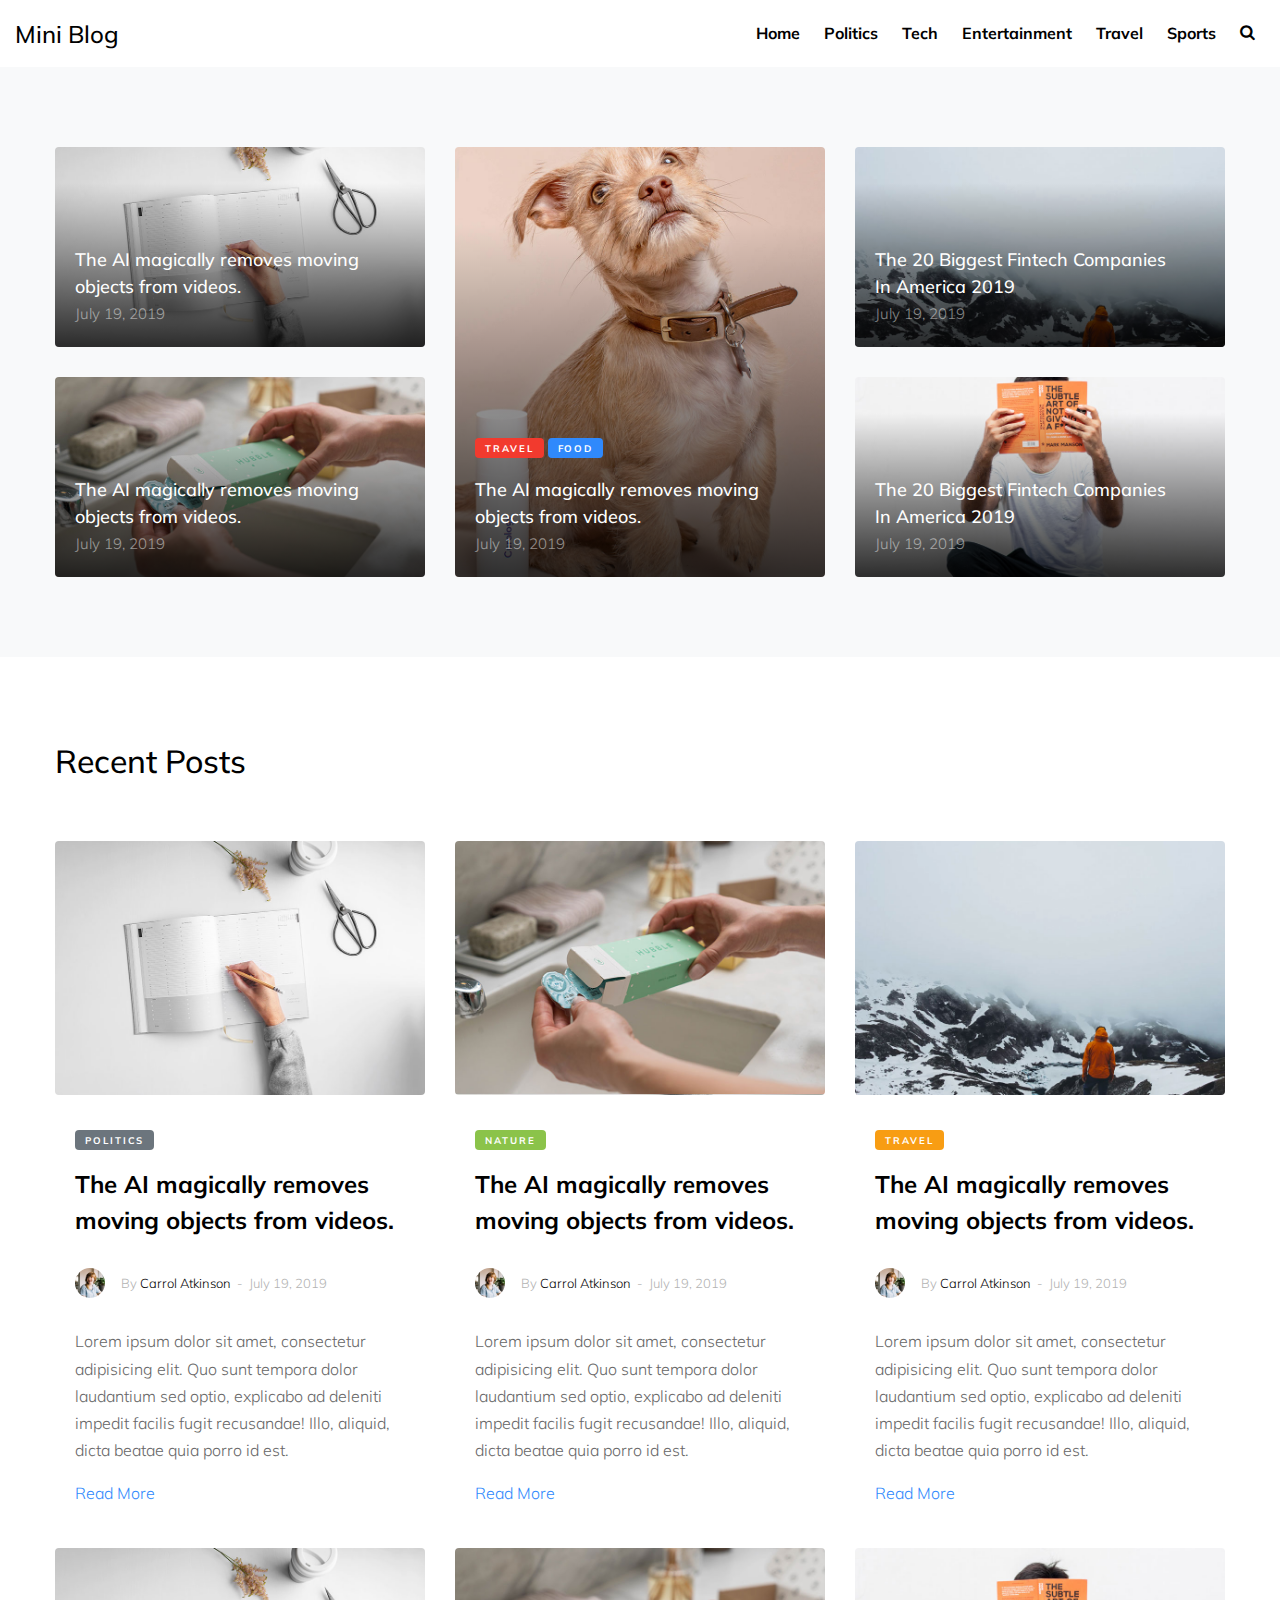
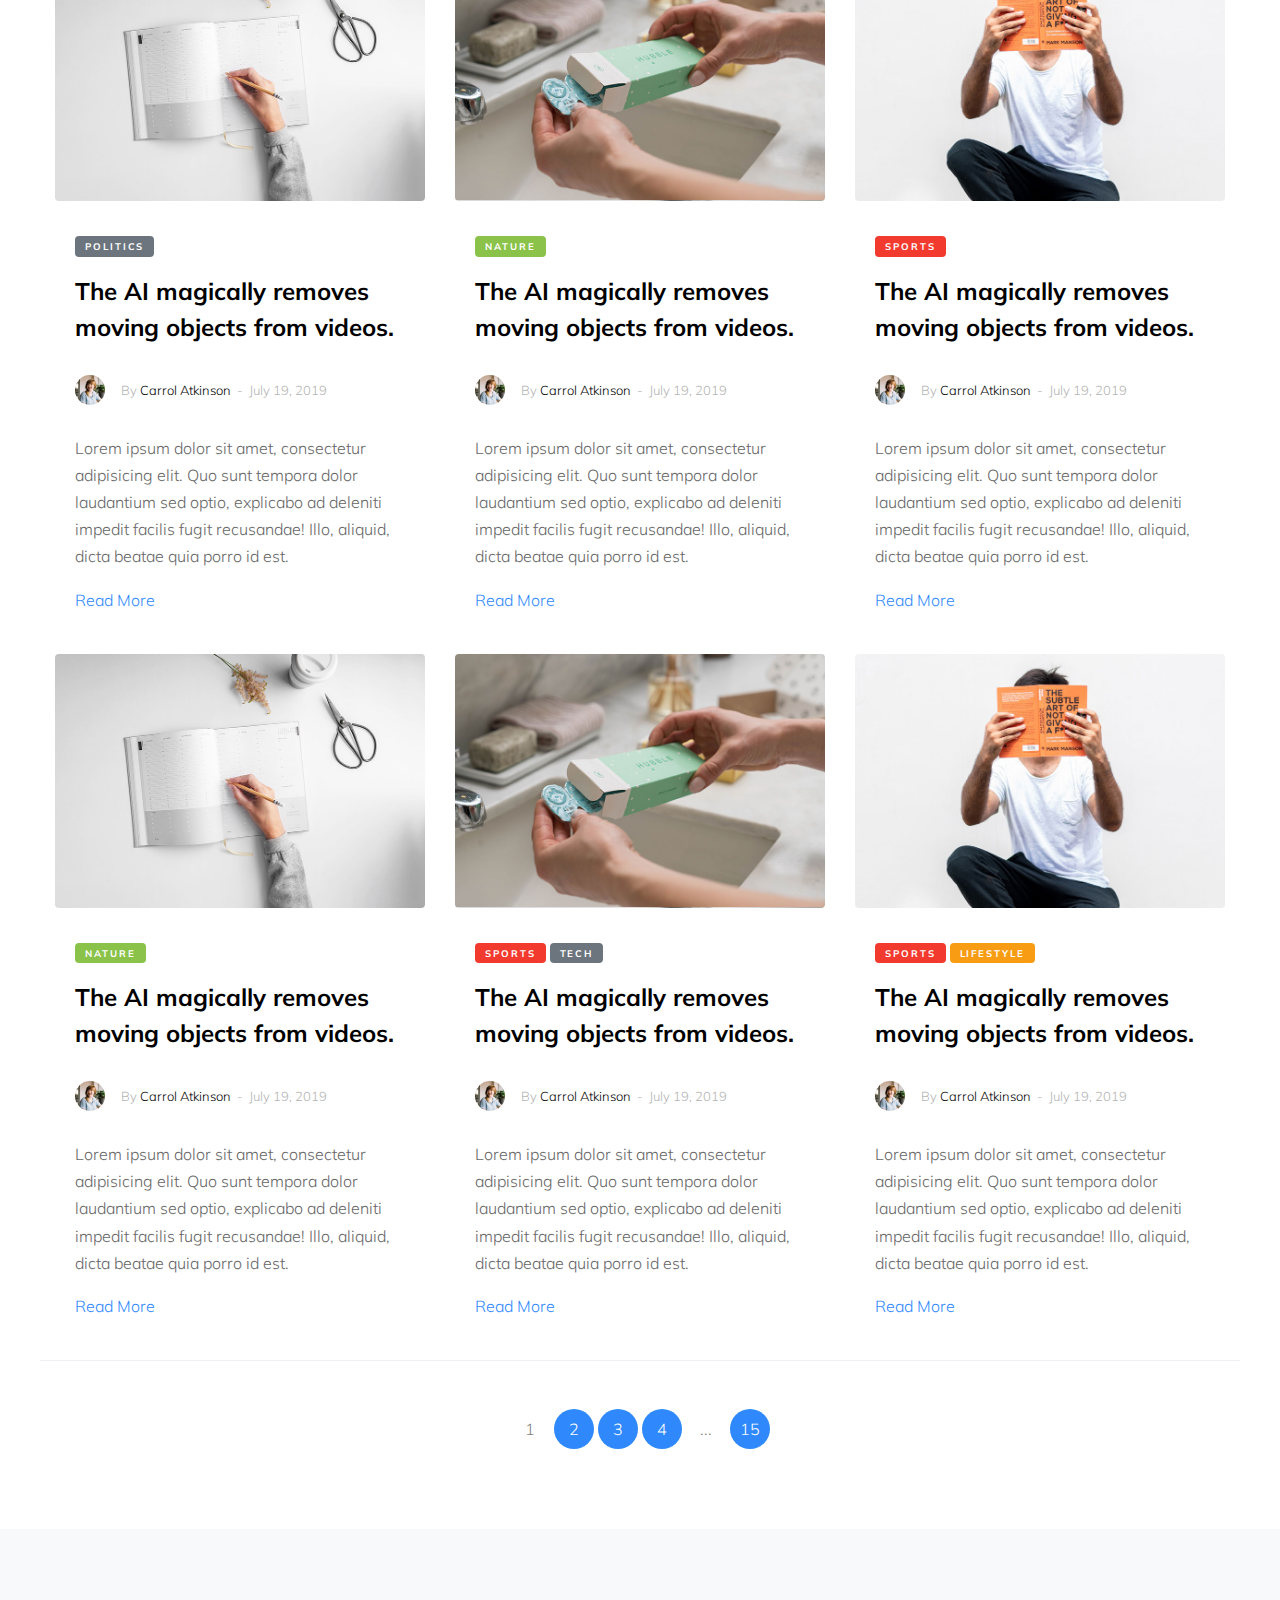
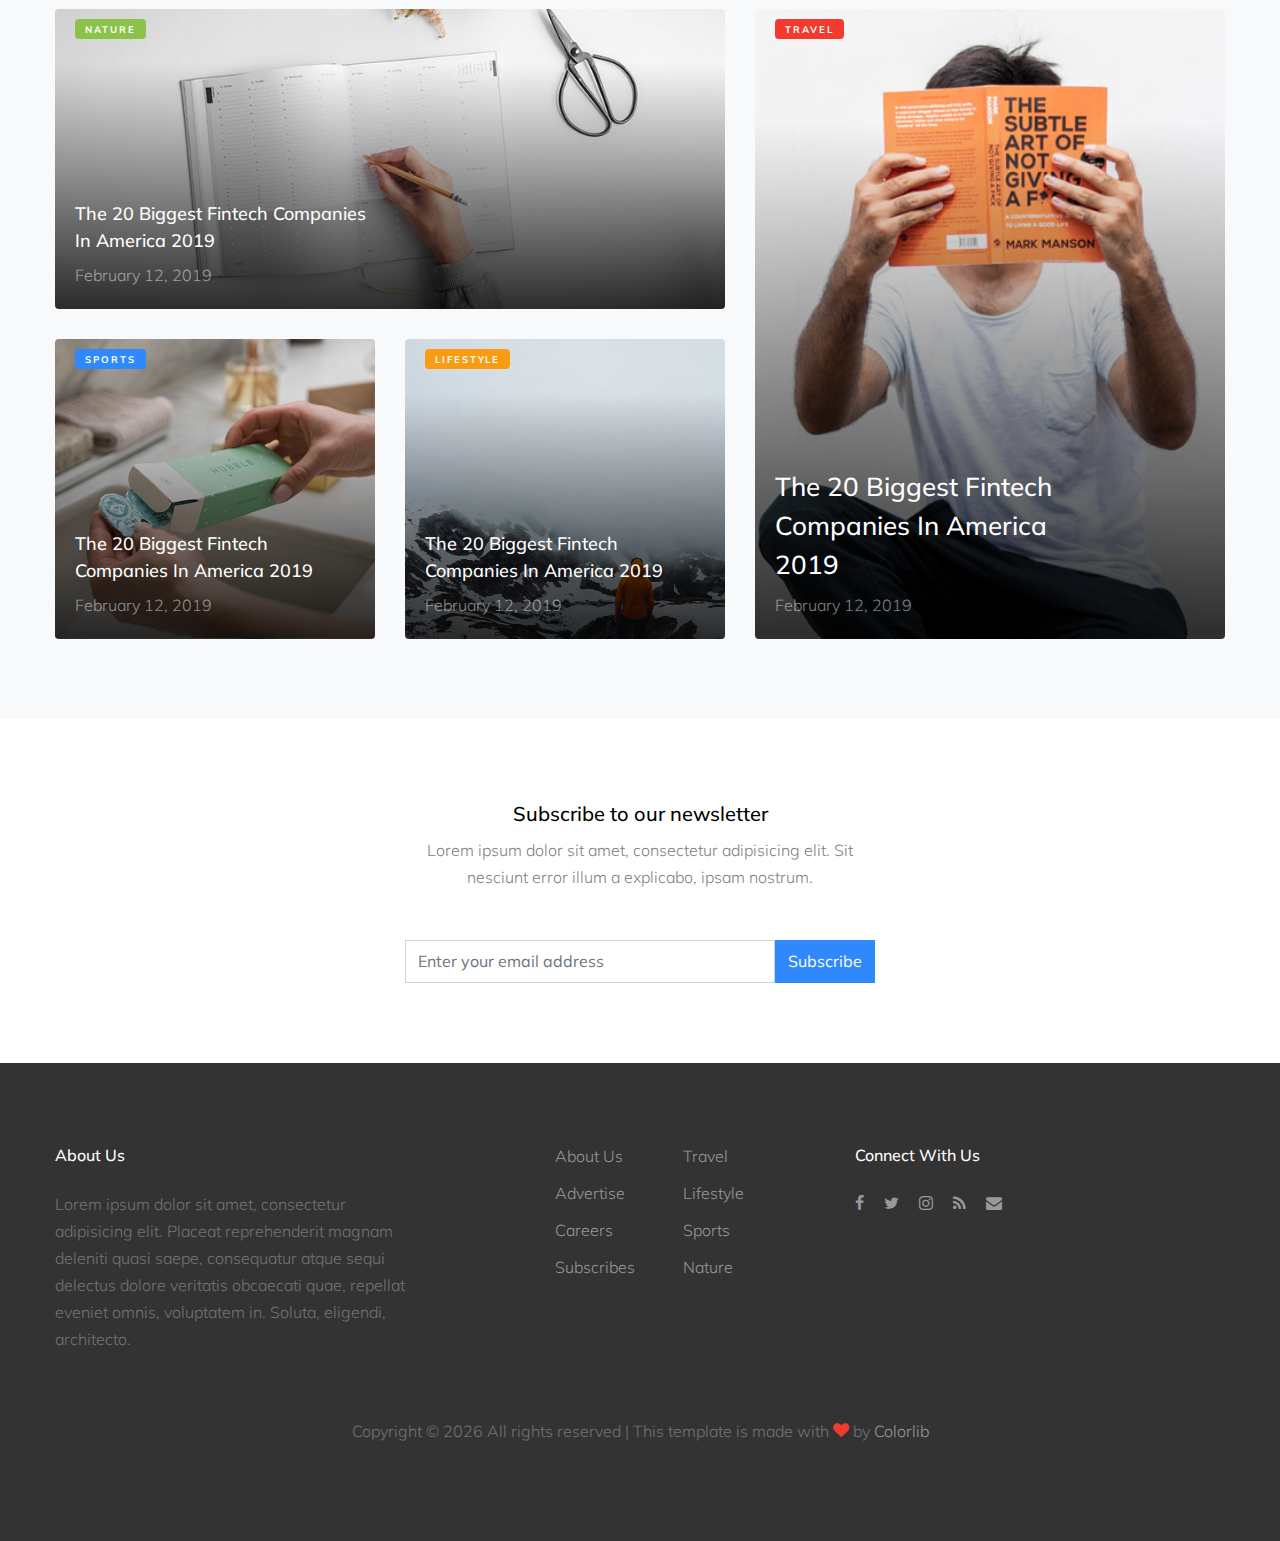
<file: index.html>
<!DOCTYPE html>
<html lang="en">
<head>
    <meta charset="UTF-8">
    <meta name="viewport" content="width=device-width, initial-scale=1.0">
    <title>Blog-IT</title>


    <!--CSS & Fonts-->
    <link href="https://fonts.googleapis.com/css?family=Muli:300,400,700|Playfair+Display:400,700,900" rel="stylesheet">
    <link rel="stylesheet" href="fonts/icomoon/style.css">
    <link rel="stylesheet" href="css/bootstrap.min.css">
    <link rel="stylesheet" href="css/magnific-popup.css">
    <link rel="stylesheet" href="css/jquery-ui.css">
    <link rel="stylesheet" href="css/owl.carousel.min.css">
    <link rel="stylesheet" href="css/owl.theme.default.min.css">
    <link rel="stylesheet" href="css/bootstrap-datepicker.css">
    <link rel="stylesheet" href="fonts/flaticon/font/flaticon.css">
    <link rel="stylesheet" href="css/aos.css">
    <link rel="stylesheet" href="css/style.css">
    
</head>
<body>
    <div class="site-wrap">

        <div class="site-mobile-menu">
          <div class="site-mobile-menu-header">
            <div class="site-mobile-menu-close mt-3">
              <span class="icon-close2 js-menu-toggle"></span>
            </div>
          </div>
          <div class="site-mobile-menu-body"></div>
        </div>
        
        <header class="site-navbar" role="banner">
          <div class="container-fluid">
            <div class="row align-items-center">
              
              <div class="col-12 search-form-wrap js-search-form">
                <form method="get" action="#">
                  <input type="text" id="s" class="form-control" placeholder="Search...">
                  <button class="search-btn" type="submit"><span class="icon-search"></span></button>
                </form>
              </div>
    
              <div class="col-4 site-logo">
                <a href="index.html" class="text-black h2 mb-0">Mini Blog</a>
              </div>
    
              <div class="col-8 text-right">
                <nav class="site-navigation" role="navigation">
                  <ul class="site-menu js-clone-nav mr-auto d-none d-lg-block mb-0">
                    <li><a href="category.html">Home</a></li>
                    <li><a href="category.html">Politics</a></li>
                    <li><a href="category.html">Tech</a></li>
                    <li><a href="category.html">Entertainment</a></li>
                    <li><a href="category.html">Travel</a></li>
                    <li><a href="category.html">Sports</a></li>
                    <li class="d-none d-lg-inline-block"><a href="#" class="js-search-toggle"><span class="icon-search"></span></a></li>
                  </ul>
                </nav>
                <a href="#" class="site-menu-toggle js-menu-toggle text-black d-inline-block d-lg-none"><span class="icon-menu h3"></span></a></div>
              </div>
    
          </div>
        </header>
        
        
        <div class="site-section bg-light">
          <div class="container">
            <div class="row align-items-stretch retro-layout-2">
              <div class="col-md-4">
                <a href="single.html" class="h-entry mb-30 v-height gradient" style="background-image: url('images/img_1.jpg');">
                  
                  <div class="text">
                    <h2>The AI magically removes moving objects from videos.</h2>
                    <span class="date">July 19, 2019</span>
                  </div>
                </a>
                <a href="single.html" class="h-entry v-height gradient" style="background-image: url('images/img_2.jpg');">
                  
                  <div class="text">
                    <h2>The AI magically removes moving objects from videos.</h2>
                    <span class="date">July 19, 2019</span>
                  </div>
                </a>
              </div>
              <div class="col-md-4">
                <a href="single.html" class="h-entry img-5 h-100 gradient" style="background-image: url('images/img_v_1.jpg');">
                  
                  <div class="text">
                    <div class="post-categories mb-3">
                      <span class="post-category bg-danger">Travel</span>
                      <span class="post-category bg-primary">Food</span>
                    </div>
                    <h2>The AI magically removes moving objects from videos.</h2>
                    <span class="date">July 19, 2019</span>
                  </div>
                </a>
              </div>
              <div class="col-md-4">
                <a href="single.html" class="h-entry mb-30 v-height gradient" style="background-image: url('images/img_3.jpg');">
                  
                  <div class="text">
                    <h2>The 20 Biggest Fintech Companies In America 2019</h2>
                    <span class="date">July 19, 2019</span>
                  </div>
                </a>
                <a href="single.html" class="h-entry v-height gradient" style="background-image: url('images/img_4.jpg');">
                  
                  <div class="text">
                    <h2>The 20 Biggest Fintech Companies In America 2019</h2>
                    <span class="date">July 19, 2019</span>
                  </div>
                </a>
              </div>
            </div>
          </div>
        </div>
    
        <div class="site-section">
          <div class="container">
            <div class="row mb-5">
              <div class="col-12">
                <h2>Recent Posts</h2>
              </div>
            </div>
            <div class="row">
              <div class="col-lg-4 mb-4">
                <div class="entry2">
                  <a href="single.html"><img src="images/img_1.jpg" alt="Image" class="img-fluid rounded"></a>
                  <div class="excerpt">
                  <span class="post-category text-white bg-secondary mb-3">Politics</span>
    
                  <h2><a href="single.html">The AI magically removes moving objects from videos.</a></h2>
                  <div class="post-meta align-items-center text-left clearfix">
                    <figure class="author-figure mb-0 mr-3 float-left"><img src="images/person_1.jpg" alt="Image" class="img-fluid"></figure>
                    <span class="d-inline-block mt-1">By <a href="#">Carrol Atkinson</a></span>
                    <span>&nbsp;-&nbsp; July 19, 2019</span>
                  </div>
                  
                    <p>Lorem ipsum dolor sit amet, consectetur adipisicing elit. Quo sunt tempora dolor laudantium sed optio, explicabo ad deleniti impedit facilis fugit recusandae! Illo, aliquid, dicta beatae quia porro id est.</p>
                    <p><a href="#">Read More</a></p>
                  </div>
                </div>
              </div>
              <div class="col-lg-4 mb-4">
                <div class="entry2">
                  <a href="single.html"><img src="images/img_2.jpg" alt="Image" class="img-fluid rounded"></a>
                  <div class="excerpt">
                  <span class="post-category text-white bg-success mb-3">Nature</span>
    
                  <h2><a href="single.html">The AI magically removes moving objects from videos.</a></h2>
                  <div class="post-meta align-items-center text-left clearfix">
                    <figure class="author-figure mb-0 mr-3 float-left"><img src="images/person_1.jpg" alt="Image" class="img-fluid"></figure>
                    <span class="d-inline-block mt-1">By <a href="#">Carrol Atkinson</a></span>
                    <span>&nbsp;-&nbsp; July 19, 2019</span>
                  </div>
                  
                    <p>Lorem ipsum dolor sit amet, consectetur adipisicing elit. Quo sunt tempora dolor laudantium sed optio, explicabo ad deleniti impedit facilis fugit recusandae! Illo, aliquid, dicta beatae quia porro id est.</p>
                    <p><a href="#">Read More</a></p>
                  </div>
                </div>
              </div>
              <div class="col-lg-4 mb-4">
                <div class="entry2">
                  <a href="single.html"><img src="images/img_3.jpg" alt="Image" class="img-fluid rounded"></a>
                  <div class="excerpt">
                  <span class="post-category text-white bg-warning mb-3">Travel</span>
    
                  <h2><a href="single.html">The AI magically removes moving objects from videos.</a></h2>
                  <div class="post-meta align-items-center text-left clearfix">
                    <figure class="author-figure mb-0 mr-3 float-left"><img src="images/person_1.jpg" alt="Image" class="img-fluid"></figure>
                    <span class="d-inline-block mt-1">By <a href="#">Carrol Atkinson</a></span>
                    <span>&nbsp;-&nbsp; July 19, 2019</span>
                  </div>
                  
                    <p>Lorem ipsum dolor sit amet, consectetur adipisicing elit. Quo sunt tempora dolor laudantium sed optio, explicabo ad deleniti impedit facilis fugit recusandae! Illo, aliquid, dicta beatae quia porro id est.</p>
                    <p><a href="#">Read More</a></p>
                  </div>
                </div>
              </div>
    
    
              <div class="col-lg-4 mb-4">
                <div class="entry2">
                  <a href="single.html"><img src="images/img_1.jpg" alt="Image" class="img-fluid rounded"></a>
                  <div class="excerpt">
                  <span class="post-category text-white bg-secondary mb-3">Politics</span>
    
                  <h2><a href="single.html">The AI magically removes moving objects from videos.</a></h2>
                  <div class="post-meta align-items-center text-left clearfix">
                    <figure class="author-figure mb-0 mr-3 float-left"><img src="images/person_1.jpg" alt="Image" class="img-fluid"></figure>
                    <span class="d-inline-block mt-1">By <a href="#">Carrol Atkinson</a></span>
                    <span>&nbsp;-&nbsp; July 19, 2019</span>
                  </div>
                  
                    <p>Lorem ipsum dolor sit amet, consectetur adipisicing elit. Quo sunt tempora dolor laudantium sed optio, explicabo ad deleniti impedit facilis fugit recusandae! Illo, aliquid, dicta beatae quia porro id est.</p>
                    <p><a href="#">Read More</a></p>
                  </div>
                </div>
              </div>
              <div class="col-lg-4 mb-4">
                <div class="entry2">
                  <a href="single.html"><img src="images/img_2.jpg" alt="Image" class="img-fluid rounded"></a>
                  <div class="excerpt">
                  <span class="post-category text-white bg-success mb-3">Nature</span>
    
                  <h2><a href="single.html">The AI magically removes moving objects from videos.</a></h2>
                  <div class="post-meta align-items-center text-left clearfix">
                    <figure class="author-figure mb-0 mr-3 float-left"><img src="images/person_1.jpg" alt="Image" class="img-fluid"></figure>
                    <span class="d-inline-block mt-1">By <a href="#">Carrol Atkinson</a></span>
                    <span>&nbsp;-&nbsp; July 19, 2019</span>
                  </div>
                  
                    <p>Lorem ipsum dolor sit amet, consectetur adipisicing elit. Quo sunt tempora dolor laudantium sed optio, explicabo ad deleniti impedit facilis fugit recusandae! Illo, aliquid, dicta beatae quia porro id est.</p>
                    <p><a href="#">Read More</a></p>
                  </div>
                </div>
              </div>
              <div class="col-lg-4 mb-4">
                <div class="entry2">
                  <a href="single.html"><img src="images/img_4.jpg" alt="Image" class="img-fluid rounded"></a>
                  <div class="excerpt">
                  <span class="post-category text-white bg-danger mb-3">Sports</span>
    
                  <h2><a href="single.html">The AI magically removes moving objects from videos.</a></h2>
                  <div class="post-meta align-items-center text-left clearfix">
                    <figure class="author-figure mb-0 mr-3 float-left"><img src="images/person_1.jpg" alt="Image" class="img-fluid"></figure>
                    <span class="d-inline-block mt-1">By <a href="#">Carrol Atkinson</a></span>
                    <span>&nbsp;-&nbsp; July 19, 2019</span>
                  </div>
                  
                    <p>Lorem ipsum dolor sit amet, consectetur adipisicing elit. Quo sunt tempora dolor laudantium sed optio, explicabo ad deleniti impedit facilis fugit recusandae! Illo, aliquid, dicta beatae quia porro id est.</p>
                    <p><a href="#">Read More</a></p>
                  </div>
                </div>
              </div>
    
    
              <div class="col-lg-4 mb-4">
                <div class="entry2">
                  <a href="single.html"><img src="images/img_1.jpg" alt="Image" class="img-fluid rounded"></a>
                  <div class="excerpt">
                  <span class="post-category text-white bg-success mb-3">Nature</span>
    
                  <h2><a href="single.html">The AI magically removes moving objects from videos.</a></h2>
                  <div class="post-meta align-items-center text-left clearfix">
                    <figure class="author-figure mb-0 mr-3 float-left"><img src="images/person_1.jpg" alt="Image" class="img-fluid"></figure>
                    <span class="d-inline-block mt-1">By <a href="#">Carrol Atkinson</a></span>
                    <span>&nbsp;-&nbsp; July 19, 2019</span>
                  </div>
                  
                    <p>Lorem ipsum dolor sit amet, consectetur adipisicing elit. Quo sunt tempora dolor laudantium sed optio, explicabo ad deleniti impedit facilis fugit recusandae! Illo, aliquid, dicta beatae quia porro id est.</p>
                    <p><a href="#">Read More</a></p>
                  </div>
                </div>
              </div>
              <div class="col-lg-4 mb-4">
                <div class="entry2">
                  <a href="single.html"><img src="images/img_2.jpg" alt="Image" class="img-fluid rounded"></a>
                  <div class="excerpt">
                  <span class="post-category text-white bg-danger mb-3">Sports</span>
                  <span class="post-category text-white bg-secondary mb-3">Tech</span>
    
                  <h2><a href="single.html">The AI magically removes moving objects from videos.</a></h2>
                  <div class="post-meta align-items-center text-left clearfix">
                    <figure class="author-figure mb-0 mr-3 float-left"><img src="images/person_1.jpg" alt="Image" class="img-fluid"></figure>
                    <span class="d-inline-block mt-1">By <a href="#">Carrol Atkinson</a></span>
                    <span>&nbsp;-&nbsp; July 19, 2019</span>
                  </div>
                    <p>Lorem ipsum dolor sit amet, consectetur adipisicing elit. Quo sunt tempora dolor laudantium sed optio, explicabo ad deleniti impedit facilis fugit recusandae! Illo, aliquid, dicta beatae quia porro id est.</p>
                    <p><a href="#">Read More</a></p>
                  </div>
                </div>
              </div>
              <div class="col-lg-4 mb-4">
                <div class="entry2">
                  <a href="single.html"><img src="images/img_4.jpg" alt="Image" class="img-fluid rounded"></a>
                  <div class="excerpt">
                  <span class="post-category text-white bg-danger mb-3">Sports</span>
                  <span class="post-category text-white bg-warning mb-3">Lifestyle</span>
    
                  <h2><a href="single.html">The AI magically removes moving objects from videos.</a></h2>
                  <div class="post-meta align-items-center text-left clearfix">
                    <figure class="author-figure mb-0 mr-3 float-left"><img src="images/person_1.jpg" alt="Image" class="img-fluid"></figure>
                    <span class="d-inline-block mt-1">By <a href="#">Carrol Atkinson</a></span>
                    <span>&nbsp;-&nbsp; July 19, 2019</span>
                  </div>
                  
                    <p>Lorem ipsum dolor sit amet, consectetur adipisicing elit. Quo sunt tempora dolor laudantium sed optio, explicabo ad deleniti impedit facilis fugit recusandae! Illo, aliquid, dicta beatae quia porro id est.</p>
                    <p><a href="#">Read More</a></p>
                  </div>
                </div>
              </div>
            </div>
            <div class="row text-center pt-5 border-top">
              <div class="col-md-12">
                <div class="custom-pagination">
                  <span>1</span>
                  <a href="#">2</a>
                  <a href="#">3</a>
                  <a href="#">4</a>
                  <span>...</span>
                  <a href="#">15</a>
                </div>
              </div>
            </div>
          </div>
        </div>
    
        <div class="site-section bg-light">
          <div class="container">
    
            <div class="row align-items-stretch retro-layout">
              
              <div class="col-md-5 order-md-2">
                <a href="single.html" class="hentry img-1 h-100 gradient" style="background-image: url('images/img_4.jpg');">
                  <span class="post-category text-white bg-danger">Travel</span>
                  <div class="text">
                    <h2>The 20 Biggest Fintech Companies In America 2019</h2>
                    <span>February 12, 2019</span>
                  </div>
                </a>
              </div>
    
              <div class="col-md-7">
                
                <a href="single.html" class="hentry img-2 v-height mb30 gradient" style="background-image: url('images/img_1.jpg');">
                  <span class="post-category text-white bg-success">Nature</span>
                  <div class="text text-sm">
                    <h2>The 20 Biggest Fintech Companies In America 2019</h2>
                    <span>February 12, 2019</span>
                  </div>
                </a>
                
                <div class="two-col d-block d-md-flex">
                  <a href="single.html" class="hentry v-height img-2 gradient" style="background-image: url('images/img_2.jpg');">
                    <span class="post-category text-white bg-primary">Sports</span>
                    <div class="text text-sm">
                      <h2>The 20 Biggest Fintech Companies In America 2019</h2>
                      <span>February 12, 2019</span>
                    </div>
                  </a>
                  <a href="single.html" class="hentry v-height img-2 ml-auto gradient" style="background-image: url('images/img_3.jpg');">
                    <span class="post-category text-white bg-warning">Lifestyle</span>
                    <div class="text text-sm">
                      <h2>The 20 Biggest Fintech Companies In America 2019</h2>
                      <span>February 12, 2019</span>
                    </div>
                  </a>
                </div>  
                
              </div>
            </div>
    
          </div>
        </div>
    
    
        <div class="site-section bg-lightx">
          <div class="container">
            <div class="row justify-content-center text-center">
              <div class="col-md-5">
                <div class="subscribe-1 ">
                  <h2>Subscribe to our newsletter</h2>
                  <p class="mb-5">Lorem ipsum dolor sit amet, consectetur adipisicing elit. Sit nesciunt error illum a explicabo, ipsam nostrum.</p>
                  <form action="#" class="d-flex">
                    <input type="text" class="form-control" placeholder="Enter your email address">
                    <input type="submit" class="btn btn-primary" value="Subscribe">
                  </form>
                </div>
              </div>
            </div>
          </div>
        </div>
        
        
        <div class="site-footer">
          <div class="container">
            <div class="row mb-5">
              <div class="col-md-4">
                <h3 class="footer-heading mb-4">About Us</h3>
                <p>Lorem ipsum dolor sit amet, consectetur adipisicing elit. Placeat reprehenderit magnam deleniti quasi saepe, consequatur atque sequi delectus dolore veritatis obcaecati quae, repellat eveniet omnis, voluptatem in. Soluta, eligendi, architecto.</p>
              </div>
              <div class="col-md-3 ml-auto">
                <!-- <h3 class="footer-heading mb-4">Navigation</h3> -->
                <ul class="list-unstyled float-left mr-5">
                  <li><a href="#">About Us</a></li>
                  <li><a href="#">Advertise</a></li>
                  <li><a href="#">Careers</a></li>
                  <li><a href="#">Subscribes</a></li>
                </ul>
                <ul class="list-unstyled float-left">
                  <li><a href="#">Travel</a></li>
                  <li><a href="#">Lifestyle</a></li>
                  <li><a href="#">Sports</a></li>
                  <li><a href="#">Nature</a></li>
                </ul>
              </div>
              <div class="col-md-4">
                
    
                <div>
                  <h3 class="footer-heading mb-4">Connect With Us</h3>
                  <p>
                    <a href="#"><span class="icon-facebook pt-2 pr-2 pb-2 pl-0"></span></a>
                    <a href="#"><span class="icon-twitter p-2"></span></a>
                    <a href="#"><span class="icon-instagram p-2"></span></a>
                    <a href="#"><span class="icon-rss p-2"></span></a>
                    <a href="#"><span class="icon-envelope p-2"></span></a>
                  </p>
                </div>
              </div>
            </div>
            <div class="row">
              <div class="col-12 text-center">
                <p>
                  <!-- Link back to Colorlib can't be removed. Template is licensed under CC BY 3.0. -->
                  Copyright &copy; <script>document.write(new Date().getFullYear());</script> All rights reserved | This template is made with <i class="icon-heart text-danger" aria-hidden="true"></i> by <a href="https://colorlib.com" target="_blank" >Colorlib</a>
                  <!-- Link back to Colorlib can't be removed. Template is licensed under CC BY 3.0. -->
                  </p>
              </div>
            </div>
          </div>
        </div>
        
    </div>

    <script src="js/jquery-3.3.1.min.js"></script>
    <script src="js/jquery-migrate-3.0.1.min.js"></script>
    <script src="js/jquery-ui.js"></script>
    <script src="js/popper.min.js"></script>
    <script src="js/bootstrap.min.js"></script>
    <script src="js/owl.carousel.min.js"></script>
    <script src="js/jquery.stellar.min.js"></script>
    <script src="js/jquery.countdown.min.js"></script>
    <script src="js/jquery.magnific-popup.min.js"></script>
    <script src="js/bootstrap-datepicker.min.js"></script>
    <script src="js/aos.js"></script>

    <script src="js/main.js"></script>
</body>
</html>
</file>
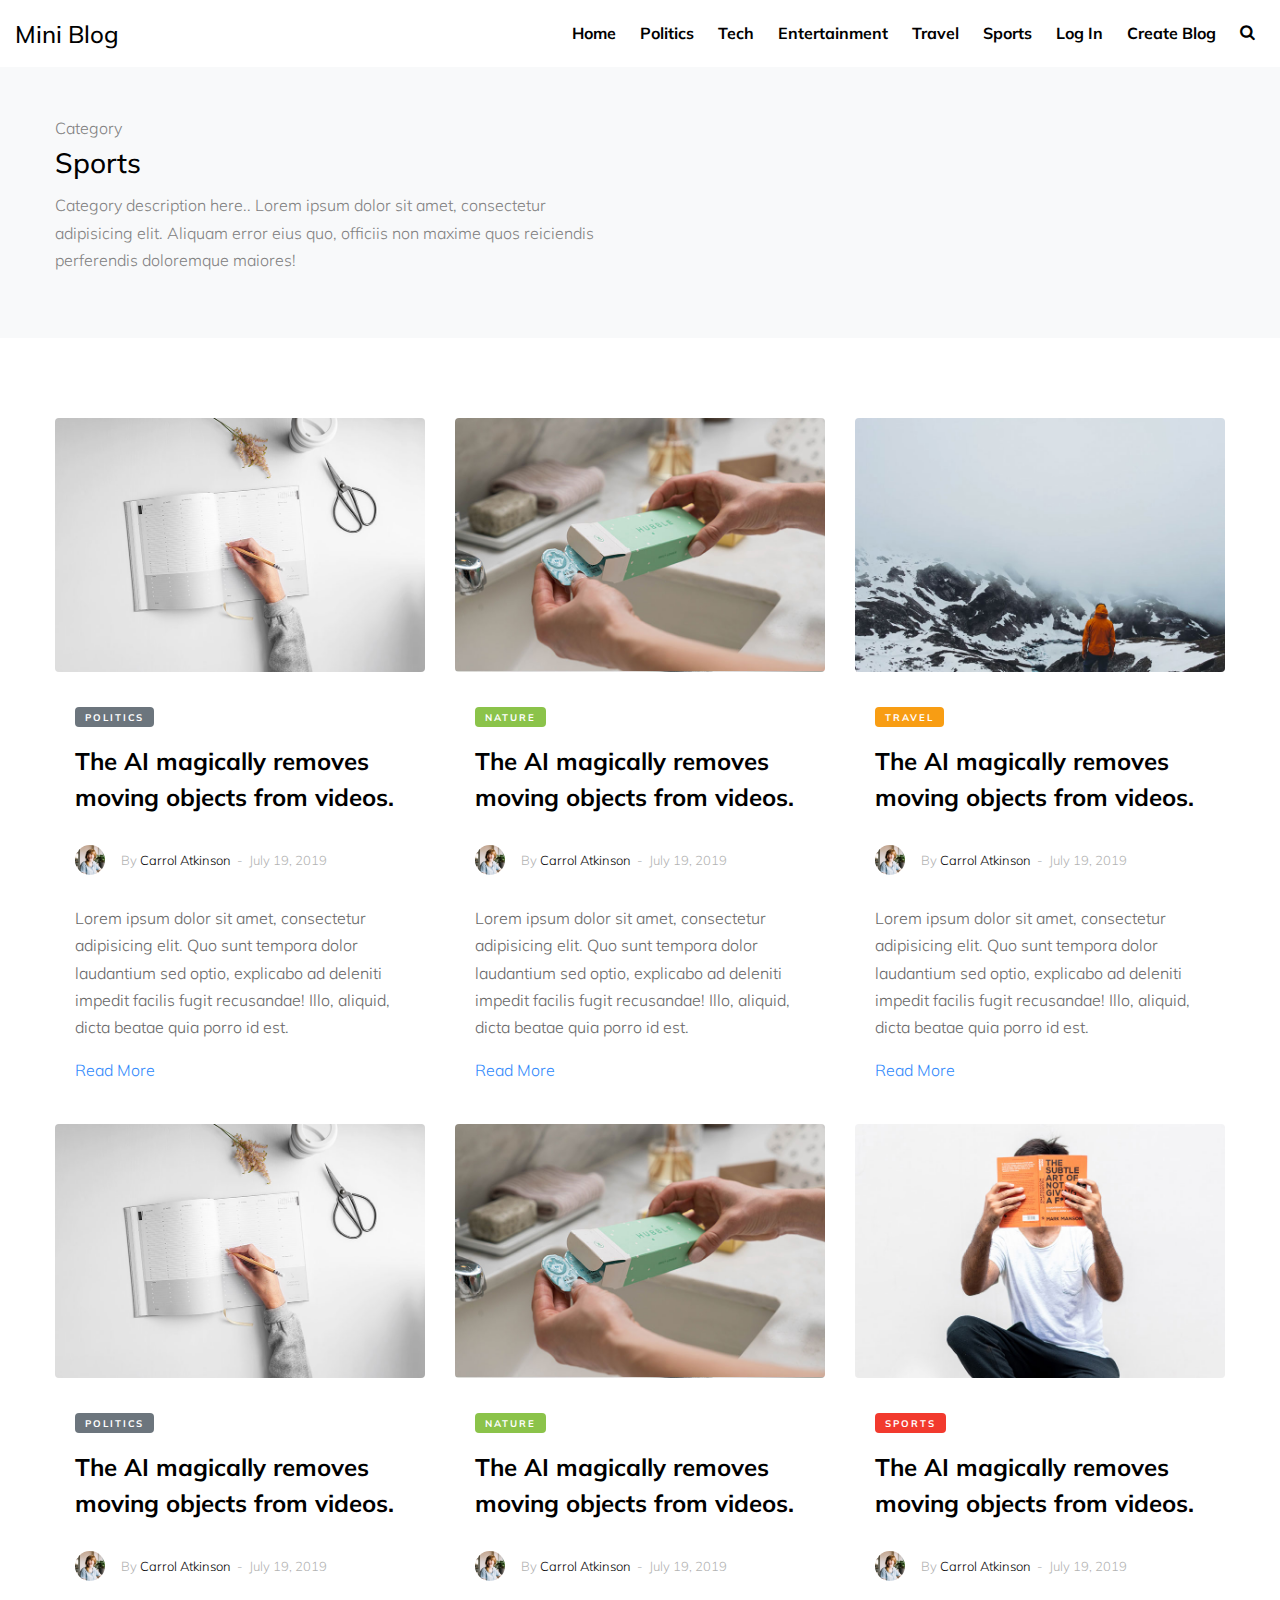
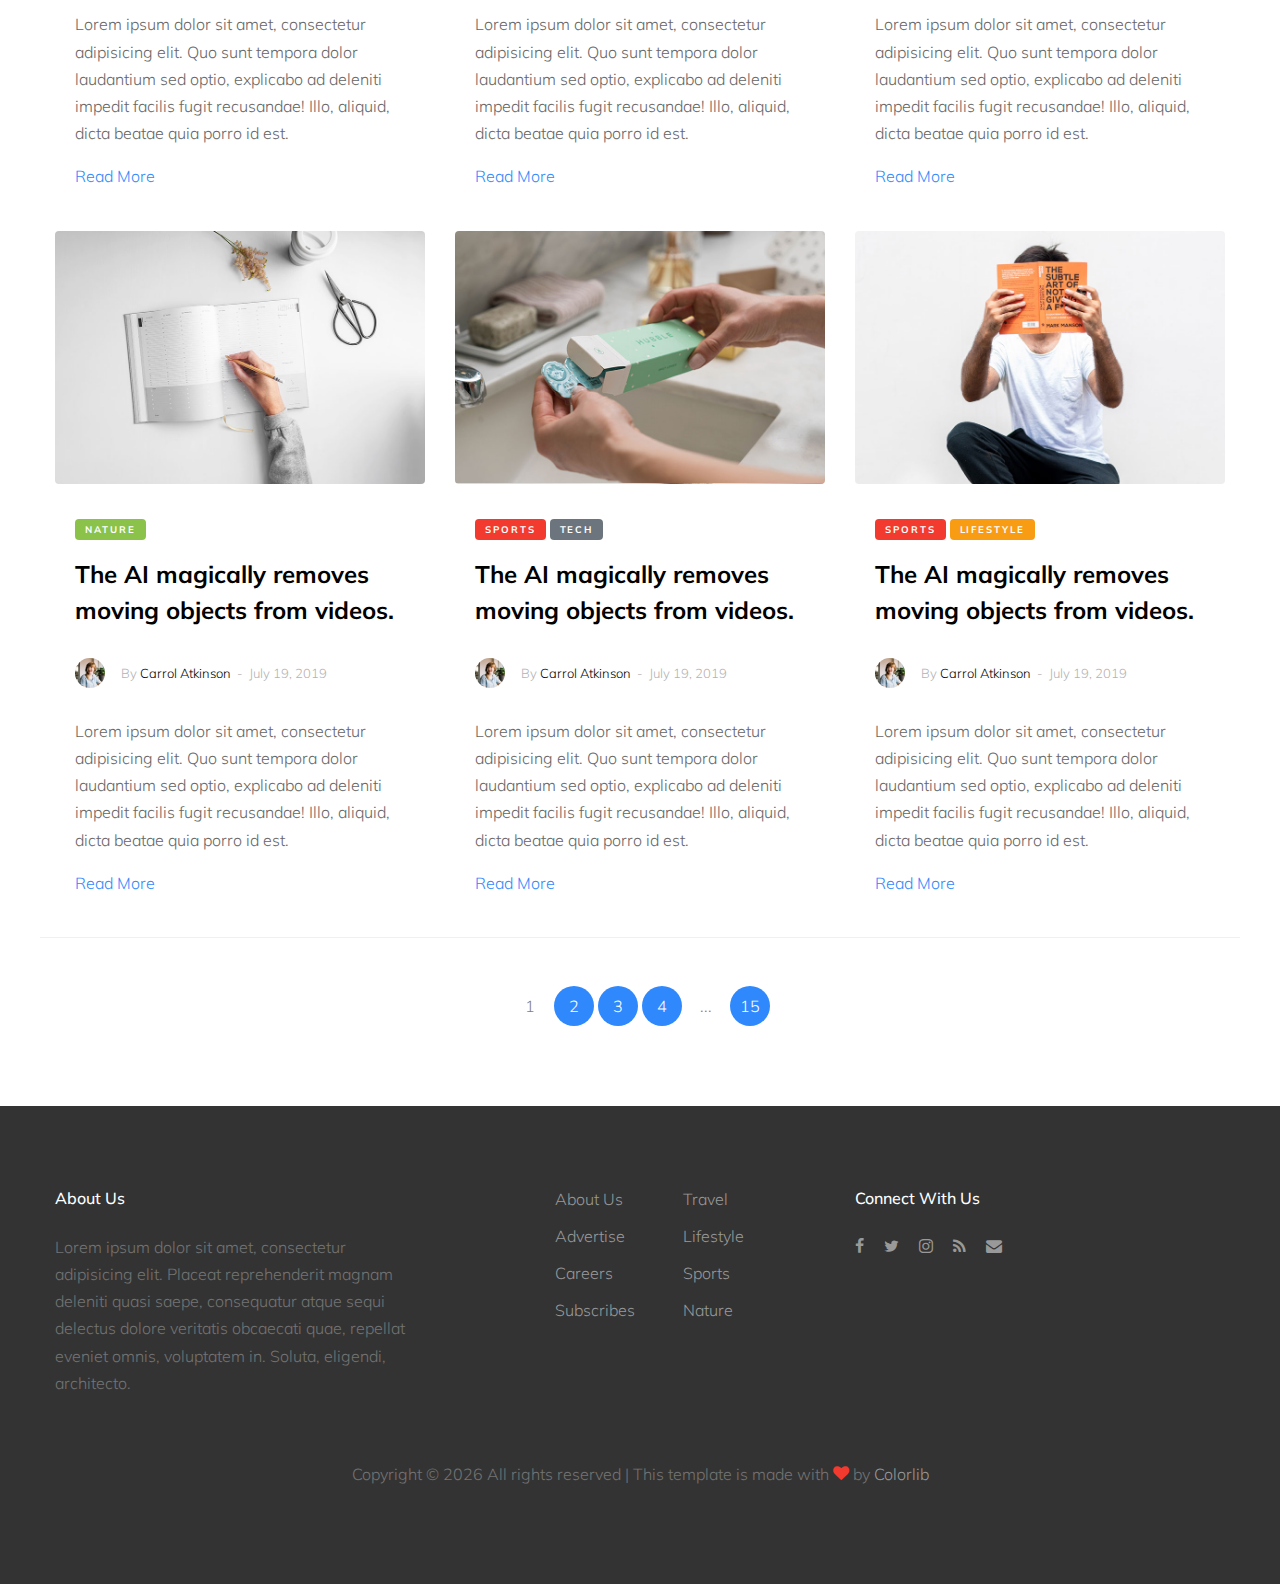
<file: category.html>
<!DOCTYPE html>
<html lang="en">
  <head>
    <title>Mini Blog</title>
    <meta charset="utf-8">
    <meta name="viewport" content="width=device-width, initial-scale=1, shrink-to-fit=no">

    <link href="https://fonts.googleapis.com/css?family=Muli:300,400,700|Playfair+Display:400,700,900" rel="stylesheet">

    <link rel="stylesheet" href="fonts/icomoon/style.css">
    <link rel="stylesheet" href="css/bootstrap.min.css">
    <link rel="stylesheet" href="css/magnific-popup.css">
    <link rel="stylesheet" href="css/jquery-ui.css">
    <link rel="stylesheet" href="css/owl.carousel.min.css">
    <link rel="stylesheet" href="css/owl.theme.default.min.css">
    <link rel="stylesheet" href="css/bootstrap-datepicker.css">
    <link rel="stylesheet" href="fonts/flaticon/font/flaticon.css">
    <link rel="stylesheet" href="css/aos.css">

    <link rel="stylesheet" href="css/style.css">
  </head>
  <body>
  
  <div class="site-wrap">

    <div class="site-mobile-menu">
      <div class="site-mobile-menu-header">
        <div class="site-mobile-menu-close mt-3">
          <span class="icon-close2 js-menu-toggle"></span>
        </div>
      </div>
      <div class="site-mobile-menu-body"></div>
    </div>
    
    <header class="site-navbar" role="banner">
      <div class="container-fluid">
        <div class="row align-items-center">
          
          <div class="col-12 search-form-wrap js-search-form">
            <form method="get" action="#">
              <input type="text" id="s" class="form-control" placeholder="Search...">
              <button class="search-btn" type="submit"><span class="icon-search"></span></button>
            </form>
          </div>

          <div class="col-4 site-logo">
            <a href="index.html" class="text-black h2 mb-0">Mini Blog</a>
          </div>

          <div class="col-8 text-right">
            <nav class="site-navigation" role="navigation">
              <ul class="site-menu js-clone-nav mr-auto d-none d-lg-block mb-0">
                  <li><a href="index.php">Home</a></li>
                  <li><a href="category.html">Politics</a></li>
                  <li><a href="category.html">Tech</a></li>
                  <li><a href="category.html">Entertainment</a></li>
                  <li><a href="category.html">Travel</a></li>
                  <li><a href="category.html">Sports</a></li>
                  <li><a href="login.php">Log In</a></li>
                  <li><a href="compose.php">Create Blog</a></li>
                <li class="d-none d-lg-inline-block"><a href="#" class="js-search-toggle"><span class="icon-search"></span></a></li>
              </ul>
            </nav>
            <a href="#" class="site-menu-toggle js-menu-toggle text-black d-inline-block d-lg-none"><span class="icon-menu h3"></span></a></div>
          </div>

      </div>
    </header>
    
    
    <div class="py-5 bg-light">
      <div class="container">
        <div class="row">
          <div class="col-md-6">
            <span>Category</span>
            <h3>Sports</h3>
            <p>Category description here.. Lorem ipsum dolor sit amet, consectetur adipisicing elit. Aliquam error eius quo, officiis non maxime quos reiciendis perferendis doloremque maiores!</p>
          </div>
        </div>
      </div>
    </div>

    <div class="site-section bg-white">
      <div class="container">
        <div class="row">
          <div class="col-lg-4 mb-4">
            <div class="entry2">
              <a href="single.html"><img src="images/img_1.jpg" alt="Image" class="img-fluid rounded"></a>
              <div class="excerpt">
              <span class="post-category text-white bg-secondary mb-3">Politics</span>

              <h2><a href="single.html">The AI magically removes moving objects from videos.</a></h2>
              <div class="post-meta align-items-center text-left clearfix">
                <figure class="author-figure mb-0 mr-3 float-left"><img src="images/person_1.jpg" alt="Image" class="img-fluid"></figure>
                <span class="d-inline-block mt-1">By <a href="#">Carrol Atkinson</a></span>
                <span>&nbsp;-&nbsp; July 19, 2019</span>
              </div>
              
                <p>Lorem ipsum dolor sit amet, consectetur adipisicing elit. Quo sunt tempora dolor laudantium sed optio, explicabo ad deleniti impedit facilis fugit recusandae! Illo, aliquid, dicta beatae quia porro id est.</p>
                <p><a href="#">Read More</a></p>
              </div>
            </div>
          </div>
          <div class="col-lg-4 mb-4">
            <div class="entry2">
              <a href="single.html"><img src="images/img_2.jpg" alt="Image" class="img-fluid rounded"></a>
              <div class="excerpt">
              <span class="post-category text-white bg-success mb-3">Nature</span>

              <h2><a href="single.html">The AI magically removes moving objects from videos.</a></h2>
              <div class="post-meta align-items-center text-left clearfix">
                <figure class="author-figure mb-0 mr-3 float-left"><img src="images/person_1.jpg" alt="Image" class="img-fluid"></figure>
                <span class="d-inline-block mt-1">By <a href="#">Carrol Atkinson</a></span>
                <span>&nbsp;-&nbsp; July 19, 2019</span>
              </div>
              
                <p>Lorem ipsum dolor sit amet, consectetur adipisicing elit. Quo sunt tempora dolor laudantium sed optio, explicabo ad deleniti impedit facilis fugit recusandae! Illo, aliquid, dicta beatae quia porro id est.</p>
                <p><a href="#">Read More</a></p>
              </div>
            </div>
          </div>
          <div class="col-lg-4 mb-4">
            <div class="entry2">
              <a href="single.html"><img src="images/img_3.jpg" alt="Image" class="img-fluid rounded"></a>
              <div class="excerpt">
              <span class="post-category text-white bg-warning mb-3">Travel</span>

              <h2><a href="single.html">The AI magically removes moving objects from videos.</a></h2>
              <div class="post-meta align-items-center text-left clearfix">
                <figure class="author-figure mb-0 mr-3 float-left"><img src="images/person_1.jpg" alt="Image" class="img-fluid"></figure>
                <span class="d-inline-block mt-1">By <a href="#">Carrol Atkinson</a></span>
                <span>&nbsp;-&nbsp; July 19, 2019</span>
              </div>
              
                <p>Lorem ipsum dolor sit amet, consectetur adipisicing elit. Quo sunt tempora dolor laudantium sed optio, explicabo ad deleniti impedit facilis fugit recusandae! Illo, aliquid, dicta beatae quia porro id est.</p>
                <p><a href="#">Read More</a></p>
              </div>
            </div>
          </div>


          <div class="col-lg-4 mb-4">
            <div class="entry2">
              <a href="single.html"><img src="images/img_1.jpg" alt="Image" class="img-fluid rounded"></a>
              <div class="excerpt">
              <span class="post-category text-white bg-secondary mb-3">Politics</span>

              <h2><a href="single.html">The AI magically removes moving objects from videos.</a></h2>
              <div class="post-meta align-items-center text-left clearfix">
                <figure class="author-figure mb-0 mr-3 float-left"><img src="images/person_1.jpg" alt="Image" class="img-fluid"></figure>
                <span class="d-inline-block mt-1">By <a href="#">Carrol Atkinson</a></span>
                <span>&nbsp;-&nbsp; July 19, 2019</span>
              </div>
              
                <p>Lorem ipsum dolor sit amet, consectetur adipisicing elit. Quo sunt tempora dolor laudantium sed optio, explicabo ad deleniti impedit facilis fugit recusandae! Illo, aliquid, dicta beatae quia porro id est.</p>
                <p><a href="#">Read More</a></p>
              </div>
            </div>
          </div>
          <div class="col-lg-4 mb-4">
            <div class="entry2">
              <a href="single.html"><img src="images/img_2.jpg" alt="Image" class="img-fluid rounded"></a>
              <div class="excerpt">
              <span class="post-category text-white bg-success mb-3">Nature</span>

              <h2><a href="single.html">The AI magically removes moving objects from videos.</a></h2>
              <div class="post-meta align-items-center text-left clearfix">
                <figure class="author-figure mb-0 mr-3 float-left"><img src="images/person_1.jpg" alt="Image" class="img-fluid"></figure>
                <span class="d-inline-block mt-1">By <a href="#">Carrol Atkinson</a></span>
                <span>&nbsp;-&nbsp; July 19, 2019</span>
              </div>
              
                <p>Lorem ipsum dolor sit amet, consectetur adipisicing elit. Quo sunt tempora dolor laudantium sed optio, explicabo ad deleniti impedit facilis fugit recusandae! Illo, aliquid, dicta beatae quia porro id est.</p>
                <p><a href="#">Read More</a></p>
              </div>
            </div>
          </div>
          <div class="col-lg-4 mb-4">
            <div class="entry2">
              <a href="single.html"><img src="images/img_4.jpg" alt="Image" class="img-fluid rounded"></a>
              <div class="excerpt">
              <span class="post-category text-white bg-danger mb-3">Sports</span>

              <h2><a href="single.html">The AI magically removes moving objects from videos.</a></h2>
              <div class="post-meta align-items-center text-left clearfix">
                <figure class="author-figure mb-0 mr-3 float-left"><img src="images/person_1.jpg" alt="Image" class="img-fluid"></figure>
                <span class="d-inline-block mt-1">By <a href="#">Carrol Atkinson</a></span>
                <span>&nbsp;-&nbsp; July 19, 2019</span>
              </div>
              
                <p>Lorem ipsum dolor sit amet, consectetur adipisicing elit. Quo sunt tempora dolor laudantium sed optio, explicabo ad deleniti impedit facilis fugit recusandae! Illo, aliquid, dicta beatae quia porro id est.</p>
                <p><a href="#">Read More</a></p>
              </div>
            </div>
          </div>


          <div class="col-lg-4 mb-4">
            <div class="entry2">
              <a href="single.html"><img src="images/img_1.jpg" alt="Image" class="img-fluid rounded"></a>
              <div class="excerpt">
              <span class="post-category text-white bg-success mb-3">Nature</span>

              <h2><a href="single.html">The AI magically removes moving objects from videos.</a></h2>
              <div class="post-meta align-items-center text-left clearfix">
                <figure class="author-figure mb-0 mr-3 float-left"><img src="images/person_1.jpg" alt="Image" class="img-fluid"></figure>
                <span class="d-inline-block mt-1">By <a href="#">Carrol Atkinson</a></span>
                <span>&nbsp;-&nbsp; July 19, 2019</span>
              </div>
              
                <p>Lorem ipsum dolor sit amet, consectetur adipisicing elit. Quo sunt tempora dolor laudantium sed optio, explicabo ad deleniti impedit facilis fugit recusandae! Illo, aliquid, dicta beatae quia porro id est.</p>
                <p><a href="#">Read More</a></p>
              </div>
            </div>
          </div>
          <div class="col-lg-4 mb-4">
            <div class="entry2">
              <a href="single.html"><img src="images/img_2.jpg" alt="Image" class="img-fluid rounded"></a>
              <div class="excerpt">
              <span class="post-category text-white bg-danger mb-3">Sports</span>
              <span class="post-category text-white bg-secondary mb-3">Tech</span>

              <h2><a href="single.html">The AI magically removes moving objects from videos.</a></h2>
              <div class="post-meta align-items-center text-left clearfix">
                <figure class="author-figure mb-0 mr-3 float-left"><img src="images/person_1.jpg" alt="Image" class="img-fluid"></figure>
                <span class="d-inline-block mt-1">By <a href="#">Carrol Atkinson</a></span>
                <span>&nbsp;-&nbsp; July 19, 2019</span>
              </div>
                <p>Lorem ipsum dolor sit amet, consectetur adipisicing elit. Quo sunt tempora dolor laudantium sed optio, explicabo ad deleniti impedit facilis fugit recusandae! Illo, aliquid, dicta beatae quia porro id est.</p>
                <p><a href="#">Read More</a></p>
              </div>
            </div>
          </div>
          <div class="col-lg-4 mb-4">
            <div class="entry2">
              <a href="single.html"><img src="images/img_4.jpg" alt="Image" class="img-fluid rounded"></a>
              <div class="excerpt">
              <span class="post-category text-white bg-danger mb-3">Sports</span>
              <span class="post-category text-white bg-warning mb-3">Lifestyle</span>

              <h2><a href="single.html">The AI magically removes moving objects from videos.</a></h2>
              <div class="post-meta align-items-center text-left clearfix">
                <figure class="author-figure mb-0 mr-3 float-left"><img src="images/person_1.jpg" alt="Image" class="img-fluid"></figure>
                <span class="d-inline-block mt-1">By <a href="#">Carrol Atkinson</a></span>
                <span>&nbsp;-&nbsp; July 19, 2019</span>
              </div>
              
                <p>Lorem ipsum dolor sit amet, consectetur adipisicing elit. Quo sunt tempora dolor laudantium sed optio, explicabo ad deleniti impedit facilis fugit recusandae! Illo, aliquid, dicta beatae quia porro id est.</p>
                <p><a href="#">Read More</a></p>
              </div>
            </div>
          </div>
        </div>
        <div class="row text-center pt-5 border-top">
          <div class="col-md-12">
            <div class="custom-pagination">
              <span>1</span>
              <a href="#">2</a>
              <a href="#">3</a>
              <a href="#">4</a>
              <span>...</span>
              <a href="#">15</a>
            </div>
          </div>
      </div>
    </div>
  </div>
    
    
    
    <div class="site-footer">
      <div class="container">
        <div class="row mb-5">
          <div class="col-md-4">
            <h3 class="footer-heading mb-4">About Us</h3>
            <p>Lorem ipsum dolor sit amet, consectetur adipisicing elit. Placeat reprehenderit magnam deleniti quasi saepe, consequatur atque sequi delectus dolore veritatis obcaecati quae, repellat eveniet omnis, voluptatem in. Soluta, eligendi, architecto.</p>
          </div>
          <div class="col-md-3 ml-auto">
            <!-- <h3 class="footer-heading mb-4">Navigation</h3> -->
            <ul class="list-unstyled float-left mr-5">
              <li><a href="#">About Us</a></li>
              <li><a href="#">Advertise</a></li>
              <li><a href="#">Careers</a></li>
              <li><a href="#">Subscribes</a></li>
            </ul>
            <ul class="list-unstyled float-left">
              <li><a href="#">Travel</a></li>
              <li><a href="#">Lifestyle</a></li>
              <li><a href="#">Sports</a></li>
              <li><a href="#">Nature</a></li>
            </ul>
          </div>
          <div class="col-md-4">
            

            <div>
              <h3 class="footer-heading mb-4">Connect With Us</h3>
              <p>
                <a href="#"><span class="icon-facebook pt-2 pr-2 pb-2 pl-0"></span></a>
                <a href="#"><span class="icon-twitter p-2"></span></a>
                <a href="#"><span class="icon-instagram p-2"></span></a>
                <a href="#"><span class="icon-rss p-2"></span></a>
                <a href="#"><span class="icon-envelope p-2"></span></a>
              </p>
            </div>
          </div>
        </div>
        <div class="row">
          <div class="col-12 text-center">
            <p>
              <!-- Link back to Colorlib can't be removed. Template is licensed under CC BY 3.0. -->
              Copyright &copy; <script>document.write(new Date().getFullYear());</script> All rights reserved | This template is made with <i class="icon-heart text-danger" aria-hidden="true"></i> by <a href="https://colorlib.com" target="_blank" >Colorlib</a>
              <!-- Link back to Colorlib can't be removed. Template is licensed under CC BY 3.0. -->
              </p>
          </div>
        </div>
      </div>
    </div>
    
  </div>

  <script src="js/jquery-3.3.1.min.js"></script>
  <script src="js/jquery-migrate-3.0.1.min.js"></script>
  <script src="js/jquery-ui.js"></script>
  <script src="js/popper.min.js"></script>
  <script src="js/bootstrap.min.js"></script>
  <script src="js/owl.carousel.min.js"></script>
  <script src="js/jquery.stellar.min.js"></script>
  <script src="js/jquery.countdown.min.js"></script>
  <script src="js/jquery.magnific-popup.min.js"></script>
  <script src="js/bootstrap-datepicker.min.js"></script>
  <script src="js/aos.js"></script>

  <script src="js/main.js"></script>


    
  </body>
</html>
</file>
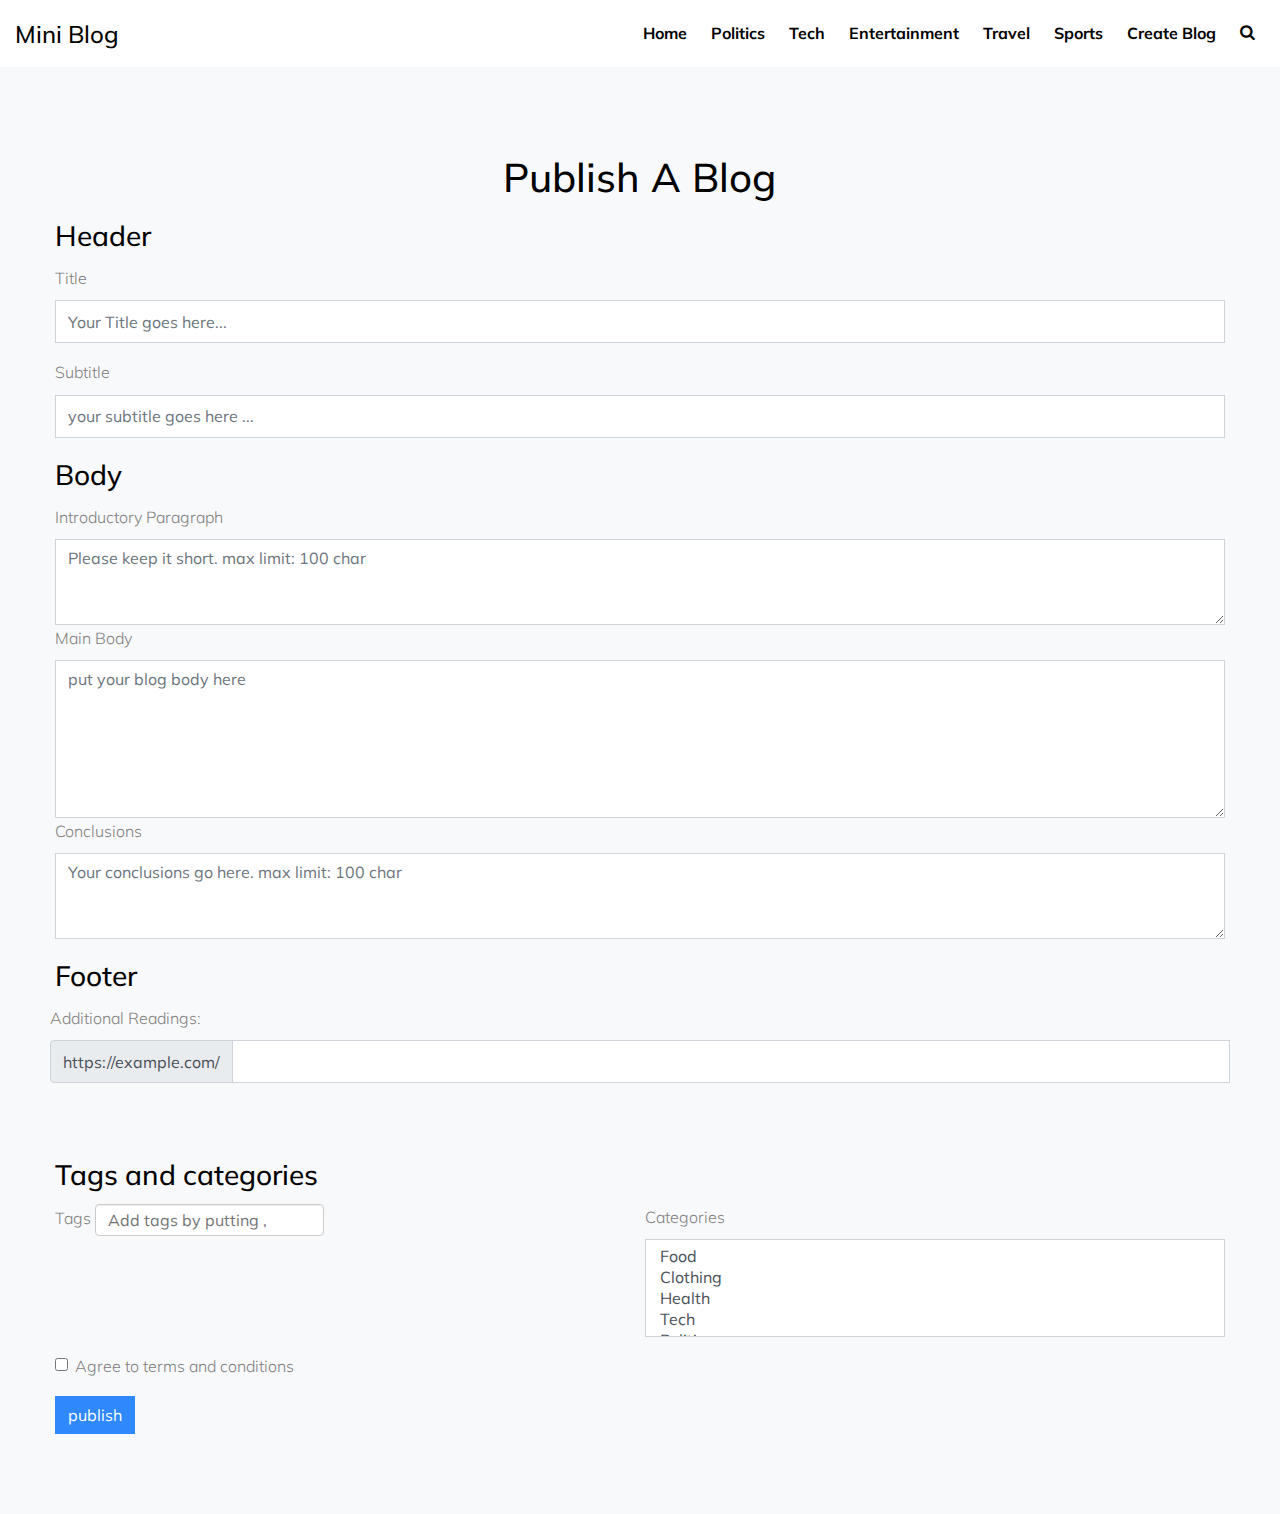
<file: compose.html>
<!DOCTYPE html>
<html lang="en">
  <head>
    <title>Mini Blog</title>
    <meta charset="utf-8" />
    <meta
      name="viewport"
      content="width=device-width, initial-scale=1, shrink-to-fit=no"
    />

    <link
      href="https://fonts.googleapis.com/css?family=Muli:300,400,700|Playfair+Display:400,700,900"
      rel="stylesheet"
    />

    <link rel="stylesheet" href="fonts/icomoon/style.css" />
    <link rel="stylesheet" href="css/bootstrap.min.css" />
    <link rel="stylesheet" href="css/magnific-popup.css" />
    <link rel="stylesheet" href="css/jquery-ui.css" />
    <link rel="stylesheet" href="css/owl.carousel.min.css" />
    <link rel="stylesheet" href="css/owl.theme.default.min.css" />
    <link rel="stylesheet" href="css/bootstrap-datepicker.css" />
    <link rel="stylesheet" href="css/bootstrap-tagsinput.css" />
    <link rel="stylesheet" href="fonts/flaticon/font/flaticon.css" />
    <link rel="stylesheet" href="css/aos.css" />

    <link rel="stylesheet" href="css/style.css" />
  </head>
  <body>
    <div class="site-wrap">
      <div class="site-mobile-menu">
        <div class="site-mobile-menu-header">
          <div class="site-mobile-menu-close mt-3">
            <span class="icon-close2 js-menu-toggle"></span>
          </div>
        </div>
        <div class="site-mobile-menu-body"></div>
      </div>

      <header class="site-navbar" role="banner">
        <div class="container-fluid">
          <div class="row align-items-center">
            <div class="col-12 search-form-wrap js-search-form">
              <form method="get" action="#">
                <input
                  type="text"
                  id="s"
                  class="form-control"
                  placeholder="Search..."
                />
                <button class="search-btn" type="submit">
                  <span class="icon-search"></span>
                </button>
              </form>
            </div>

            <div class="col-4 site-logo">
              <a href="index.html" class="text-black h2 mb-0">Mini Blog</a>
            </div>

            <div class="col-8 text-right">
              <nav class="site-navigation" role="navigation">
                <ul
                  class="site-menu js-clone-nav mr-auto d-none d-lg-block mb-0"
                >
                  <li><a href="category.html">Home</a></li>
                  <li><a href="category.html">Politics</a></li>
                  <li><a href="category.html">Tech</a></li>
                  <li><a href="category.html">Entertainment</a></li>
                  <li><a href="category.html">Travel</a></li>
                  <li><a href="category.html">Sports</a></li>
                  <li><a href="blog.html">Create Blog</a></li>
                  <li class="d-none d-lg-inline-block">
                    <a href="#" class="js-search-toggle"
                      ><span class="icon-search"></span
                    ></a>
                  </li>
                </ul>
              </nav>
              <a
                href="#"
                class="site-menu-toggle js-menu-toggle text-black d-inline-block d-lg-none"
                ><span class="icon-menu h3"></span
              ></a>
            </div>
          </div>
        </div>
      </header>
      <div class="site-section bg-light">
        <div class="container">
          <div class="container">
            <div class="row same-height justify-content-center">
              <div class="col-md-12 col-lg-10">
                <div class="post-entry text-center">
                  <h1 class="">Publish A Blog</h1>
                </div>
              </div>
            </div>
          </div>
          <form onsubmit="return false;">
            <h3>Header</h3>
            <div class="form-group">
              <label for="inputTitle">Title</label>
              <input
                type="text"
                class="form-control"
                id="inputTitle"
                placeholder="Your Title goes here..."
              />
            </div>
            <div class="form-group">
              <label for="inputSubtitle">Subtitle</label>
              <input
                type="text"
                class="form-control"
                id="inputSubtitle"
                placeholder="your subtitle goes here ..."
              />
            </div>
            <h3>Body</h3>
            <div class="form-group">
              <label for="intro">Introductory Paragraph</label>
              <textarea
                class="form-control"
                id="intro"
                rows="3"
                placeholder="Please keep it short. max limit: 100 char"
              ></textarea>
              <label for="main">Main Body</label>
              <textarea
                class="form-control"
                id="main"
                rows="6"
                placeholder="put your blog body here"
              ></textarea>
              <label for="conclusion">Conclusions</label>
              <textarea
                class="form-control"
                id="conclusion"
                rows="3"
                placeholder="Your conclusions go here. max limit: 100 char"
              ></textarea>
            </div>
            <h3>Footer</h3>
            <div class="form-row">
              <label for="basic-url">Additional Readings: </label>
              <div class="input-group mb-3">
                <div class="input-group-prepend">
                  <span class="input-group-text" id="basic-addon3"
                    >https://example.com/</span
                  >
                </div>
                <input
                  type="text"
                  class="form-control"
                  id="basic-url"
                  aria-describedby="basic-addon3"
                />
              </div>
            </div>
            <br /><br />
            <h3>Tags and categories</h3>
            <div class="form-row">
              <div class="form-group col-md-6">
                <label for="tags">Tags</label>
                <input
                  type="text"
                  value=""
                  data-role="tagsinput"
                  placeholder="Add tags by putting ,"
                />
              </div>
              <div class="form-group col-md-6">
                <label for="categories">Categories</label>
                <select multiple class="form-control" id="categories">
                  <option>Food</option>
                  <option>Clothing</option>
                  <option>Health</option>
                  <option>Tech</option>
                  <option>Politics</option>
                </select>
              </div>
            </div>
            <div class="form-group">
              <div class="form-check">
                <input
                  class="form-check-input"
                  type="checkbox"
                  id="gridCheck"
                />
                <label class="form-check-label" for="gridCheck">
                  Agree to terms and conditions
                </label>
              </div>
            </div>
            <button type="submit" class="btn btn-primary">publish</button>
          </form>
        </div>
      </div>
    </div>
    <script src="js/jquery-3.3.1.min.js"></script>
    <script src="js/jquery-migrate-3.0.1.min.js"></script>
    <script src="js/jquery-ui.js"></script>
    <script src="js/popper.min.js"></script>
    <script src="js/bootstrap.min.js"></script>
    <script src="js/owl.carousel.min.js"></script>
    <script src="js/jquery.stellar.min.js"></script>
    <script src="js/jquery.countdown.min.js"></script>
    <script src="js/jquery.magnific-popup.min.js"></script>
    <script src="js/bootstrap-datepicker.min.js"></script>
    <script src="js/bootstrap-tagsinput.js"></script>
    <script src="js/aos.js"></script>

    <script src="js/main.js"></script>
  </body>
</html>
</file>
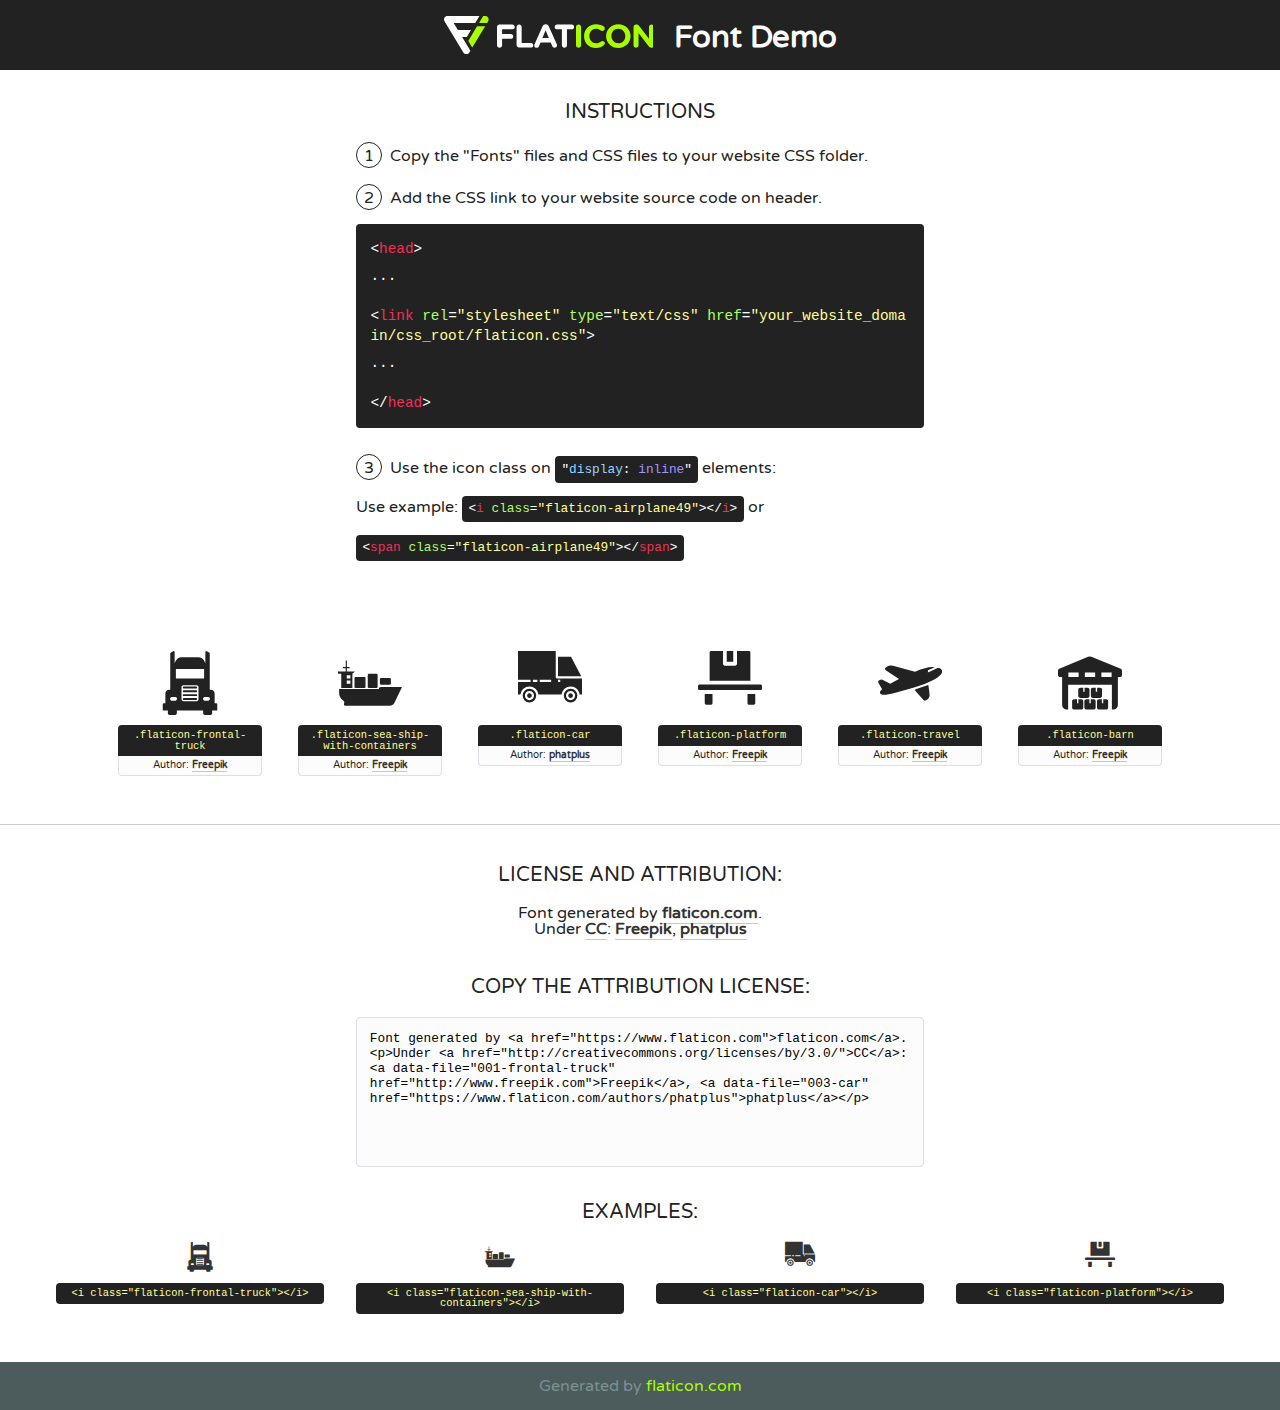
<file: fonts/flaticon/font/flaticon.html>
<!DOCTYPE html>
<!--
  Flaticon icon font: Flaticon
  Creation date: 24/01/2019 09:02
-->
<html>
<!DOCTYPE html>
<html>

<head>
    <title>Flaticon WebFont</title>
    <link href="http://fonts.googleapis.com/css?family=Varela+Round" rel="stylesheet" type="text/css" />
    <link rel="stylesheet" type="text/css" href="flaticon.css">
    <meta charset="UTF-8">
    <style>
    html, body, div, span, applet, object, iframe,
    h1, h2, h3, h4, h5, h6, p, blockquote, pre,
    a, abbr, acronym, address, big, cite, code,
    del, dfn, em, img, ins, kbd, q, s, samp,
    small, strike, strong, sub, sup, tt, var,
    b, u, i, center,
    dl, dt, dd, ol, ul, li,
    fieldset, form, label, legend,
    table, caption, tbody, tfoot, thead, tr, th, td,
    article, aside, canvas, details, embed, 
    figure, figcaption, footer, header, hgroup, 
    menu, nav, output, ruby, section, summary,
    time, mark, audio, video {
        margin: 0;
        padding: 0;
        border: 0;
        font-size: 100%;
        font: inherit;
        vertical-align: baseline;
    }
    /* HTML5 display-role reset for older browsers */
    article, aside, details, figcaption, figure, 
    footer, header, hgroup, menu, nav, section {
        display: block;
    }
    body {
        line-height: 1;
    }
    ol, ul {
        list-style: none;
    }
    blockquote, q {
        quotes: none;
    }
    blockquote:before, blockquote:after,
    q:before, q:after {
        content: '';
        content: none;
    }
    table {
        border-collapse: collapse;
        border-spacing: 0;
    }
    body {
        font-family: 'Varela Round', Helvetica, Arial, sans-serif;
        font-size: 16px;
        color: #222;
    }
    a {
        color: #333;
        border-bottom: 1px solid #a9fd00;
        font-weight: bold;
        text-decoration: none;
    }
    * {
        -moz-box-sizing: border-box;
        -webkit-box-sizing: border-box;
        box-sizing: border-box;
        margin: 0;
        padding: 0;
    }
    [class^="flaticon-"]:before, [class*=" flaticon-"]:before, [class^="flaticon-"]:after, [class*=" flaticon-"]:after {
        font-family: Flaticon;
        font-size: 30px;
        font-style: normal;
        margin-left: 20px;
        color: #333;
    }
    .wrapper {
        max-width: 600px;
        margin: auto;
        padding: 0 1em;
    }
    .title {
        font-size: 1.25em;
        text-align: center;
        margin-bottom: 1em;
        text-transform: uppercase;
    }
    header {
        text-align: center;
        background-color: #222;
        color: #fff;
        padding: 1em;
    }
    header .logo {
        width: 210px;
        height: 38px;
        display: inline-block;
        vertical-align: middle;
        margin-right: 1em;
        border: none;
    }
    header strong {
        font-size: 1.95em;
        font-weight: bold;
        vertical-align: middle;
        margin-top: 5px;
        display: inline-block;
    }
    .demo {
        margin: 2em auto;
        line-height: 1.25em;
    }
    .demo ul li {
        margin-bottom: 1em;
    }
    .demo ul li .num {
        color: #222;
        border-radius: 20px;
        display: inline-block;
        width: 26px;
        padding: 3px;
        height: 26px;
        text-align: center;
        margin-right: 0.5em;
        border: 1px solid #222;
    }
    .demo ul li code {
        background-color: #222;
        border-radius: 4px;
        padding: 0.25em 0.5em;
        display: inline-block;
        color: #fff;
        font-family: Consolas,Monaco,Lucida Console,Liberation Mono,DejaVu Sans Mono,Bitstream Vera Sans Mono,Courier New, monospace;
        font-weight: lighter;
        margin-top: 1em;
        font-size: 0.8em;
        word-break: break-all;
    }
    .demo ul li code.big {
        padding: 1em;
        font-size: 0.9em;
    }
    .demo ul li code .red {
        color: #EF3159;
    }
    .demo ul li code .green {
        color: #ACFF65;
    }
    .demo ul li code .yellow {
        color: #FFFF99;
    }
    .demo ul li code .blue {
        color: #99D3FF;
    }
    .demo ul li code .purple {
        color: #A295FF;
    }
    .demo ul li code .dots {
        margin-top: 0.5em;
        display: block;
    }
    #glyphs {
        border-bottom: 1px solid #ccc;
        padding: 2em 0;
        text-align: center;
    }
    .glyph {
        display: inline-block;
        width: 9em;
        margin: 1em;
        text-align: center;
        vertical-align: top;
        background: #FFF;
    }
    .glyph .glyph-icon {
        padding: 10px;
        display: block;
        font-family:"Flaticon";
        font-size: 64px;
        line-height: 1;
    }
    .glyph .glyph-icon:before {
        font-size: 64px;
        color: #222;
        margin-left: 0;
    }
    .class-name {
        font-size: 0.65em;
        background-color: #222;
        color: #fff;
        border-radius: 4px 4px 0 0;
        padding: 0.5em;
        color: #FFFF99;
        font-family: Consolas,Monaco,Lucida Console,Liberation Mono,DejaVu Sans Mono,Bitstream Vera Sans Mono,Courier New, monospace;
    }
    .author-name {
        font-size: 0.6em;
        background-color: #fcfcfd;
        border: 1px solid #DEDEE4;
        border-top: 0;
        border-radius: 0 0 4px 4px;
        padding: 0.5em;
    }
    .class-name:last-child {
        font-size: 10px;
        color:#888;
    }
    .class-name:last-child a {
        font-size: 10px;
        color:#555;
    }
    .class-name:last-child a:hover {
        color:#a9fd00;
    }
    .glyph > input {
        display: block;
        width: 100px;
        margin: 5px auto;
        text-align: center;
        font-size: 12px;
        cursor: text;
    }
    .glyph > input.icon-input {
        font-family:"Flaticon";
        font-size: 16px;
        margin-bottom: 10px;
    }
    .attribution .title {
        margin-top: 2em;
    }
    .attribution textarea {
        background-color: #fcfcfd;
        padding: 1em;
        border: none;
        box-shadow: none;
        border: 1px solid #DEDEE4;
        border-radius: 4px;
        resize: none;
        width: 100%;
        height: 150px;
        font-size: 0.8em;
        font-family: Consolas,Monaco,Lucida Console,Liberation Mono,DejaVu Sans Mono,Bitstream Vera Sans Mono,Courier New, monospace;
        -webkit-appearance: none;
    }
    .iconsuse {
        margin: 2em auto;
        text-align: center;
        max-width: 1200px;
    }
    .iconsuse:after {
        content: '';
        display: table;
        clear: both;
    }
    .iconsuse .image {
        float: left;
        width: 25%;
        padding: 0 1em;
    }
    .iconsuse .image p {
        margin-bottom: 1em;
    }
    .iconsuse .image span {
        display: block;
        font-size: 0.65em;
        background-color: #222;
        color: #fff;
        border-radius: 4px;
        padding: 0.5em;
        color: #FFFF99;
        margin-top: 1em;
        font-family: Consolas,Monaco,Lucida Console,Liberation Mono,DejaVu Sans Mono,Bitstream Vera Sans Mono,Courier New, monospace;
    }
    #footer {
        text-align: center;
        background-color: #4C5B5C;
        color: #7c9192;
        padding: 1em;
    }
    #footer a {
        border: none;
        color: #a9fd00;
        font-weight: normal;
    }
    @media (max-width: 960px) {
        .iconsuse .image {
            width: 50%;
        }
    }
    @media (max-width: 560px) {
        .iconsuse .image {
            width: 100%;
        }
    }
    </style>
</head>

<body class="characters-off">

    <header>
        <a href="https://www.flaticon.com" target="_blank" class="logo">
            <svg version="1.1" xmlns="http://www.w3.org/2000/svg" xmlns:xlink="http://www.w3.org/1999/xlink" xmlns:a="http://ns.adobe.com/AdobeSVGViewerExtensions/3.0/" viewBox="0 0 560.875 102.036" enable-background="new 0 0 560.875 102.036" xml:space="preserve">
                <defs>
                </defs>
                <g>
                    <g class="letters">
                        <path fill="#ffffff" d="M141.596,29.675c0-3.777,2.985-6.767,6.764-6.767h34.438c3.426,0,6.15,2.728,6.15,6.15
                        c0,3.43-2.724,6.149-6.15,6.149h-27.674v13.091h23.719c3.429,0,6.151,2.724,6.151,6.15c0,3.43-2.723,6.149-6.151,6.149h-23.719
                        v17.574c0,3.773-2.986,6.761-6.764,6.761c-3.779,0-6.764-2.989-6.764-6.761V29.675z"></path>
                        <path fill="#ffffff" d="M193.844,29.149c0-3.781,2.985-6.767,6.764-6.767c3.776,0,6.763,2.985,6.763,6.767v42.957h25.039
                        c3.426,0,6.149,2.726,6.149,6.153c0,3.425-2.723,6.15-6.149,6.15h-31.802c-3.779,0-6.764-2.986-6.764-6.768V29.149z"></path>
                        <path fill="#ffffff" d="M241.891,75.71l21.438-48.407c1.492-3.341,4.215-5.357,7.906-5.357h0.792
                        c3.686,0,6.323,2.017,7.815,5.357l21.439,48.407c0.436,0.967,0.701,1.845,0.701,2.723c0,3.602-2.809,6.501-6.414,6.501
                        c-3.161,0-5.269-1.845-6.499-4.655l-4.132-9.661h-27.059l-4.301,10.102c-1.144,2.631-3.426,4.214-6.237,4.214
                        c-3.517,0-6.24-2.81-6.24-6.325C241.1,77.64,241.451,76.677,241.891,75.71z M279.932,58.666l-8.521-20.297l-8.526,20.297H279.932
                        z"></path>
                        <path fill="#ffffff" d="M314.864,35.387H301.86c-3.429,0-6.239-2.813-6.239-6.238c0-3.429,2.811-6.24,6.239-6.24h39.533
                        c3.426,0,6.237,2.811,6.237,6.24c0,3.425-2.811,6.238-6.237,6.238h-13.001v42.785c0,3.773-2.99,6.761-6.764,6.761
                        c-3.779,0-6.764-2.989-6.764-6.761V35.387z"></path>
                        <path fill="#A9FD00" d="M352.615,29.149c0-3.781,2.985-6.767,6.767-6.767c3.774,0,6.761,2.985,6.761,6.767v49.024
                        c0,3.773-2.987,6.761-6.761,6.761c-3.781,0-6.767-2.989-6.767-6.761V29.149z"></path>
                        <path fill="#A9FD00" d="M374.132,53.836v-0.179c0-17.481,13.178-31.801,32.065-31.801c9.22,0,15.459,2.458,20.557,6.238
                        c1.402,1.054,2.637,2.985,2.637,5.357c0,3.692-2.985,6.59-6.681,6.59c-1.845,0-3.071-0.702-4.044-1.319
                        c-3.776-2.813-7.729-4.393-12.562-4.393c-10.364,0-17.831,8.611-17.831,19.154v0.173c0,10.542,7.291,19.329,17.831,19.329
                        c5.715,0,9.492-1.756,13.359-4.834c1.049-0.874,2.458-1.491,4.039-1.491c3.429,0,6.325,2.813,6.325,6.236
                        c0,2.106-1.056,3.78-2.282,4.834c-5.539,4.834-12.036,7.733-21.878,7.733C387.572,85.464,374.132,71.493,374.132,53.836z"></path>
                        <path fill="#A9FD00" d="M433.009,53.836v-0.179c0-17.481,13.79-31.801,32.766-31.801c18.981,0,32.592,14.143,32.592,31.628v0.173
                        c0,17.483-13.785,31.807-32.769,31.807C446.625,85.464,433.009,71.32,433.009,53.836z M484.224,53.836v-0.179
                        c0-10.539-7.725-19.326-18.626-19.326c-10.893,0-18.449,8.611-18.449,19.154v0.173c0,10.542,7.73,19.329,18.626,19.329
                        C476.676,72.986,484.224,64.378,484.224,53.836z"></path>
                        <path fill="#A9FD00" d="M506.233,29.321c0-3.774,2.99-6.763,6.767-6.763h1.401c3.252,0,5.183,1.583,7.029,3.953l26.093,34.265
                        V29.059c0-3.692,2.99-6.677,6.681-6.677c3.683,0,6.671,2.985,6.671,6.677v48.934c0,3.78-2.987,6.765-6.764,6.765h-0.436
                        c-3.257,0-5.188-1.581-7.034-3.953l-27.056-35.492v32.944c0,3.687-2.985,6.676-6.678,6.676c-3.683,0-6.673-2.989-6.673-6.676
                        V29.321z"></path>
                    </g>
                    <g class="insignia">
                        <path fill="#ffffff" d="M48.372,56.137h12.517l11.156-18.537H37.186L25.688,18.539h57.825L94.668,0H9.271
                        C5.925,0,2.842,1.801,1.198,4.716c-1.644,2.907-1.593,6.482,0.134,9.343l50.38,83.501c1.678,2.781,4.689,4.476,7.938,4.476
                        c3.246,0,6.257-1.695,7.935-4.476l2.898-4.804L48.372,56.137z"></path>
                        <g class="i">
                            <path fill="#A9FD00" d="M93.575,18.539h0.031v0.004l21.652,0.004l2.705-4.488c1.727-2.861,1.778-6.436,0.133-9.343
                            C116.454,1.801,113.371,0,110.026,0h-5.294L93.575,18.539z"></path>
                            <polygon fill="#A9FD00" points="88.291,27.356 64.725,66.486 75.519,84.404 109.942,27.356"></polygon>
                        </g>
                    </g>
                </g>
            </svg>
        </a>
        <strong>Font Demo</strong>
    </header>


    <section class="demo wrapper">

        <p class="title">Instructions</p>

        <ul>
            <li>
                <span class="num">1</span>Copy the "Fonts" files and CSS files to your website CSS folder.
            </li>
            <li>
                <span class="num">2</span>Add the CSS link to your website source code on header.
                <code class="big">
                    &lt;<span class="red">head</span>&gt;
                    <br/><span class="dots">...</span>
                    <br/>&lt;<span class="red">link</span> <span class="green">rel</span>=<span class="yellow">"stylesheet"</span> <span class="green">type</span>=<span class="yellow">"text/css"</span> <span class="green">href</span>=<span class="yellow">"your_website_domain/css_root/flaticon.css"</span>&gt;
                    <br/><span class="dots">...</span>
                    <br/>&lt;/<span class="red">head</span>&gt;
                </code>
            </li>

            <li>
                <p>
                    <span class="num">3</span>Use the icon class on <code>"<span class="blue">display</span>:<span class="purple"> inline</span>"</code> elements:
                    <br />
                    Use example: <code>&lt;<span class="red">i</span> <span class="green">class</span>=<span class="yellow">&quot;flaticon-airplane49&quot;</span>&gt;&lt;/<span class="red">i</span>&gt;</code> or <code>&lt;<span class="red">span</span> <span class="green">class</span>=<span class="yellow">&quot;flaticon-airplane49&quot;</span>&gt;&lt;/<span class="red">span</span>&gt;</code>
            </li>
        </ul>

    </section>




   <section id="glyphs">          
    
      
        <div class="glyph"><div class="glyph-icon flaticon-frontal-truck"></div>
            <div class="class-name">.flaticon-frontal-truck</div>
            <div class="author-name">Author: <a data-file="001-frontal-truck" href="http://www.freepik.com">Freepik</a> </div> 
        </div>        
        
        <div class="glyph"><div class="glyph-icon flaticon-sea-ship-with-containers"></div>
            <div class="class-name">.flaticon-sea-ship-with-containers</div>
            <div class="author-name">Author: <a data-file="002-sea-ship-with-containers" href="http://www.freepik.com">Freepik</a> </div> 
        </div>        
        
        <div class="glyph"><div class="glyph-icon flaticon-car"></div>
            <div class="class-name">.flaticon-car</div>
            <div class="author-name">Author: <a data-file="003-car" href="https://www.flaticon.com/authors/phatplus">phatplus</a> </div> 
        </div>        
        
        <div class="glyph"><div class="glyph-icon flaticon-platform"></div>
            <div class="class-name">.flaticon-platform</div>
            <div class="author-name">Author: <a data-file="004-platform" href="http://www.freepik.com">Freepik</a> </div> 
        </div>        
        
        <div class="glyph"><div class="glyph-icon flaticon-travel"></div>
            <div class="class-name">.flaticon-travel</div>
            <div class="author-name">Author: <a data-file="005-travel" href="http://www.freepik.com">Freepik</a> </div> 
        </div>        
        
        <div class="glyph"><div class="glyph-icon flaticon-barn"></div>
            <div class="class-name">.flaticon-barn</div>
            <div class="author-name">Author: <a data-file="006-barn" href="http://www.freepik.com">Freepik</a> </div> 
        </div>        
        

    </section>



    <section class="attribution wrapper"   style="text-align:center;">

      <div class="title">License and attribution:</div><div class="attrDiv">Font generated by <a href="https://www.flaticon.com">flaticon.com</a>. <div><p>Under <a href="http://creativecommons.org/licenses/by/3.0/">CC</a>: <a data-file="001-frontal-truck" href="http://www.freepik.com">Freepik</a>, <a data-file="003-car" href="https://www.flaticon.com/authors/phatplus">phatplus</a></p>  </div>
      </div>
      <div class="title">Copy the Attribution License:</div>

    <textarea onclick="this.focus();this.select();">Font generated by &lt;a href=&quot;https://www.flaticon.com&quot;&gt;flaticon.com&lt;/a&gt;. <p>Under <a href="http://creativecommons.org/licenses/by/3.0/">CC</a>: <a data-file="001-frontal-truck" href="http://www.freepik.com">Freepik</a>, <a data-file="003-car" href="https://www.flaticon.com/authors/phatplus">phatplus</a></p>  
     </textarea>

    </section>

    <section class="iconsuse">

          <div class="title">Examples:</div>            
             
            <div class="image">
                <p>
                    <i class="glyph-icon flaticon-frontal-truck"></i> 
                    <span>&lt;i class=&quot;flaticon-frontal-truck&quot;&gt;&lt;/i&gt;</span>
                </p>
            </div>
            
            <div class="image">
                <p>
                    <i class="glyph-icon flaticon-sea-ship-with-containers"></i> 
                    <span>&lt;i class=&quot;flaticon-sea-ship-with-containers&quot;&gt;&lt;/i&gt;</span>
                </p>
            </div>
            
            <div class="image">
                <p>
                    <i class="glyph-icon flaticon-car"></i> 
                    <span>&lt;i class=&quot;flaticon-car&quot;&gt;&lt;/i&gt;</span>
                </p>
            </div>
            
            <div class="image">
                <p>
                    <i class="glyph-icon flaticon-platform"></i> 
                    <span>&lt;i class=&quot;flaticon-platform&quot;&gt;&lt;/i&gt;</span>
                </p>
            </div>
                       
        </div>
                            
    </section>

<div id="footer">
    <div>Generated by <a href="https://www.flaticon.com">flaticon.com</a>
    </div>
</div>



</body>
</html>
</file>
<file: fonts/icomoon/style.css>
@font-face {
  font-family: 'icomoon';
  src:  url('fonts/icomoon.eot?10si43');
  src:  url('fonts/icomoon.eot?10si43#iefix') format('embedded-opentype'),
    url('fonts/icomoon.ttf?10si43') format('truetype'),
    url('fonts/icomoon.woff?10si43') format('woff'),
    url('fonts/icomoon.svg?10si43#icomoon') format('svg');
  font-weight: normal;
  font-style: normal;
}

[class^="icon-"], [class*=" icon-"] {
  /* use !important to prevent issues with browser extensions that change fonts */
  font-family: 'icomoon' !important;
  speak: none;
  font-style: normal;
  font-weight: normal;
  font-variant: normal;
  text-transform: none;
  line-height: 1;

  /* Better Font Rendering =========== */
  -webkit-font-smoothing: antialiased;
  -moz-osx-font-smoothing: grayscale;
}

.icon-asterisk:before {
  content: "\f069";
}
.icon-plus:before {
  content: "\f067";
}
.icon-question:before {
  content: "\f128";
}
.icon-minus:before {
  content: "\f068";
}
.icon-glass:before {
  content: "\f000";
}
.icon-music:before {
  content: "\f001";
}
.icon-search:before {
  content: "\f002";
}
.icon-envelope-o:before {
  content: "\f003";
}
.icon-heart:before {
  content: "\f004";
}
.icon-star:before {
  content: "\f005";
}
.icon-star-o:before {
  content: "\f006";
}
.icon-user:before {
  content: "\f007";
}
.icon-film:before {
  content: "\f008";
}
.icon-th-large:before {
  content: "\f009";
}
.icon-th:before {
  content: "\f00a";
}
.icon-th-list:before {
  content: "\f00b";
}
.icon-check:before {
  content: "\f00c";
}
.icon-close:before {
  content: "\f00d";
}
.icon-remove:before {
  content: "\f00d";
}
.icon-times:before {
  content: "\f00d";
}
.icon-search-plus:before {
  content: "\f00e";
}
.icon-search-minus:before {
  content: "\f010";
}
.icon-power-off:before {
  content: "\f011";
}
.icon-signal:before {
  content: "\f012";
}
.icon-cog:before {
  content: "\f013";
}
.icon-gear:before {
  content: "\f013";
}
.icon-trash-o:before {
  content: "\f014";
}
.icon-home:before {
  content: "\f015";
}
.icon-file-o:before {
  content: "\f016";
}
.icon-clock-o:before {
  content: "\f017";
}
.icon-road:before {
  content: "\f018";
}
.icon-download:before {
  content: "\f019";
}
.icon-arrow-circle-o-down:before {
  content: "\f01a";
}
.icon-arrow-circle-o-up:before {
  content: "\f01b";
}
.icon-inbox:before {
  content: "\f01c";
}
.icon-play-circle-o:before {
  content: "\f01d";
}
.icon-repeat:before {
  content: "\f01e";
}
.icon-rotate-right:before {
  content: "\f01e";
}
.icon-refresh:before {
  content: "\f021";
}
.icon-list-alt:before {
  content: "\f022";
}
.icon-lock:before {
  content: "\f023";
}
.icon-flag:before {
  content: "\f024";
}
.icon-headphones:before {
  content: "\f025";
}
.icon-volume-off:before {
  content: "\f026";
}
.icon-volume-down:before {
  content: "\f027";
}
.icon-volume-up:before {
  content: "\f028";
}
.icon-qrcode:before {
  content: "\f029";
}
.icon-barcode:before {
  content: "\f02a";
}
.icon-tag:before {
  content: "\f02b";
}
.icon-tags:before {
  content: "\f02c";
}
.icon-book:before {
  content: "\f02d";
}
.icon-bookmark:before {
  content: "\f02e";
}
.icon-print:before {
  content: "\f02f";
}
.icon-camera:before {
  content: "\f030";
}
.icon-font:before {
  content: "\f031";
}
.icon-bold:before {
  content: "\f032";
}
.icon-italic:before {
  content: "\f033";
}
.icon-text-height:before {
  content: "\f034";
}
.icon-text-width:before {
  content: "\f035";
}
.icon-align-left:before {
  content: "\f036";
}
.icon-align-center:before {
  content: "\f037";
}
.icon-align-right:before {
  content: "\f038";
}
.icon-align-justify:before {
  content: "\f039";
}
.icon-list:before {
  content: "\f03a";
}
.icon-dedent:before {
  content: "\f03b";
}
.icon-outdent:before {
  content: "\f03b";
}
.icon-indent:before {
  content: "\f03c";
}
.icon-video-camera:before {
  content: "\f03d";
}
.icon-image:before {
  content: "\f03e";
}
.icon-photo:before {
  content: "\f03e";
}
.icon-picture-o:before {
  content: "\f03e";
}
.icon-pencil:before {
  content: "\f040";
}
.icon-map-marker:before {
  content: "\f041";
}
.icon-adjust:before {
  content: "\f042";
}
.icon-tint:before {
  content: "\f043";
}
.icon-edit:before {
  content: "\f044";
}
.icon-pencil-square-o:before {
  content: "\f044";
}
.icon-share-square-o:before {
  content: "\f045";
}
.icon-check-square-o:before {
  content: "\f046";
}
.icon-arrows:before {
  content: "\f047";
}
.icon-step-backward:before {
  content: "\f048";
}
.icon-fast-backward:before {
  content: "\f049";
}
.icon-backward:before {
  content: "\f04a";
}
.icon-play:before {
  content: "\f04b";
}
.icon-pause:before {
  content: "\f04c";
}
.icon-stop:before {
  content: "\f04d";
}
.icon-forward:before {
  content: "\f04e";
}
.icon-fast-forward:before {
  content: "\f050";
}
.icon-step-forward:before {
  content: "\f051";
}
.icon-eject:before {
  content: "\f052";
}
.icon-chevron-left:before {
  content: "\f053";
}
.icon-chevron-right:before {
  content: "\f054";
}
.icon-plus-circle:before {
  content: "\f055";
}
.icon-minus-circle:before {
  content: "\f056";
}
.icon-times-circle:before {
  content: "\f057";
}
.icon-check-circle:before {
  content: "\f058";
}
.icon-question-circle:before {
  content: "\f059";
}
.icon-info-circle:before {
  content: "\f05a";
}
.icon-crosshairs:before {
  content: "\f05b";
}
.icon-times-circle-o:before {
  content: "\f05c";
}
.icon-check-circle-o:before {
  content: "\f05d";
}
.icon-ban:before {
  content: "\f05e";
}
.icon-arrow-left:before {
  content: "\f060";
}
.icon-arrow-right:before {
  content: "\f061";
}
.icon-arrow-up:before {
  content: "\f062";
}
.icon-arrow-down:before {
  content: "\f063";
}
.icon-mail-forward:before {
  content: "\f064";
}
.icon-share:before {
  content: "\f064";
}
.icon-expand:before {
  content: "\f065";
}
.icon-compress:before {
  content: "\f066";
}
.icon-exclamation-circle:before {
  content: "\f06a";
}
.icon-gift:before {
  content: "\f06b";
}
.icon-leaf:before {
  content: "\f06c";
}
.icon-fire:before {
  content: "\f06d";
}
.icon-eye:before {
  content: "\f06e";
}
.icon-eye-slash:before {
  content: "\f070";
}
.icon-exclamation-triangle:before {
  content: "\f071";
}
.icon-warning:before {
  content: "\f071";
}
.icon-plane:before {
  content: "\f072";
}
.icon-calendar:before {
  content: "\f073";
}
.icon-random:before {
  content: "\f074";
}
.icon-comment:before {
  content: "\f075";
}
.icon-magnet:before {
  content: "\f076";
}
.icon-chevron-up:before {
  content: "\f077";
}
.icon-chevron-down:before {
  content: "\f078";
}
.icon-retweet:before {
  content: "\f079";
}
.icon-shopping-cart:before {
  content: "\f07a";
}
.icon-folder:before {
  content: "\f07b";
}
.icon-folder-open:before {
  content: "\f07c";
}
.icon-arrows-v:before {
  content: "\f07d";
}
.icon-arrows-h:before {
  content: "\f07e";
}
.icon-bar-chart:before {
  content: "\f080";
}
.icon-bar-chart-o:before {
  content: "\f080";
}
.icon-twitter-square:before {
  content: "\f081";
}
.icon-facebook-square:before {
  content: "\f082";
}
.icon-camera-retro:before {
  content: "\f083";
}
.icon-key:before {
  content: "\f084";
}
.icon-cogs:before {
  content: "\f085";
}
.icon-gears:before {
  content: "\f085";
}
.icon-comments:before {
  content: "\f086";
}
.icon-thumbs-o-up:before {
  content: "\f087";
}
.icon-thumbs-o-down:before {
  content: "\f088";
}
.icon-star-half:before {
  content: "\f089";
}
.icon-heart-o:before {
  content: "\f08a";
}
.icon-sign-out:before {
  content: "\f08b";
}
.icon-linkedin-square:before {
  content: "\f08c";
}
.icon-thumb-tack:before {
  content: "\f08d";
}
.icon-external-link:before {
  content: "\f08e";
}
.icon-sign-in:before {
  content: "\f090";
}
.icon-trophy:before {
  content: "\f091";
}
.icon-github-square:before {
  content: "\f092";
}
.icon-upload:before {
  content: "\f093";
}
.icon-lemon-o:before {
  content: "\f094";
}
.icon-phone:before {
  content: "\f095";
}
.icon-square-o:before {
  content: "\f096";
}
.icon-bookmark-o:before {
  content: "\f097";
}
.icon-phone-square:before {
  content: "\f098";
}
.icon-twitter:before {
  content: "\f099";
}
.icon-facebook:before {
  content: "\f09a";
}
.icon-facebook-f:before {
  content: "\f09a";
}
.icon-github:before {
  content: "\f09b";
}
.icon-unlock:before {
  content: "\f09c";
}
.icon-credit-card:before {
  content: "\f09d";
}
.icon-feed:before {
  content: "\f09e";
}
.icon-rss:before {
  content: "\f09e";
}
.icon-hdd-o:before {
  content: "\f0a0";
}
.icon-bullhorn:before {
  content: "\f0a1";
}
.icon-bell-o:before {
  content: "\f0a2";
}
.icon-certificate:before {
  content: "\f0a3";
}
.icon-hand-o-right:before {
  content: "\f0a4";
}
.icon-hand-o-left:before {
  content: "\f0a5";
}
.icon-hand-o-up:before {
  content: "\f0a6";
}
.icon-hand-o-down:before {
  content: "\f0a7";
}
.icon-arrow-circle-left:before {
  content: "\f0a8";
}
.icon-arrow-circle-right:before {
  content: "\f0a9";
}
.icon-arrow-circle-up:before {
  content: "\f0aa";
}
.icon-arrow-circle-down:before {
  content: "\f0ab";
}
.icon-globe:before {
  content: "\f0ac";
}
.icon-wrench:before {
  content: "\f0ad";
}
.icon-tasks:before {
  content: "\f0ae";
}
.icon-filter:before {
  content: "\f0b0";
}
.icon-briefcase:before {
  content: "\f0b1";
}
.icon-arrows-alt:before {
  content: "\f0b2";
}
.icon-group:before {
  content: "\f0c0";
}
.icon-users:before {
  content: "\f0c0";
}
.icon-chain:before {
  content: "\f0c1";
}
.icon-link:before {
  content: "\f0c1";
}
.icon-cloud:before {
  content: "\f0c2";
}
.icon-flask:before {
  content: "\f0c3";
}
.icon-cut:before {
  content: "\f0c4";
}
.icon-scissors:before {
  content: "\f0c4";
}
.icon-copy:before {
  content: "\f0c5";
}
.icon-files-o:before {
  content: "\f0c5";
}
.icon-paperclip:before {
  content: "\f0c6";
}
.icon-floppy-o:before {
  content: "\f0c7";
}
.icon-save:before {
  content: "\f0c7";
}
.icon-square:before {
  content: "\f0c8";
}
.icon-bars:before {
  content: "\f0c9";
}
.icon-navicon:before {
  content: "\f0c9";
}
.icon-reorder:before {
  content: "\f0c9";
}
.icon-list-ul:before {
  content: "\f0ca";
}
.icon-list-ol:before {
  content: "\f0cb";
}
.icon-strikethrough:before {
  content: "\f0cc";
}
.icon-underline:before {
  content: "\f0cd";
}
.icon-table:before {
  content: "\f0ce";
}
.icon-magic:before {
  content: "\f0d0";
}
.icon-truck:before {
  content: "\f0d1";
}
.icon-pinterest:before {
  content: "\f0d2";
}
.icon-pinterest-square:before {
  content: "\f0d3";
}
.icon-google-plus-square:before {
  content: "\f0d4";
}
.icon-google-plus:before {
  content: "\f0d5";
}
.icon-money:before {
  content: "\f0d6";
}
.icon-caret-down:before {
  content: "\f0d7";
}
.icon-caret-up:before {
  content: "\f0d8";
}
.icon-caret-left:before {
  content: "\f0d9";
}
.icon-caret-right:before {
  content: "\f0da";
}
.icon-columns:before {
  content: "\f0db";
}
.icon-sort:before {
  content: "\f0dc";
}
.icon-unsorted:before {
  content: "\f0dc";
}
.icon-sort-desc:before {
  content: "\f0dd";
}
.icon-sort-down:before {
  content: "\f0dd";
}
.icon-sort-asc:before {
  content: "\f0de";
}
.icon-sort-up:before {
  content: "\f0de";
}
.icon-envelope:before {
  content: "\f0e0";
}
.icon-linkedin:before {
  content: "\f0e1";
}
.icon-rotate-left:before {
  content: "\f0e2";
}
.icon-undo:before {
  content: "\f0e2";
}
.icon-gavel:before {
  content: "\f0e3";
}
.icon-legal:before {
  content: "\f0e3";
}
.icon-dashboard:before {
  content: "\f0e4";
}
.icon-tachometer:before {
  content: "\f0e4";
}
.icon-comment-o:before {
  content: "\f0e5";
}
.icon-comments-o:before {
  content: "\f0e6";
}
.icon-bolt:before {
  content: "\f0e7";
}
.icon-flash:before {
  content: "\f0e7";
}
.icon-sitemap:before {
  content: "\f0e8";
}
.icon-umbrella:before {
  content: "\f0e9";
}
.icon-clipboard:before {
  content: "\f0ea";
}
.icon-paste:before {
  content: "\f0ea";
}
.icon-lightbulb-o:before {
  content: "\f0eb";
}
.icon-exchange:before {
  content: "\f0ec";
}
.icon-cloud-download:before {
  content: "\f0ed";
}
.icon-cloud-upload:before {
  content: "\f0ee";
}
.icon-user-md:before {
  content: "\f0f0";
}
.icon-stethoscope:before {
  content: "\f0f1";
}
.icon-suitcase:before {
  content: "\f0f2";
}
.icon-bell:before {
  content: "\f0f3";
}
.icon-coffee:before {
  content: "\f0f4";
}
.icon-cutlery:before {
  content: "\f0f5";
}
.icon-file-text-o:before {
  content: "\f0f6";
}
.icon-building-o:before {
  content: "\f0f7";
}
.icon-hospital-o:before {
  content: "\f0f8";
}
.icon-ambulance:before {
  content: "\f0f9";
}
.icon-medkit:before {
  content: "\f0fa";
}
.icon-fighter-jet:before {
  content: "\f0fb";
}
.icon-beer:before {
  content: "\f0fc";
}
.icon-h-square:before {
  content: "\f0fd";
}
.icon-plus-square:before {
  content: "\f0fe";
}
.icon-angle-double-left:before {
  content: "\f100";
}
.icon-angle-double-right:before {
  content: "\f101";
}
.icon-angle-double-up:before {
  content: "\f102";
}
.icon-angle-double-down:before {
  content: "\f103";
}
.icon-angle-left:before {
  content: "\f104";
}
.icon-angle-right:before {
  content: "\f105";
}
.icon-angle-up:before {
  content: "\f106";
}
.icon-angle-down:before {
  content: "\f107";
}
.icon-desktop:before {
  content: "\f108";
}
.icon-laptop:before {
  content: "\f109";
}
.icon-tablet:before {
  content: "\f10a";
}
.icon-mobile:before {
  content: "\f10b";
}
.icon-mobile-phone:before {
  content: "\f10b";
}
.icon-circle-o:before {
  content: "\f10c";
}
.icon-quote-left:before {
  content: "\f10d";
}
.icon-quote-right:before {
  content: "\f10e";
}
.icon-spinner:before {
  content: "\f110";
}
.icon-circle:before {
  content: "\f111";
}
.icon-mail-reply:before {
  content: "\f112";
}
.icon-reply:before {
  content: "\f112";
}
.icon-github-alt:before {
  content: "\f113";
}
.icon-folder-o:before {
  content: "\f114";
}
.icon-folder-open-o:before {
  content: "\f115";
}
.icon-smile-o:before {
  content: "\f118";
}
.icon-frown-o:before {
  content: "\f119";
}
.icon-meh-o:before {
  content: "\f11a";
}
.icon-gamepad:before {
  content: "\f11b";
}
.icon-keyboard-o:before {
  content: "\f11c";
}
.icon-flag-o:before {
  content: "\f11d";
}
.icon-flag-checkered:before {
  content: "\f11e";
}
.icon-terminal:before {
  content: "\f120";
}
.icon-code:before {
  content: "\f121";
}
.icon-mail-reply-all:before {
  content: "\f122";
}
.icon-reply-all:before {
  content: "\f122";
}
.icon-star-half-empty:before {
  content: "\f123";
}
.icon-star-half-full:before {
  content: "\f123";
}
.icon-star-half-o:before {
  content: "\f123";
}
.icon-location-arrow:before {
  content: "\f124";
}
.icon-crop:before {
  content: "\f125";
}
.icon-code-fork:before {
  content: "\f126";
}
.icon-chain-broken:before {
  content: "\f127";
}
.icon-unlink:before {
  content: "\f127";
}
.icon-info:before {
  content: "\f129";
}
.icon-exclamation:before {
  content: "\f12a";
}
.icon-superscript:before {
  content: "\f12b";
}
.icon-subscript:before {
  content: "\f12c";
}
.icon-eraser:before {
  content: "\f12d";
}
.icon-puzzle-piece:before {
  content: "\f12e";
}
.icon-microphone:before {
  content: "\f130";
}
.icon-microphone-slash:before {
  content: "\f131";
}
.icon-shield:before {
  content: "\f132";
}
.icon-calendar-o:before {
  content: "\f133";
}
.icon-fire-extinguisher:before {
  content: "\f134";
}
.icon-rocket:before {
  content: "\f135";
}
.icon-maxcdn:before {
  content: "\f136";
}
.icon-chevron-circle-left:before {
  content: "\f137";
}
.icon-chevron-circle-right:before {
  content: "\f138";
}
.icon-chevron-circle-up:before {
  content: "\f139";
}
.icon-chevron-circle-down:before {
  content: "\f13a";
}
.icon-html5:before {
  content: "\f13b";
}
.icon-css3:before {
  content: "\f13c";
}
.icon-anchor:before {
  content: "\f13d";
}
.icon-unlock-alt:before {
  content: "\f13e";
}
.icon-bullseye:before {
  content: "\f140";
}
.icon-ellipsis-h:before {
  content: "\f141";
}
.icon-ellipsis-v:before {
  content: "\f142";
}
.icon-rss-square:before {
  content: "\f143";
}
.icon-play-circle:before {
  content: "\f144";
}
.icon-ticket:before {
  content: "\f145";
}
.icon-minus-square:before {
  content: "\f146";
}
.icon-minus-square-o:before {
  content: "\f147";
}
.icon-level-up:before {
  content: "\f148";
}
.icon-level-down:before {
  content: "\f149";
}
.icon-check-square:before {
  content: "\f14a";
}
.icon-pencil-square:before {
  content: "\f14b";
}
.icon-external-link-square:before {
  content: "\f14c";
}
.icon-share-square:before {
  content: "\f14d";
}
.icon-compass:before {
  content: "\f14e";
}
.icon-caret-square-o-down:before {
  content: "\f150";
}
.icon-toggle-down:before {
  content: "\f150";
}
.icon-caret-square-o-up:before {
  content: "\f151";
}
.icon-toggle-up:before {
  content: "\f151";
}
.icon-caret-square-o-right:before {
  content: "\f152";
}
.icon-toggle-right:before {
  content: "\f152";
}
.icon-eur:before {
  content: "\f153";
}
.icon-euro:before {
  content: "\f153";
}
.icon-gbp:before {
  content: "\f154";
}
.icon-dollar:before {
  content: "\f155";
}
.icon-usd:before {
  content: "\f155";
}
.icon-inr:before {
  content: "\f156";
}
.icon-rupee:before {
  content: "\f156";
}
.icon-cny:before {
  content: "\f157";
}
.icon-jpy:before {
  content: "\f157";
}
.icon-rmb:before {
  content: "\f157";
}
.icon-yen:before {
  content: "\f157";
}
.icon-rouble:before {
  content: "\f158";
}
.icon-rub:before {
  content: "\f158";
}
.icon-ruble:before {
  content: "\f158";
}
.icon-krw:before {
  content: "\f159";
}
.icon-won:before {
  content: "\f159";
}
.icon-bitcoin:before {
  content: "\f15a";
}
.icon-btc:before {
  content: "\f15a";
}
.icon-file:before {
  content: "\f15b";
}
.icon-file-text:before {
  content: "\f15c";
}
.icon-sort-alpha-asc:before {
  content: "\f15d";
}
.icon-sort-alpha-desc:before {
  content: "\f15e";
}
.icon-sort-amount-asc:before {
  content: "\f160";
}
.icon-sort-amount-desc:before {
  content: "\f161";
}
.icon-sort-numeric-asc:before {
  content: "\f162";
}
.icon-sort-numeric-desc:before {
  content: "\f163";
}
.icon-thumbs-up:before {
  content: "\f164";
}
.icon-thumbs-down:before {
  content: "\f165";
}
.icon-youtube-square:before {
  content: "\f166";
}
.icon-youtube:before {
  content: "\f167";
}
.icon-xing:before {
  content: "\f168";
}
.icon-xing-square:before {
  content: "\f169";
}
.icon-youtube-play:before {
  content: "\f16a";
}
.icon-dropbox:before {
  content: "\f16b";
}
.icon-stack-overflow:before {
  content: "\f16c";
}
.icon-instagram:before {
  content: "\f16d";
}
.icon-flickr:before {
  content: "\f16e";
}
.icon-adn:before {
  content: "\f170";
}
.icon-bitbucket:before {
  content: "\f171";
}
.icon-bitbucket-square:before {
  content: "\f172";
}
.icon-tumblr:before {
  content: "\f173";
}
.icon-tumblr-square:before {
  content: "\f174";
}
.icon-long-arrow-down:before {
  content: "\f175";
}
.icon-long-arrow-up:before {
  content: "\f176";
}
.icon-long-arrow-left:before {
  content: "\f177";
}
.icon-long-arrow-right:before {
  content: "\f178";
}
.icon-apple:before {
  content: "\f179";
}
.icon-windows:before {
  content: "\f17a";
}
.icon-android:before {
  content: "\f17b";
}
.icon-linux:before {
  content: "\f17c";
}
.icon-dribbble:before {
  content: "\f17d";
}
.icon-skype:before {
  content: "\f17e";
}
.icon-foursquare:before {
  content: "\f180";
}
.icon-trello:before {
  content: "\f181";
}
.icon-female:before {
  content: "\f182";
}
.icon-male:before {
  content: "\f183";
}
.icon-gittip:before {
  content: "\f184";
}
.icon-gratipay:before {
  content: "\f184";
}
.icon-sun-o:before {
  content: "\f185";
}
.icon-moon-o:before {
  content: "\f186";
}
.icon-archive:before {
  content: "\f187";
}
.icon-bug:before {
  content: "\f188";
}
.icon-vk:before {
  content: "\f189";
}
.icon-weibo:before {
  content: "\f18a";
}
.icon-renren:before {
  content: "\f18b";
}
.icon-pagelines:before {
  content: "\f18c";
}
.icon-stack-exchange:before {
  content: "\f18d";
}
.icon-arrow-circle-o-right:before {
  content: "\f18e";
}
.icon-arrow-circle-o-left:before {
  content: "\f190";
}
.icon-caret-square-o-left:before {
  content: "\f191";
}
.icon-toggle-left:before {
  content: "\f191";
}
.icon-dot-circle-o:before {
  content: "\f192";
}
.icon-wheelchair:before {
  content: "\f193";
}
.icon-vimeo-square:before {
  content: "\f194";
}
.icon-try:before {
  content: "\f195";
}
.icon-turkish-lira:before {
  content: "\f195";
}
.icon-plus-square-o:before {
  content: "\f196";
}
.icon-space-shuttle:before {
  content: "\f197";
}
.icon-slack:before {
  content: "\f198";
}
.icon-envelope-square:before {
  content: "\f199";
}
.icon-wordpress:before {
  content: "\f19a";
}
.icon-openid:before {
  content: "\f19b";
}
.icon-bank:before {
  content: "\f19c";
}
.icon-institution:before {
  content: "\f19c";
}
.icon-university:before {
  content: "\f19c";
}
.icon-graduation-cap:before {
  content: "\f19d";
}
.icon-mortar-board:before {
  content: "\f19d";
}
.icon-yahoo:before {
  content: "\f19e";
}
.icon-google:before {
  content: "\f1a0";
}
.icon-reddit:before {
  content: "\f1a1";
}
.icon-reddit-square:before {
  content: "\f1a2";
}
.icon-stumbleupon-circle:before {
  content: "\f1a3";
}
.icon-stumbleupon:before {
  content: "\f1a4";
}
.icon-delicious:before {
  content: "\f1a5";
}
.icon-digg:before {
  content: "\f1a6";
}
.icon-pied-piper-pp:before {
  content: "\f1a7";
}
.icon-pied-piper-alt:before {
  content: "\f1a8";
}
.icon-drupal:before {
  content: "\f1a9";
}
.icon-joomla:before {
  content: "\f1aa";
}
.icon-language:before {
  content: "\f1ab";
}
.icon-fax:before {
  content: "\f1ac";
}
.icon-building:before {
  content: "\f1ad";
}
.icon-child:before {
  content: "\f1ae";
}
.icon-paw:before {
  content: "\f1b0";
}
.icon-spoon:before {
  content: "\f1b1";
}
.icon-cube:before {
  content: "\f1b2";
}
.icon-cubes:before {
  content: "\f1b3";
}
.icon-behance:before {
  content: "\f1b4";
}
.icon-behance-square:before {
  content: "\f1b5";
}
.icon-steam:before {
  content: "\f1b6";
}
.icon-steam-square:before {
  content: "\f1b7";
}
.icon-recycle:before {
  content: "\f1b8";
}
.icon-automobile:before {
  content: "\f1b9";
}
.icon-car:before {
  content: "\f1b9";
}
.icon-cab:before {
  content: "\f1ba";
}
.icon-taxi:before {
  content: "\f1ba";
}
.icon-tree:before {
  content: "\f1bb";
}
.icon-spotify:before {
  content: "\f1bc";
}
.icon-deviantart:before {
  content: "\f1bd";
}
.icon-soundcloud:before {
  content: "\f1be";
}
.icon-database:before {
  content: "\f1c0";
}
.icon-file-pdf-o:before {
  content: "\f1c1";
}
.icon-file-word-o:before {
  content: "\f1c2";
}
.icon-file-excel-o:before {
  content: "\f1c3";
}
.icon-file-powerpoint-o:before {
  content: "\f1c4";
}
.icon-file-image-o:before {
  content: "\f1c5";
}
.icon-file-photo-o:before {
  content: "\f1c5";
}
.icon-file-picture-o:before {
  content: "\f1c5";
}
.icon-file-archive-o:before {
  content: "\f1c6";
}
.icon-file-zip-o:before {
  content: "\f1c6";
}
.icon-file-audio-o:before {
  content: "\f1c7";
}
.icon-file-sound-o:before {
  content: "\f1c7";
}
.icon-file-movie-o:before {
  content: "\f1c8";
}
.icon-file-video-o:before {
  content: "\f1c8";
}
.icon-file-code-o:before {
  content: "\f1c9";
}
.icon-vine:before {
  content: "\f1ca";
}
.icon-codepen:before {
  content: "\f1cb";
}
.icon-jsfiddle:before {
  content: "\f1cc";
}
.icon-life-bouy:before {
  content: "\f1cd";
}
.icon-life-buoy:before {
  content: "\f1cd";
}
.icon-life-ring:before {
  content: "\f1cd";
}
.icon-life-saver:before {
  content: "\f1cd";
}
.icon-support:before {
  content: "\f1cd";
}
.icon-circle-o-notch:before {
  content: "\f1ce";
}
.icon-ra:before {
  content: "\f1d0";
}
.icon-rebel:before {
  content: "\f1d0";
}
.icon-resistance:before {
  content: "\f1d0";
}
.icon-empire:before {
  content: "\f1d1";
}
.icon-ge:before {
  content: "\f1d1";
}
.icon-git-square:before {
  content: "\f1d2";
}
.icon-git:before {
  content: "\f1d3";
}
.icon-hacker-news:before {
  content: "\f1d4";
}
.icon-y-combinator-square:before {
  content: "\f1d4";
}
.icon-yc-square:before {
  content: "\f1d4";
}
.icon-tencent-weibo:before {
  content: "\f1d5";
}
.icon-qq:before {
  content: "\f1d6";
}
.icon-wechat:before {
  content: "\f1d7";
}
.icon-weixin:before {
  content: "\f1d7";
}
.icon-paper-plane:before {
  content: "\f1d8";
}
.icon-send:before {
  content: "\f1d8";
}
.icon-paper-plane-o:before {
  content: "\f1d9";
}
.icon-send-o:before {
  content: "\f1d9";
}
.icon-history:before {
  content: "\f1da";
}
.icon-circle-thin:before {
  content: "\f1db";
}
.icon-header:before {
  content: "\f1dc";
}
.icon-paragraph:before {
  content: "\f1dd";
}
.icon-sliders:before {
  content: "\f1de";
}
.icon-share-alt:before {
  content: "\f1e0";
}
.icon-share-alt-square:before {
  content: "\f1e1";
}
.icon-bomb:before {
  content: "\f1e2";
}
.icon-futbol-o:before {
  content: "\f1e3";
}
.icon-soccer-ball-o:before {
  content: "\f1e3";
}
.icon-tty:before {
  content: "\f1e4";
}
.icon-binoculars:before {
  content: "\f1e5";
}
.icon-plug:before {
  content: "\f1e6";
}
.icon-slideshare:before {
  content: "\f1e7";
}
.icon-twitch:before {
  content: "\f1e8";
}
.icon-yelp:before {
  content: "\f1e9";
}
.icon-newspaper-o:before {
  content: "\f1ea";
}
.icon-wifi:before {
  content: "\f1eb";
}
.icon-calculator:before {
  content: "\f1ec";
}
.icon-paypal:before {
  content: "\f1ed";
}
.icon-google-wallet:before {
  content: "\f1ee";
}
.icon-cc-visa:before {
  content: "\f1f0";
}
.icon-cc-mastercard:before {
  content: "\f1f1";
}
.icon-cc-discover:before {
  content: "\f1f2";
}
.icon-cc-amex:before {
  content: "\f1f3";
}
.icon-cc-paypal:before {
  content: "\f1f4";
}
.icon-cc-stripe:before {
  content: "\f1f5";
}
.icon-bell-slash:before {
  content: "\f1f6";
}
.icon-bell-slash-o:before {
  content: "\f1f7";
}
.icon-trash:before {
  content: "\f1f8";
}
.icon-copyright:before {
  content: "\f1f9";
}
.icon-at:before {
  content: "\f1fa";
}
.icon-eyedropper:before {
  content: "\f1fb";
}
.icon-paint-brush:before {
  content: "\f1fc";
}
.icon-birthday-cake:before {
  content: "\f1fd";
}
.icon-area-chart:before {
  content: "\f1fe";
}
.icon-pie-chart:before {
  content: "\f200";
}
.icon-line-chart:before {
  content: "\f201";
}
.icon-lastfm:before {
  content: "\f202";
}
.icon-lastfm-square:before {
  content: "\f203";
}
.icon-toggle-off:before {
  content: "\f204";
}
.icon-toggle-on:before {
  content: "\f205";
}
.icon-bicycle:before {
  content: "\f206";
}
.icon-bus:before {
  content: "\f207";
}
.icon-ioxhost:before {
  content: "\f208";
}
.icon-angellist:before {
  content: "\f209";
}
.icon-cc:before {
  content: "\f20a";
}
.icon-ils:before {
  content: "\f20b";
}
.icon-shekel:before {
  content: "\f20b";
}
.icon-sheqel:before {
  content: "\f20b";
}
.icon-meanpath:before {
  content: "\f20c";
}
.icon-buysellads:before {
  content: "\f20d";
}
.icon-connectdevelop:before {
  content: "\f20e";
}
.icon-dashcube:before {
  content: "\f210";
}
.icon-forumbee:before {
  content: "\f211";
}
.icon-leanpub:before {
  content: "\f212";
}
.icon-sellsy:before {
  content: "\f213";
}
.icon-shirtsinbulk:before {
  content: "\f214";
}
.icon-simplybuilt:before {
  content: "\f215";
}
.icon-skyatlas:before {
  content: "\f216";
}
.icon-cart-plus:before {
  content: "\f217";
}
.icon-cart-arrow-down:before {
  content: "\f218";
}
.icon-diamond:before {
  content: "\f219";
}
.icon-ship:before {
  content: "\f21a";
}
.icon-user-secret:before {
  content: "\f21b";
}
.icon-motorcycle:before {
  content: "\f21c";
}
.icon-street-view:before {
  content: "\f21d";
}
.icon-heartbeat:before {
  content: "\f21e";
}
.icon-venus:before {
  content: "\f221";
}
.icon-mars:before {
  content: "\f222";
}
.icon-mercury:before {
  content: "\f223";
}
.icon-intersex:before {
  content: "\f224";
}
.icon-transgender:before {
  content: "\f224";
}
.icon-transgender-alt:before {
  content: "\f225";
}
.icon-venus-double:before {
  content: "\f226";
}
.icon-mars-double:before {
  content: "\f227";
}
.icon-venus-mars:before {
  content: "\f228";
}
.icon-mars-stroke:before {
  content: "\f229";
}
.icon-mars-stroke-v:before {
  content: "\f22a";
}
.icon-mars-stroke-h:before {
  content: "\f22b";
}
.icon-neuter:before {
  content: "\f22c";
}
.icon-genderless:before {
  content: "\f22d";
}
.icon-facebook-official:before {
  content: "\f230";
}
.icon-pinterest-p:before {
  content: "\f231";
}
.icon-whatsapp:before {
  content: "\f232";
}
.icon-server:before {
  content: "\f233";
}
.icon-user-plus:before {
  content: "\f234";
}
.icon-user-times:before {
  content: "\f235";
}
.icon-bed:before {
  content: "\f236";
}
.icon-hotel:before {
  content: "\f236";
}
.icon-viacoin:before {
  content: "\f237";
}
.icon-train:before {
  content: "\f238";
}
.icon-subway:before {
  content: "\f239";
}
.icon-medium:before {
  content: "\f23a";
}
.icon-y-combinator:before {
  content: "\f23b";
}
.icon-yc:before {
  content: "\f23b";
}
.icon-optin-monster:before {
  content: "\f23c";
}
.icon-opencart:before {
  content: "\f23d";
}
.icon-expeditedssl:before {
  content: "\f23e";
}
.icon-battery:before {
  content: "\f240";
}
.icon-battery-4:before {
  content: "\f240";
}
.icon-battery-full:before {
  content: "\f240";
}
.icon-battery-3:before {
  content: "\f241";
}
.icon-battery-three-quarters:before {
  content: "\f241";
}
.icon-battery-2:before {
  content: "\f242";
}
.icon-battery-half:before {
  content: "\f242";
}
.icon-battery-1:before {
  content: "\f243";
}
.icon-battery-quarter:before {
  content: "\f243";
}
.icon-battery-0:before {
  content: "\f244";
}
.icon-battery-empty:before {
  content: "\f244";
}
.icon-mouse-pointer:before {
  content: "\f245";
}
.icon-i-cursor:before {
  content: "\f246";
}
.icon-object-group:before {
  content: "\f247";
}
.icon-object-ungroup:before {
  content: "\f248";
}
.icon-sticky-note:before {
  content: "\f249";
}
.icon-sticky-note-o:before {
  content: "\f24a";
}
.icon-cc-jcb:before {
  content: "\f24b";
}
.icon-cc-diners-club:before {
  content: "\f24c";
}
.icon-clone:before {
  content: "\f24d";
}
.icon-balance-scale:before {
  content: "\f24e";
}
.icon-hourglass-o:before {
  content: "\f250";
}
.icon-hourglass-1:before {
  content: "\f251";
}
.icon-hourglass-start:before {
  content: "\f251";
}
.icon-hourglass-2:before {
  content: "\f252";
}
.icon-hourglass-half:before {
  content: "\f252";
}
.icon-hourglass-3:before {
  content: "\f253";
}
.icon-hourglass-end:before {
  content: "\f253";
}
.icon-hourglass:before {
  content: "\f254";
}
.icon-hand-grab-o:before {
  content: "\f255";
}
.icon-hand-rock-o:before {
  content: "\f255";
}
.icon-hand-paper-o:before {
  content: "\f256";
}
.icon-hand-stop-o:before {
  content: "\f256";
}
.icon-hand-scissors-o:before {
  content: "\f257";
}
.icon-hand-lizard-o:before {
  content: "\f258";
}
.icon-hand-spock-o:before {
  content: "\f259";
}
.icon-hand-pointer-o:before {
  content: "\f25a";
}
.icon-hand-peace-o:before {
  content: "\f25b";
}
.icon-trademark:before {
  content: "\f25c";
}
.icon-registered:before {
  content: "\f25d";
}
.icon-creative-commons:before {
  content: "\f25e";
}
.icon-gg:before {
  content: "\f260";
}
.icon-gg-circle:before {
  content: "\f261";
}
.icon-tripadvisor:before {
  content: "\f262";
}
.icon-odnoklassniki:before {
  content: "\f263";
}
.icon-odnoklassniki-square:before {
  content: "\f264";
}
.icon-get-pocket:before {
  content: "\f265";
}
.icon-wikipedia-w:before {
  content: "\f266";
}
.icon-safari:before {
  content: "\f267";
}
.icon-chrome:before {
  content: "\f268";
}
.icon-firefox:before {
  content: "\f269";
}
.icon-opera:before {
  content: "\f26a";
}
.icon-internet-explorer:before {
  content: "\f26b";
}
.icon-television:before {
  content: "\f26c";
}
.icon-tv:before {
  content: "\f26c";
}
.icon-contao:before {
  content: "\f26d";
}
.icon-500px:before {
  content: "\f26e";
}
.icon-amazon:before {
  content: "\f270";
}
.icon-calendar-plus-o:before {
  content: "\f271";
}
.icon-calendar-minus-o:before {
  content: "\f272";
}
.icon-calendar-times-o:before {
  content: "\f273";
}
.icon-calendar-check-o:before {
  content: "\f274";
}
.icon-industry:before {
  content: "\f275";
}
.icon-map-pin:before {
  content: "\f276";
}
.icon-map-signs:before {
  content: "\f277";
}
.icon-map-o:before {
  content: "\f278";
}
.icon-map:before {
  content: "\f279";
}
.icon-commenting:before {
  content: "\f27a";
}
.icon-commenting-o:before {
  content: "\f27b";
}
.icon-houzz:before {
  content: "\f27c";
}
.icon-vimeo:before {
  content: "\f27d";
}
.icon-black-tie:before {
  content: "\f27e";
}
.icon-fonticons:before {
  content: "\f280";
}
.icon-reddit-alien:before {
  content: "\f281";
}
.icon-edge:before {
  content: "\f282";
}
.icon-credit-card-alt:before {
  content: "\f283";
}
.icon-codiepie:before {
  content: "\f284";
}
.icon-modx:before {
  content: "\f285";
}
.icon-fort-awesome:before {
  content: "\f286";
}
.icon-usb:before {
  content: "\f287";
}
.icon-product-hunt:before {
  content: "\f288";
}
.icon-mixcloud:before {
  content: "\f289";
}
.icon-scribd:before {
  content: "\f28a";
}
.icon-pause-circle:before {
  content: "\f28b";
}
.icon-pause-circle-o:before {
  content: "\f28c";
}
.icon-stop-circle:before {
  content: "\f28d";
}
.icon-stop-circle-o:before {
  content: "\f28e";
}
.icon-shopping-bag:before {
  content: "\f290";
}
.icon-shopping-basket:before {
  content: "\f291";
}
.icon-hashtag:before {
  content: "\f292";
}
.icon-bluetooth:before {
  content: "\f293";
}
.icon-bluetooth-b:before {
  content: "\f294";
}
.icon-percent:before {
  content: "\f295";
}
.icon-gitlab:before {
  content: "\f296";
}
.icon-wpbeginner:before {
  content: "\f297";
}
.icon-wpforms:before {
  content: "\f298";
}
.icon-envira:before {
  content: "\f299";
}
.icon-universal-access:before {
  content: "\f29a";
}
.icon-wheelchair-alt:before {
  content: "\f29b";
}
.icon-question-circle-o:before {
  content: "\f29c";
}
.icon-blind:before {
  content: "\f29d";
}
.icon-audio-description:before {
  content: "\f29e";
}
.icon-volume-control-phone:before {
  content: "\f2a0";
}
.icon-braille:before {
  content: "\f2a1";
}
.icon-assistive-listening-systems:before {
  content: "\f2a2";
}
.icon-american-sign-language-interpreting:before {
  content: "\f2a3";
}
.icon-asl-interpreting:before {
  content: "\f2a3";
}
.icon-deaf:before {
  content: "\f2a4";
}
.icon-deafness:before {
  content: "\f2a4";
}
.icon-hard-of-hearing:before {
  content: "\f2a4";
}
.icon-glide:before {
  content: "\f2a5";
}
.icon-glide-g:before {
  content: "\f2a6";
}
.icon-sign-language:before {
  content: "\f2a7";
}
.icon-signing:before {
  content: "\f2a7";
}
.icon-low-vision:before {
  content: "\f2a8";
}
.icon-viadeo:before {
  content: "\f2a9";
}
.icon-viadeo-square:before {
  content: "\f2aa";
}
.icon-snapchat:before {
  content: "\f2ab";
}
.icon-snapchat-ghost:before {
  content: "\f2ac";
}
.icon-snapchat-square:before {
  content: "\f2ad";
}
.icon-pied-piper:before {
  content: "\f2ae";
}
.icon-first-order:before {
  content: "\f2b0";
}
.icon-yoast:before {
  content: "\f2b1";
}
.icon-themeisle:before {
  content: "\f2b2";
}
.icon-google-plus-circle:before {
  content: "\f2b3";
}
.icon-google-plus-official:before {
  content: "\f2b3";
}
.icon-fa:before {
  content: "\f2b4";
}
.icon-font-awesome:before {
  content: "\f2b4";
}
.icon-handshake-o:before {
  content: "\f2b5";
}
.icon-envelope-open:before {
  content: "\f2b6";
}
.icon-envelope-open-o:before {
  content: "\f2b7";
}
.icon-linode:before {
  content: "\f2b8";
}
.icon-address-book:before {
  content: "\f2b9";
}
.icon-address-book-o:before {
  content: "\f2ba";
}
.icon-address-card:before {
  content: "\f2bb";
}
.icon-vcard:before {
  content: "\f2bb";
}
.icon-address-card-o:before {
  content: "\f2bc";
}
.icon-vcard-o:before {
  content: "\f2bc";
}
.icon-user-circle:before {
  content: "\f2bd";
}
.icon-user-circle-o:before {
  content: "\f2be";
}
.icon-user-o:before {
  content: "\f2c0";
}
.icon-id-badge:before {
  content: "\f2c1";
}
.icon-drivers-license:before {
  content: "\f2c2";
}
.icon-id-card:before {
  content: "\f2c2";
}
.icon-drivers-license-o:before {
  content: "\f2c3";
}
.icon-id-card-o:before {
  content: "\f2c3";
}
.icon-quora:before {
  content: "\f2c4";
}
.icon-free-code-camp:before {
  content: "\f2c5";
}
.icon-telegram:before {
  content: "\f2c6";
}
.icon-thermometer:before {
  content: "\f2c7";
}
.icon-thermometer-4:before {
  content: "\f2c7";
}
.icon-thermometer-full:before {
  content: "\f2c7";
}
.icon-thermometer-3:before {
  content: "\f2c8";
}
.icon-thermometer-three-quarters:before {
  content: "\f2c8";
}
.icon-thermometer-2:before {
  content: "\f2c9";
}
.icon-thermometer-half:before {
  content: "\f2c9";
}
.icon-thermometer-1:before {
  content: "\f2ca";
}
.icon-thermometer-quarter:before {
  content: "\f2ca";
}
.icon-thermometer-0:before {
  content: "\f2cb";
}
.icon-thermometer-empty:before {
  content: "\f2cb";
}
.icon-shower:before {
  content: "\f2cc";
}
.icon-bath:before {
  content: "\f2cd";
}
.icon-bathtub:before {
  content: "\f2cd";
}
.icon-s15:before {
  content: "\f2cd";
}
.icon-podcast:before {
  content: "\f2ce";
}
.icon-window-maximize:before {
  content: "\f2d0";
}
.icon-window-minimize:before {
  content: "\f2d1";
}
.icon-window-restore:before {
  content: "\f2d2";
}
.icon-times-rectangle:before {
  content: "\f2d3";
}
.icon-window-close:before {
  content: "\f2d3";
}
.icon-times-rectangle-o:before {
  content: "\f2d4";
}
.icon-window-close-o:before {
  content: "\f2d4";
}
.icon-bandcamp:before {
  content: "\f2d5";
}
.icon-grav:before {
  content: "\f2d6";
}
.icon-etsy:before {
  content: "\f2d7";
}
.icon-imdb:before {
  content: "\f2d8";
}
.icon-ravelry:before {
  content: "\f2d9";
}
.icon-eercast:before {
  content: "\f2da";
}
.icon-microchip:before {
  content: "\f2db";
}
.icon-snowflake-o:before {
  content: "\f2dc";
}
.icon-superpowers:before {
  content: "\f2dd";
}
.icon-wpexplorer:before {
  content: "\f2de";
}
.icon-meetup:before {
  content: "\f2e0";
}
.icon-3d_rotation:before {
  content: "\e84d";
}
.icon-ac_unit:before {
  content: "\eb3b";
}
.icon-alarm:before {
  content: "\e855";
}
.icon-access_alarms:before {
  content: "\e191";
}
.icon-schedule:before {
  content: "\e8b5";
}
.icon-accessibility:before {
  content: "\e84e";
}
.icon-accessible:before {
  content: "\e914";
}
.icon-account_balance:before {
  content: "\e84f";
}
.icon-account_balance_wallet:before {
  content: "\e850";
}
.icon-account_box:before {
  content: "\e851";
}
.icon-account_circle:before {
  content: "\e853";
}
.icon-adb:before {
  content: "\e60e";
}
.icon-add:before {
  content: "\e145";
}
.icon-add_a_photo:before {
  content: "\e439";
}
.icon-alarm_add:before {
  content: "\e856";
}
.icon-add_alert:before {
  content: "\e003";
}
.icon-add_box:before {
  content: "\e146";
}
.icon-add_circle:before {
  content: "\e147";
}
.icon-control_point:before {
  content: "\e3ba";
}
.icon-add_location:before {
  content: "\e567";
}
.icon-add_shopping_cart:before {
  content: "\e854";
}
.icon-queue:before {
  content: "\e03c";
}
.icon-add_to_queue:before {
  content: "\e05c";
}
.icon-adjust2:before {
  content: "\e39e";
}
.icon-airline_seat_flat:before {
  content: "\e630";
}
.icon-airline_seat_flat_angled:before {
  content: "\e631";
}
.icon-airline_seat_individual_suite:before {
  content: "\e632";
}
.icon-airline_seat_legroom_extra:before {
  content: "\e633";
}
.icon-airline_seat_legroom_normal:before {
  content: "\e634";
}
.icon-airline_seat_legroom_reduced:before {
  content: "\e635";
}
.icon-airline_seat_recline_extra:before {
  content: "\e636";
}
.icon-airline_seat_recline_normal:before {
  content: "\e637";
}
.icon-flight:before {
  content: "\e539";
}
.icon-airplanemode_inactive:before {
  content: "\e194";
}
.icon-airplay:before {
  content: "\e055";
}
.icon-airport_shuttle:before {
  content: "\eb3c";
}
.icon-alarm_off:before {
  content: "\e857";
}
.icon-alarm_on:before {
  content: "\e858";
}
.icon-album:before {
  content: "\e019";
}
.icon-all_inclusive:before {
  content: "\eb3d";
}
.icon-all_out:before {
  content: "\e90b";
}
.icon-android2:before {
  content: "\e859";
}
.icon-announcement:before {
  content: "\e85a";
}
.icon-apps:before {
  content: "\e5c3";
}
.icon-archive2:before {
  content: "\e149";
}
.icon-arrow_back:before {
  content: "\e5c4";
}
.icon-arrow_downward:before {
  content: "\e5db";
}
.icon-arrow_drop_down:before {
  content: "\e5c5";
}
.icon-arrow_drop_down_circle:before {
  content: "\e5c6";
}
.icon-arrow_drop_up:before {
  content: "\e5c7";
}
.icon-arrow_forward:before {
  content: "\e5c8";
}
.icon-arrow_upward:before {
  content: "\e5d8";
}
.icon-art_track:before {
  content: "\e060";
}
.icon-aspect_ratio:before {
  content: "\e85b";
}
.icon-poll:before {
  content: "\e801";
}
.icon-assignment:before {
  content: "\e85d";
}
.icon-assignment_ind:before {
  content: "\e85e";
}
.icon-assignment_late:before {
  content: "\e85f";
}
.icon-assignment_return:before {
  content: "\e860";
}
.icon-assignment_returned:before {
  content: "\e861";
}
.icon-assignment_turned_in:before {
  content: "\e862";
}
.icon-assistant:before {
  content: "\e39f";
}
.icon-flag2:before {
  content: "\e153";
}
.icon-attach_file:before {
  content: "\e226";
}
.icon-attach_money:before {
  content: "\e227";
}
.icon-attachment:before {
  content: "\e2bc";
}
.icon-audiotrack:before {
  content: "\e3a1";
}
.icon-autorenew:before {
  content: "\e863";
}
.icon-av_timer:before {
  content: "\e01b";
}
.icon-backspace:before {
  content: "\e14a";
}
.icon-cloud_upload:before {
  content: "\e2c3";
}
.icon-battery_alert:before {
  content: "\e19c";
}
.icon-battery_charging_full:before {
  content: "\e1a3";
}
.icon-battery_std:before {
  content: "\e1a5";
}
.icon-battery_unknown:before {
  content: "\e1a6";
}
.icon-beach_access:before {
  content: "\eb3e";
}
.icon-beenhere:before {
  content: "\e52d";
}
.icon-block:before {
  content: "\e14b";
}
.icon-bluetooth2:before {
  content: "\e1a7";
}
.icon-bluetooth_searching:before {
  content: "\e1aa";
}
.icon-bluetooth_connected:before {
  content: "\e1a8";
}
.icon-bluetooth_disabled:before {
  content: "\e1a9";
}
.icon-blur_circular:before {
  content: "\e3a2";
}
.icon-blur_linear:before {
  content: "\e3a3";
}
.icon-blur_off:before {
  content: "\e3a4";
}
.icon-blur_on:before {
  content: "\e3a5";
}
.icon-class:before {
  content: "\e86e";
}
.icon-turned_in:before {
  content: "\e8e6";
}
.icon-turned_in_not:before {
  content: "\e8e7";
}
.icon-border_all:before {
  content: "\e228";
}
.icon-border_bottom:before {
  content: "\e229";
}
.icon-border_clear:before {
  content: "\e22a";
}
.icon-border_color:before {
  content: "\e22b";
}
.icon-border_horizontal:before {
  content: "\e22c";
}
.icon-border_inner:before {
  content: "\e22d";
}
.icon-border_left:before {
  content: "\e22e";
}
.icon-border_outer:before {
  content: "\e22f";
}
.icon-border_right:before {
  content: "\e230";
}
.icon-border_style:before {
  content: "\e231";
}
.icon-border_top:before {
  content: "\e232";
}
.icon-border_vertical:before {
  content: "\e233";
}
.icon-branding_watermark:before {
  content: "\e06b";
}
.icon-brightness_1:before {
  content: "\e3a6";
}
.icon-brightness_2:before {
  content: "\e3a7";
}
.icon-brightness_3:before {
  content: "\e3a8";
}
.icon-brightness_4:before {
  content: "\e3a9";
}
.icon-brightness_low:before {
  content: "\e1ad";
}
.icon-brightness_medium:before {
  content: "\e1ae";
}
.icon-brightness_high:before {
  content: "\e1ac";
}
.icon-brightness_auto:before {
  content: "\e1ab";
}
.icon-broken_image:before {
  content: "\e3ad";
}
.icon-brush:before {
  content: "\e3ae";
}
.icon-bubble_chart:before {
  content: "\e6dd";
}
.icon-bug_report:before {
  content: "\e868";
}
.icon-build:before {
  content: "\e869";
}
.icon-burst_mode:before {
  content: "\e43c";
}
.icon-domain:before {
  content: "\e7ee";
}
.icon-business_center:before {
  content: "\eb3f";
}
.icon-cached:before {
  content: "\e86a";
}
.icon-cake:before {
  content: "\e7e9";
}
.icon-phone2:before {
  content: "\e0cd";
}
.icon-call_end:before {
  content: "\e0b1";
}
.icon-call_made:before {
  content: "\e0b2";
}
.icon-merge_type:before {
  content: "\e252";
}
.icon-call_missed:before {
  content: "\e0b4";
}
.icon-call_missed_outgoing:before {
  content: "\e0e4";
}
.icon-call_received:before {
  content: "\e0b5";
}
.icon-call_split:before {
  content: "\e0b6";
}
.icon-call_to_action:before {
  content: "\e06c";
}
.icon-camera2:before {
  content: "\e3af";
}
.icon-photo_camera:before {
  content: "\e412";
}
.icon-camera_enhance:before {
  content: "\e8fc";
}
.icon-camera_front:before {
  content: "\e3b1";
}
.icon-camera_rear:before {
  content: "\e3b2";
}
.icon-camera_roll:before {
  content: "\e3b3";
}
.icon-cancel:before {
  content: "\e5c9";
}
.icon-redeem:before {
  content: "\e8b1";
}
.icon-card_membership:before {
  content: "\e8f7";
}
.icon-card_travel:before {
  content: "\e8f8";
}
.icon-casino:before {
  content: "\eb40";
}
.icon-cast:before {
  content: "\e307";
}
.icon-cast_connected:before {
  content: "\e308";
}
.icon-center_focus_strong:before {
  content: "\e3b4";
}
.icon-center_focus_weak:before {
  content: "\e3b5";
}
.icon-change_history:before {
  content: "\e86b";
}
.icon-chat:before {
  content: "\e0b7";
}
.icon-chat_bubble:before {
  content: "\e0ca";
}
.icon-chat_bubble_outline:before {
  content: "\e0cb";
}
.icon-check2:before {
  content: "\e5ca";
}
.icon-check_box:before {
  content: "\e834";
}
.icon-check_box_outline_blank:before {
  content: "\e835";
}
.icon-check_circle:before {
  content: "\e86c";
}
.icon-navigate_before:before {
  content: "\e408";
}
.icon-navigate_next:before {
  content: "\e409";
}
.icon-child_care:before {
  content: "\eb41";
}
.icon-child_friendly:before {
  content: "\eb42";
}
.icon-chrome_reader_mode:before {
  content: "\e86d";
}
.icon-close2:before {
  content: "\e5cd";
}
.icon-clear_all:before {
  content: "\e0b8";
}
.icon-closed_caption:before {
  content: "\e01c";
}
.icon-wb_cloudy:before {
  content: "\e42d";
}
.icon-cloud_circle:before {
  content: "\e2be";
}
.icon-cloud_done:before {
  content: "\e2bf";
}
.icon-cloud_download:before {
  content: "\e2c0";
}
.icon-cloud_off:before {
  content: "\e2c1";
}
.icon-cloud_queue:before {
  content: "\e2c2";
}
.icon-code2:before {
  content: "\e86f";
}
.icon-photo_library:before {
  content: "\e413";
}
.icon-collections_bookmark:before {
  content: "\e431";
}
.icon-palette:before {
  content: "\e40a";
}
.icon-colorize:before {
  content: "\e3b8";
}
.icon-comment2:before {
  content: "\e0b9";
}
.icon-compare:before {
  content: "\e3b9";
}
.icon-compare_arrows:before {
  content: "\e915";
}
.icon-laptop2:before {
  content: "\e31e";
}
.icon-confirmation_number:before {
  content: "\e638";
}
.icon-contact_mail:before {
  content: "\e0d0";
}
.icon-contact_phone:before {
  content: "\e0cf";
}
.icon-contacts:before {
  content: "\e0ba";
}
.icon-content_copy:before {
  content: "\e14d";
}
.icon-content_cut:before {
  content: "\e14e";
}
.icon-content_paste:before {
  content: "\e14f";
}
.icon-control_point_duplicate:before {
  content: "\e3bb";
}
.icon-copyright2:before {
  content: "\e90c";
}
.icon-mode_edit:before {
  content: "\e254";
}
.icon-create_new_folder:before {
  content: "\e2cc";
}
.icon-payment:before {
  content: "\e8a1";
}
.icon-crop2:before {
  content: "\e3be";
}
.icon-crop_16_9:before {
  content: "\e3bc";
}
.icon-crop_3_2:before {
  content: "\e3bd";
}
.icon-crop_landscape:before {
  content: "\e3c3";
}
.icon-crop_7_5:before {
  content: "\e3c0";
}
.icon-crop_din:before {
  content: "\e3c1";
}
.icon-crop_free:before {
  content: "\e3c2";
}
.icon-crop_original:before {
  content: "\e3c4";
}
.icon-crop_portrait:before {
  content: "\e3c5";
}
.icon-crop_rotate:before {
  content: "\e437";
}
.icon-crop_square:before {
  content: "\e3c6";
}
.icon-dashboard2:before {
  content: "\e871";
}
.icon-data_usage:before {
  content: "\e1af";
}
.icon-date_range:before {
  content: "\e916";
}
.icon-dehaze:before {
  content: "\e3c7";
}
.icon-delete:before {
  content: "\e872";
}
.icon-delete_forever:before {
  content: "\e92b";
}
.icon-delete_sweep:before {
  content: "\e16c";
}
.icon-description:before {
  content: "\e873";
}
.icon-desktop_mac:before {
  content: "\e30b";
}
.icon-desktop_windows:before {
  content: "\e30c";
}
.icon-details:before {
  content: "\e3c8";
}
.icon-developer_board:before {
  content: "\e30d";
}
.icon-developer_mode:before {
  content: "\e1b0";
}
.icon-device_hub:before {
  content: "\e335";
}
.icon-phonelink:before {
  content: "\e326";
}
.icon-devices_other:before {
  content: "\e337";
}
.icon-dialer_sip:before {
  content: "\e0bb";
}
.icon-dialpad:before {
  content: "\e0bc";
}
.icon-directions:before {
  content: "\e52e";
}
.icon-directions_bike:before {
  content: "\e52f";
}
.icon-directions_boat:before {
  content: "\e532";
}
.icon-directions_bus:before {
  content: "\e530";
}
.icon-directions_car:before {
  content: "\e531";
}
.icon-directions_railway:before {
  content: "\e534";
}
.icon-directions_run:before {
  content: "\e566";
}
.icon-directions_transit:before {
  content: "\e535";
}
.icon-directions_walk:before {
  content: "\e536";
}
.icon-disc_full:before {
  content: "\e610";
}
.icon-dns:before {
  content: "\e875";
}
.icon-not_interested:before {
  content: "\e033";
}
.icon-do_not_disturb_alt:before {
  content: "\e611";
}
.icon-do_not_disturb_off:before {
  content: "\e643";
}
.icon-remove_circle:before {
  content: "\e15c";
}
.icon-dock:before {
  content: "\e30e";
}
.icon-done:before {
  content: "\e876";
}
.icon-done_all:before {
  content: "\e877";
}
.icon-donut_large:before {
  content: "\e917";
}
.icon-donut_small:before {
  content: "\e918";
}
.icon-drafts:before {
  content: "\e151";
}
.icon-drag_handle:before {
  content: "\e25d";
}
.icon-time_to_leave:before {
  content: "\e62c";
}
.icon-dvr:before {
  content: "\e1b2";
}
.icon-edit_location:before {
  content: "\e568";
}
.icon-eject2:before {
  content: "\e8fb";
}
.icon-markunread:before {
  content: "\e159";
}
.icon-enhanced_encryption:before {
  content: "\e63f";
}
.icon-equalizer:before {
  content: "\e01d";
}
.icon-error:before {
  content: "\e000";
}
.icon-error_outline:before {
  content: "\e001";
}
.icon-euro_symbol:before {
  content: "\e926";
}
.icon-ev_station:before {
  content: "\e56d";
}
.icon-insert_invitation:before {
  content: "\e24f";
}
.icon-event_available:before {
  content: "\e614";
}
.icon-event_busy:before {
  content: "\e615";
}
.icon-event_note:before {
  content: "\e616";
}
.icon-event_seat:before {
  content: "\e903";
}
.icon-exit_to_app:before {
  content: "\e879";
}
.icon-expand_less:before {
  content: "\e5ce";
}
.icon-expand_more:before {
  content: "\e5cf";
}
.icon-explicit:before {
  content: "\e01e";
}
.icon-explore:before {
  content: "\e87a";
}
.icon-exposure:before {
  content: "\e3ca";
}
.icon-exposure_neg_1:before {
  content: "\e3cb";
}
.icon-exposure_neg_2:before {
  content: "\e3cc";
}
.icon-exposure_plus_1:before {
  content: "\e3cd";
}
.icon-exposure_plus_2:before {
  content: "\e3ce";
}
.icon-exposure_zero:before {
  content: "\e3cf";
}
.icon-extension:before {
  content: "\e87b";
}
.icon-face:before {
  content: "\e87c";
}
.icon-fast_forward:before {
  content: "\e01f";
}
.icon-fast_rewind:before {
  content: "\e020";
}
.icon-favorite:before {
  content: "\e87d";
}
.icon-favorite_border:before {
  content: "\e87e";
}
.icon-featured_play_list:before {
  content: "\e06d";
}
.icon-featured_video:before {
  content: "\e06e";
}
.icon-sms_failed:before {
  content: "\e626";
}
.icon-fiber_dvr:before {
  content: "\e05d";
}
.icon-fiber_manual_record:before {
  content: "\e061";
}
.icon-fiber_new:before {
  content: "\e05e";
}
.icon-fiber_pin:before {
  content: "\e06a";
}
.icon-fiber_smart_record:before {
  content: "\e062";
}
.icon-get_app:before {
  content: "\e884";
}
.icon-file_upload:before {
  content: "\e2c6";
}
.icon-filter2:before {
  content: "\e3d3";
}
.icon-filter_1:before {
  content: "\e3d0";
}
.icon-filter_2:before {
  content: "\e3d1";
}
.icon-filter_3:before {
  content: "\e3d2";
}
.icon-filter_4:before {
  content: "\e3d4";
}
.icon-filter_5:before {
  content: "\e3d5";
}
.icon-filter_6:before {
  content: "\e3d6";
}
.icon-filter_7:before {
  content: "\e3d7";
}
.icon-filter_8:before {
  content: "\e3d8";
}
.icon-filter_9:before {
  content: "\e3d9";
}
.icon-filter_9_plus:before {
  content: "\e3da";
}
.icon-filter_b_and_w:before {
  content: "\e3db";
}
.icon-filter_center_focus:before {
  content: "\e3dc";
}
.icon-filter_drama:before {
  content: "\e3dd";
}
.icon-filter_frames:before {
  content: "\e3de";
}
.icon-terrain:before {
  content: "\e564";
}
.icon-filter_list:before {
  content: "\e152";
}
.icon-filter_none:before {
  content: "\e3e0";
}
.icon-filter_tilt_shift:before {
  content: "\e3e2";
}
.icon-filter_vintage:before {
  content: "\e3e3";
}
.icon-find_in_page:before {
  content: "\e880";
}
.icon-find_replace:before {
  content: "\e881";
}
.icon-fingerprint:before {
  content: "\e90d";
}
.icon-first_page:before {
  content: "\e5dc";
}
.icon-fitness_center:before {
  content: "\eb43";
}
.icon-flare:before {
  content: "\e3e4";
}
.icon-flash_auto:before {
  content: "\e3e5";
}
.icon-flash_off:before {
  content: "\e3e6";
}
.icon-flash_on:before {
  content: "\e3e7";
}
.icon-flight_land:before {
  content: "\e904";
}
.icon-flight_takeoff:before {
  content: "\e905";
}
.icon-flip:before {
  content: "\e3e8";
}
.icon-flip_to_back:before {
  content: "\e882";
}
.icon-flip_to_front:before {
  content: "\e883";
}
.icon-folder2:before {
  content: "\e2c7";
}
.icon-folder_open:before {
  content: "\e2c8";
}
.icon-folder_shared:before {
  content: "\e2c9";
}
.icon-folder_special:before {
  content: "\e617";
}
.icon-font_download:before {
  content: "\e167";
}
.icon-format_align_center:before {
  content: "\e234";
}
.icon-format_align_justify:before {
  content: "\e235";
}
.icon-format_align_left:before {
  content: "\e236";
}
.icon-format_align_right:before {
  content: "\e237";
}
.icon-format_bold:before {
  content: "\e238";
}
.icon-format_clear:before {
  content: "\e239";
}
.icon-format_color_fill:before {
  content: "\e23a";
}
.icon-format_color_reset:before {
  content: "\e23b";
}
.icon-format_color_text:before {
  content: "\e23c";
}
.icon-format_indent_decrease:before {
  content: "\e23d";
}
.icon-format_indent_increase:before {
  content: "\e23e";
}
.icon-format_italic:before {
  content: "\e23f";
}
.icon-format_line_spacing:before {
  content: "\e240";
}
.icon-format_list_bulleted:before {
  content: "\e241";
}
.icon-format_list_numbered:before {
  content: "\e242";
}
.icon-format_paint:before {
  content: "\e243";
}
.icon-format_quote:before {
  content: "\e244";
}
.icon-format_shapes:before {
  content: "\e25e";
}
.icon-format_size:before {
  content: "\e245";
}
.icon-format_strikethrough:before {
  content: "\e246";
}
.icon-format_textdirection_l_to_r:before {
  content: "\e247";
}
.icon-format_textdirection_r_to_l:before {
  content: "\e248";
}
.icon-format_underlined:before {
  content: "\e249";
}
.icon-question_answer:before {
  content: "\e8af";
}
.icon-forward2:before {
  content: "\e154";
}
.icon-forward_10:before {
  content: "\e056";
}
.icon-forward_30:before {
  content: "\e057";
}
.icon-forward_5:before {
  content: "\e058";
}
.icon-free_breakfast:before {
  content: "\eb44";
}
.icon-fullscreen:before {
  content: "\e5d0";
}
.icon-fullscreen_exit:before {
  content: "\e5d1";
}
.icon-functions:before {
  content: "\e24a";
}
.icon-g_translate:before {
  content: "\e927";
}
.icon-games:before {
  content: "\e021";
}
.icon-gavel2:before {
  content: "\e90e";
}
.icon-gesture:before {
  content: "\e155";
}
.icon-gif:before {
  content: "\e908";
}
.icon-goat:before {
  content: "\e900";
}
.icon-golf_course:before {
  content: "\eb45";
}
.icon-my_location:before {
  content: "\e55c";
}
.icon-location_searching:before {
  content: "\e1b7";
}
.icon-location_disabled:before {
  content: "\e1b6";
}
.icon-star2:before {
  content: "\e838";
}
.icon-gradient:before {
  content: "\e3e9";
}
.icon-grain:before {
  content: "\e3ea";
}
.icon-graphic_eq:before {
  content: "\e1b8";
}
.icon-grid_off:before {
  content: "\e3eb";
}
.icon-grid_on:before {
  content: "\e3ec";
}
.icon-people:before {
  content: "\e7fb";
}
.icon-group_add:before {
  content: "\e7f0";
}
.icon-group_work:before {
  content: "\e886";
}
.icon-hd:before {
  content: "\e052";
}
.icon-hdr_off:before {
  content: "\e3ed";
}
.icon-hdr_on:before {
  content: "\e3ee";
}
.icon-hdr_strong:before {
  content: "\e3f1";
}
.icon-hdr_weak:before {
  content: "\e3f2";
}
.icon-headset:before {
  content: "\e310";
}
.icon-headset_mic:before {
  content: "\e311";
}
.icon-healing:before {
  content: "\e3f3";
}
.icon-hearing:before {
  content: "\e023";
}
.icon-help:before {
  content: "\e887";
}
.icon-help_outline:before {
  content: "\e8fd";
}
.icon-high_quality:before {
  content: "\e024";
}
.icon-highlight:before {
  content: "\e25f";
}
.icon-highlight_off:before {
  content: "\e888";
}
.icon-restore:before {
  content: "\e8b3";
}
.icon-home2:before {
  content: "\e88a";
}
.icon-hot_tub:before {
  content: "\eb46";
}
.icon-local_hotel:before {
  content: "\e549";
}
.icon-hourglass_empty:before {
  content: "\e88b";
}
.icon-hourglass_full:before {
  content: "\e88c";
}
.icon-http:before {
  content: "\e902";
}
.icon-lock2:before {
  content: "\e897";
}
.icon-photo2:before {
  content: "\e410";
}
.icon-image_aspect_ratio:before {
  content: "\e3f5";
}
.icon-import_contacts:before {
  content: "\e0e0";
}
.icon-import_export:before {
  content: "\e0c3";
}
.icon-important_devices:before {
  content: "\e912";
}
.icon-inbox2:before {
  content: "\e156";
}
.icon-indeterminate_check_box:before {
  content: "\e909";
}
.icon-info2:before {
  content: "\e88e";
}
.icon-info_outline:before {
  content: "\e88f";
}
.icon-input:before {
  content: "\e890";
}
.icon-insert_comment:before {
  content: "\e24c";
}
.icon-insert_drive_file:before {
  content: "\e24d";
}
.icon-tag_faces:before {
  content: "\e420";
}
.icon-link2:before {
  content: "\e157";
}
.icon-invert_colors:before {
  content: "\e891";
}
.icon-invert_colors_off:before {
  content: "\e0c4";
}
.icon-iso:before {
  content: "\e3f6";
}
.icon-keyboard:before {
  content: "\e312";
}
.icon-keyboard_arrow_down:before {
  content: "\e313";
}
.icon-keyboard_arrow_left:before {
  content: "\e314";
}
.icon-keyboard_arrow_right:before {
  content: "\e315";
}
.icon-keyboard_arrow_up:before {
  content: "\e316";
}
.icon-keyboard_backspace:before {
  content: "\e317";
}
.icon-keyboard_capslock:before {
  content: "\e318";
}
.icon-keyboard_hide:before {
  content: "\e31a";
}
.icon-keyboard_return:before {
  content: "\e31b";
}
.icon-keyboard_tab:before {
  content: "\e31c";
}
.icon-keyboard_voice:before {
  content: "\e31d";
}
.icon-kitchen:before {
  content: "\eb47";
}
.icon-label:before {
  content: "\e892";
}
.icon-label_outline:before {
  content: "\e893";
}
.icon-language2:before {
  content: "\e894";
}
.icon-laptop_chromebook:before {
  content: "\e31f";
}
.icon-laptop_mac:before {
  content: "\e320";
}
.icon-laptop_windows:before {
  content: "\e321";
}
.icon-last_page:before {
  content: "\e5dd";
}
.icon-open_in_new:before {
  content: "\e89e";
}
.icon-layers:before {
  content: "\e53b";
}
.icon-layers_clear:before {
  content: "\e53c";
}
.icon-leak_add:before {
  content: "\e3f8";
}
.icon-leak_remove:before {
  content: "\e3f9";
}
.icon-lens:before {
  content: "\e3fa";
}
.icon-library_books:before {
  content: "\e02f";
}
.icon-library_music:before {
  content: "\e030";
}
.icon-lightbulb_outline:before {
  content: "\e90f";
}
.icon-line_style:before {
  content: "\e919";
}
.icon-line_weight:before {
  content: "\e91a";
}
.icon-linear_scale:before {
  content: "\e260";
}
.icon-linked_camera:before {
  content: "\e438";
}
.icon-list2:before {
  content: "\e896";
}
.icon-live_help:before {
  content: "\e0c6";
}
.icon-live_tv:before {
  content: "\e639";
}
.icon-local_play:before {
  content: "\e553";
}
.icon-local_airport:before {
  content: "\e53d";
}
.icon-local_atm:before {
  content: "\e53e";
}
.icon-local_bar:before {
  content: "\e540";
}
.icon-local_cafe:before {
  content: "\e541";
}
.icon-local_car_wash:before {
  content: "\e542";
}
.icon-local_convenience_store:before {
  content: "\e543";
}
.icon-restaurant_menu:before {
  content: "\e561";
}
.icon-local_drink:before {
  content: "\e544";
}
.icon-local_florist:before {
  content: "\e545";
}
.icon-local_gas_station:before {
  content: "\e546";
}
.icon-shopping_cart:before {
  content: "\e8cc";
}
.icon-local_hospital:before {
  content: "\e548";
}
.icon-local_laundry_service:before {
  content: "\e54a";
}
.icon-local_library:before {
  content: "\e54b";
}
.icon-local_mall:before {
  content: "\e54c";
}
.icon-theaters:before {
  content: "\e8da";
}
.icon-local_offer:before {
  content: "\e54e";
}
.icon-local_parking:before {
  content: "\e54f";
}
.icon-local_pharmacy:before {
  content: "\e550";
}
.icon-local_pizza:before {
  content: "\e552";
}
.icon-print2:before {
  content: "\e8ad";
}
.icon-local_shipping:before {
  content: "\e558";
}
.icon-local_taxi:before {
  content: "\e559";
}
.icon-location_city:before {
  content: "\e7f1";
}
.icon-location_off:before {
  content: "\e0c7";
}
.icon-room:before {
  content: "\e8b4";
}
.icon-lock_open:before {
  content: "\e898";
}
.icon-lock_outline:before {
  content: "\e899";
}
.icon-looks:before {
  content: "\e3fc";
}
.icon-looks_3:before {
  content: "\e3fb";
}
.icon-looks_4:before {
  content: "\e3fd";
}
.icon-looks_5:before {
  content: "\e3fe";
}
.icon-looks_6:before {
  content: "\e3ff";
}
.icon-looks_one:before {
  content: "\e400";
}
.icon-looks_two:before {
  content: "\e401";
}
.icon-sync:before {
  content: "\e627";
}
.icon-loupe:before {
  content: "\e402";
}
.icon-low_priority:before {
  content: "\e16d";
}
.icon-loyalty:before {
  content: "\e89a";
}
.icon-mail_outline:before {
  content: "\e0e1";
}
.icon-map2:before {
  content: "\e55b";
}
.icon-markunread_mailbox:before {
  content: "\e89b";
}
.icon-memory:before {
  content: "\e322";
}
.icon-menu:before {
  content: "\e5d2";
}
.icon-message:before {
  content: "\e0c9";
}
.icon-mic:before {
  content: "\e029";
}
.icon-mic_none:before {
  content: "\e02a";
}
.icon-mic_off:before {
  content: "\e02b";
}
.icon-mms:before {
  content: "\e618";
}
.icon-mode_comment:before {
  content: "\e253";
}
.icon-monetization_on:before {
  content: "\e263";
}
.icon-money_off:before {
  content: "\e25c";
}
.icon-monochrome_photos:before {
  content: "\e403";
}
.icon-mood_bad:before {
  content: "\e7f3";
}
.icon-more:before {
  content: "\e619";
}
.icon-more_horiz:before {
  content: "\e5d3";
}
.icon-more_vert:before {
  content: "\e5d4";
}
.icon-motorcycle2:before {
  content: "\e91b";
}
.icon-mouse:before {
  content: "\e323";
}
.icon-move_to_inbox:before {
  content: "\e168";
}
.icon-movie_creation:before {
  content: "\e404";
}
.icon-movie_filter:before {
  content: "\e43a";
}
.icon-multiline_chart:before {
  content: "\e6df";
}
.icon-music_note:before {
  content: "\e405";
}
.icon-music_video:before {
  content: "\e063";
}
.icon-nature:before {
  content: "\e406";
}
.icon-nature_people:before {
  content: "\e407";
}
.icon-navigation:before {
  content: "\e55d";
}
.icon-near_me:before {
  content: "\e569";
}
.icon-network_cell:before {
  content: "\e1b9";
}
.icon-network_check:before {
  content: "\e640";
}
.icon-network_locked:before {
  content: "\e61a";
}
.icon-network_wifi:before {
  content: "\e1ba";
}
.icon-new_releases:before {
  content: "\e031";
}
.icon-next_week:before {
  content: "\e16a";
}
.icon-nfc:before {
  content: "\e1bb";
}
.icon-no_encryption:before {
  content: "\e641";
}
.icon-signal_cellular_no_sim:before {
  content: "\e1ce";
}
.icon-note:before {
  content: "\e06f";
}
.icon-note_add:before {
  content: "\e89c";
}
.icon-notifications:before {
  content: "\e7f4";
}
.icon-notifications_active:before {
  content: "\e7f7";
}
.icon-notifications_none:before {
  content: "\e7f5";
}
.icon-notifications_off:before {
  content: "\e7f6";
}
.icon-notifications_paused:before {
  content: "\e7f8";
}
.icon-offline_pin:before {
  content: "\e90a";
}
.icon-ondemand_video:before {
  content: "\e63a";
}
.icon-opacity:before {
  content: "\e91c";
}
.icon-open_in_browser:before {
  content: "\e89d";
}
.icon-open_with:before {
  content: "\e89f";
}
.icon-pages:before {
  content: "\e7f9";
}
.icon-pageview:before {
  content: "\e8a0";
}
.icon-pan_tool:before {
  content: "\e925";
}
.icon-panorama:before {
  content: "\e40b";
}
.icon-radio_button_unchecked:before {
  content: "\e836";
}
.icon-panorama_horizontal:before {
  content: "\e40d";
}
.icon-panorama_vertical:before {
  content: "\e40e";
}
.icon-panorama_wide_angle:before {
  content: "\e40f";
}
.icon-party_mode:before {
  content: "\e7fa";
}
.icon-pause2:before {
  content: "\e034";
}
.icon-pause_circle_filled:before {
  content: "\e035";
}
.icon-pause_circle_outline:before {
  content: "\e036";
}
.icon-people_outline:before {
  content: "\e7fc";
}
.icon-perm_camera_mic:before {
  content: "\e8a2";
}
.icon-perm_contact_calendar:before {
  content: "\e8a3";
}
.icon-perm_data_setting:before {
  content: "\e8a4";
}
.icon-perm_device_information:before {
  content: "\e8a5";
}
.icon-person_outline:before {
  content: "\e7ff";
}
.icon-perm_media:before {
  content: "\e8a7";
}
.icon-perm_phone_msg:before {
  content: "\e8a8";
}
.icon-perm_scan_wifi:before {
  content: "\e8a9";
}
.icon-person:before {
  content: "\e7fd";
}
.icon-person_add:before {
  content: "\e7fe";
}
.icon-person_pin:before {
  content: "\e55a";
}
.icon-person_pin_circle:before {
  content: "\e56a";
}
.icon-personal_video:before {
  content: "\e63b";
}
.icon-pets:before {
  content: "\e91d";
}
.icon-phone_android:before {
  content: "\e324";
}
.icon-phone_bluetooth_speaker:before {
  content: "\e61b";
}
.icon-phone_forwarded:before {
  content: "\e61c";
}
.icon-phone_in_talk:before {
  content: "\e61d";
}
.icon-phone_iphone:before {
  content: "\e325";
}
.icon-phone_locked:before {
  content: "\e61e";
}
.icon-phone_missed:before {
  content: "\e61f";
}
.icon-phone_paused:before {
  content: "\e620";
}
.icon-phonelink_erase:before {
  content: "\e0db";
}
.icon-phonelink_lock:before {
  content: "\e0dc";
}
.icon-phonelink_off:before {
  content: "\e327";
}
.icon-phonelink_ring:before {
  content: "\e0dd";
}
.icon-phonelink_setup:before {
  content: "\e0de";
}
.icon-photo_album:before {
  content: "\e411";
}
.icon-photo_filter:before {
  content: "\e43b";
}
.icon-photo_size_select_actual:before {
  content: "\e432";
}
.icon-photo_size_select_large:before {
  content: "\e433";
}
.icon-photo_size_select_small:before {
  content: "\e434";
}
.icon-picture_as_pdf:before {
  content: "\e415";
}
.icon-picture_in_picture:before {
  content: "\e8aa";
}
.icon-picture_in_picture_alt:before {
  content: "\e911";
}
.icon-pie_chart:before {
  content: "\e6c4";
}
.icon-pie_chart_outlined:before {
  content: "\e6c5";
}
.icon-pin_drop:before {
  content: "\e55e";
}
.icon-play_arrow:before {
  content: "\e037";
}
.icon-play_circle_filled:before {
  content: "\e038";
}
.icon-play_circle_outline:before {
  content: "\e039";
}
.icon-play_for_work:before {
  content: "\e906";
}
.icon-playlist_add:before {
  content: "\e03b";
}
.icon-playlist_add_check:before {
  content: "\e065";
}
.icon-playlist_play:before {
  content: "\e05f";
}
.icon-plus_one:before {
  content: "\e800";
}
.icon-polymer:before {
  content: "\e8ab";
}
.icon-pool:before {
  content: "\eb48";
}
.icon-portable_wifi_off:before {
  content: "\e0ce";
}
.icon-portrait:before {
  content: "\e416";
}
.icon-power:before {
  content: "\e63c";
}
.icon-power_input:before {
  content: "\e336";
}
.icon-power_settings_new:before {
  content: "\e8ac";
}
.icon-pregnant_woman:before {
  content: "\e91e";
}
.icon-present_to_all:before {
  content: "\e0df";
}
.icon-priority_high:before {
  content: "\e645";
}
.icon-public:before {
  content: "\e80b";
}
.icon-publish:before {
  content: "\e255";
}
.icon-queue_music:before {
  content: "\e03d";
}
.icon-queue_play_next:before {
  content: "\e066";
}
.icon-radio:before {
  content: "\e03e";
}
.icon-radio_button_checked:before {
  content: "\e837";
}
.icon-rate_review:before {
  content: "\e560";
}
.icon-receipt:before {
  content: "\e8b0";
}
.icon-recent_actors:before {
  content: "\e03f";
}
.icon-record_voice_over:before {
  content: "\e91f";
}
.icon-redo:before {
  content: "\e15a";
}
.icon-refresh2:before {
  content: "\e5d5";
}
.icon-remove2:before {
  content: "\e15b";
}
.icon-remove_circle_outline:before {
  content: "\e15d";
}
.icon-remove_from_queue:before {
  content: "\e067";
}
.icon-visibility:before {
  content: "\e8f4";
}
.icon-remove_shopping_cart:before {
  content: "\e928";
}
.icon-reorder2:before {
  content: "\e8fe";
}
.icon-repeat2:before {
  content: "\e040";
}
.icon-repeat_one:before {
  content: "\e041";
}
.icon-replay:before {
  content: "\e042";
}
.icon-replay_10:before {
  content: "\e059";
}
.icon-replay_30:before {
  content: "\e05a";
}
.icon-replay_5:before {
  content: "\e05b";
}
.icon-reply2:before {
  content: "\e15e";
}
.icon-reply_all:before {
  content: "\e15f";
}
.icon-report:before {
  content: "\e160";
}
.icon-warning2:before {
  content: "\e002";
}
.icon-restaurant:before {
  content: "\e56c";
}
.icon-restore_page:before {
  content: "\e929";
}
.icon-ring_volume:before {
  content: "\e0d1";
}
.icon-room_service:before {
  content: "\eb49";
}
.icon-rotate_90_degrees_ccw:before {
  content: "\e418";
}
.icon-rotate_left:before {
  content: "\e419";
}
.icon-rotate_right:before {
  content: "\e41a";
}
.icon-rounded_corner:before {
  content: "\e920";
}
.icon-router:before {
  content: "\e328";
}
.icon-rowing:before {
  content: "\e921";
}
.icon-rss_feed:before {
  content: "\e0e5";
}
.icon-rv_hookup:before {
  content: "\e642";
}
.icon-satellite:before {
  content: "\e562";
}
.icon-save2:before {
  content: "\e161";
}
.icon-scanner:before {
  content: "\e329";
}
.icon-school:before {
  content: "\e80c";
}
.icon-screen_lock_landscape:before {
  content: "\e1be";
}
.icon-screen_lock_portrait:before {
  content: "\e1bf";
}
.icon-screen_lock_rotation:before {
  content: "\e1c0";
}
.icon-screen_rotation:before {
  content: "\e1c1";
}
.icon-screen_share:before {
  content: "\e0e2";
}
.icon-sd_storage:before {
  content: "\e1c2";
}
.icon-search2:before {
  content: "\e8b6";
}
.icon-security:before {
  content: "\e32a";
}
.icon-select_all:before {
  content: "\e162";
}
.icon-send2:before {
  content: "\e163";
}
.icon-sentiment_dissatisfied:before {
  content: "\e811";
}
.icon-sentiment_neutral:before {
  content: "\e812";
}
.icon-sentiment_satisfied:before {
  content: "\e813";
}
.icon-sentiment_very_dissatisfied:before {
  content: "\e814";
}
.icon-sentiment_very_satisfied:before {
  content: "\e815";
}
.icon-settings:before {
  content: "\e8b8";
}
.icon-settings_applications:before {
  content: "\e8b9";
}
.icon-settings_backup_restore:before {
  content: "\e8ba";
}
.icon-settings_bluetooth:before {
  content: "\e8bb";
}
.icon-settings_brightness:before {
  content: "\e8bd";
}
.icon-settings_cell:before {
  content: "\e8bc";
}
.icon-settings_ethernet:before {
  content: "\e8be";
}
.icon-settings_input_antenna:before {
  content: "\e8bf";
}
.icon-settings_input_composite:before {
  content: "\e8c1";
}
.icon-settings_input_hdmi:before {
  content: "\e8c2";
}
.icon-settings_input_svideo:before {
  content: "\e8c3";
}
.icon-settings_overscan:before {
  content: "\e8c4";
}
.icon-settings_phone:before {
  content: "\e8c5";
}
.icon-settings_power:before {
  content: "\e8c6";
}
.icon-settings_remote:before {
  content: "\e8c7";
}
.icon-settings_system_daydream:before {
  content: "\e1c3";
}
.icon-settings_voice:before {
  content: "\e8c8";
}
.icon-share2:before {
  content: "\e80d";
}
.icon-shop:before {
  content: "\e8c9";
}
.icon-shop_two:before {
  content: "\e8ca";
}
.icon-shopping_basket:before {
  content: "\e8cb";
}
.icon-short_text:before {
  content: "\e261";
}
.icon-show_chart:before {
  content: "\e6e1";
}
.icon-shuffle:before {
  content: "\e043";
}
.icon-signal_cellular_4_bar:before {
  content: "\e1c8";
}
.icon-signal_cellular_connected_no_internet_4_bar:before {
  content: "\e1cd";
}
.icon-signal_cellular_null:before {
  content: "\e1cf";
}
.icon-signal_cellular_off:before {
  content: "\e1d0";
}
.icon-signal_wifi_4_bar:before {
  content: "\e1d8";
}
.icon-signal_wifi_4_bar_lock:before {
  content: "\e1d9";
}
.icon-signal_wifi_off:before {
  content: "\e1da";
}
.icon-sim_card:before {
  content: "\e32b";
}
.icon-sim_card_alert:before {
  content: "\e624";
}
.icon-skip_next:before {
  content: "\e044";
}
.icon-skip_previous:before {
  content: "\e045";
}
.icon-slideshow:before {
  content: "\e41b";
}
.icon-slow_motion_video:before {
  content: "\e068";
}
.icon-stay_primary_portrait:before {
  content: "\e0d6";
}
.icon-smoke_free:before {
  content: "\eb4a";
}
.icon-smoking_rooms:before {
  content: "\eb4b";
}
.icon-textsms:before {
  content: "\e0d8";
}
.icon-snooze:before {
  content: "\e046";
}
.icon-sort2:before {
  content: "\e164";
}
.icon-sort_by_alpha:before {
  content: "\e053";
}
.icon-spa:before {
  content: "\eb4c";
}
.icon-space_bar:before {
  content: "\e256";
}
.icon-speaker:before {
  content: "\e32d";
}
.icon-speaker_group:before {
  content: "\e32e";
}
.icon-speaker_notes:before {
  content: "\e8cd";
}
.icon-speaker_notes_off:before {
  content: "\e92a";
}
.icon-speaker_phone:before {
  content: "\e0d2";
}
.icon-spellcheck:before {
  content: "\e8ce";
}
.icon-star_border:before {
  content: "\e83a";
}
.icon-star_half:before {
  content: "\e839";
}
.icon-stars:before {
  content: "\e8d0";
}
.icon-stay_primary_landscape:before {
  content: "\e0d5";
}
.icon-stop2:before {
  content: "\e047";
}
.icon-stop_screen_share:before {
  content: "\e0e3";
}
.icon-storage:before {
  content: "\e1db";
}
.icon-store_mall_directory:before {
  content: "\e563";
}
.icon-straighten:before {
  content: "\e41c";
}
.icon-streetview:before {
  content: "\e56e";
}
.icon-strikethrough_s:before {
  content: "\e257";
}
.icon-style:before {
  content: "\e41d";
}
.icon-subdirectory_arrow_left:before {
  content: "\e5d9";
}
.icon-subdirectory_arrow_right:before {
  content: "\e5da";
}
.icon-subject:before {
  content: "\e8d2";
}
.icon-subscriptions:before {
  content: "\e064";
}
.icon-subtitles:before {
  content: "\e048";
}
.icon-subway2:before {
  content: "\e56f";
}
.icon-supervisor_account:before {
  content: "\e8d3";
}
.icon-surround_sound:before {
  content: "\e049";
}
.icon-swap_calls:before {
  content: "\e0d7";
}
.icon-swap_horiz:before {
  content: "\e8d4";
}
.icon-swap_vert:before {
  content: "\e8d5";
}
.icon-swap_vertical_circle:before {
  content: "\e8d6";
}
.icon-switch_camera:before {
  content: "\e41e";
}
.icon-switch_video:before {
  content: "\e41f";
}
.icon-sync_disabled:before {
  content: "\e628";
}
.icon-sync_problem:before {
  content: "\e629";
}
.icon-system_update:before {
  content: "\e62a";
}
.icon-system_update_alt:before {
  content: "\e8d7";
}
.icon-tab:before {
  content: "\e8d8";
}
.icon-tab_unselected:before {
  content: "\e8d9";
}
.icon-tablet2:before {
  content: "\e32f";
}
.icon-tablet_android:before {
  content: "\e330";
}
.icon-tablet_mac:before {
  content: "\e331";
}
.icon-tap_and_play:before {
  content: "\e62b";
}
.icon-text_fields:before {
  content: "\e262";
}
.icon-text_format:before {
  content: "\e165";
}
.icon-texture:before {
  content: "\e421";
}
.icon-thumb_down:before {
  content: "\e8db";
}
.icon-thumb_up:before {
  content: "\e8dc";
}
.icon-thumbs_up_down:before {
  content: "\e8dd";
}
.icon-timelapse:before {
  content: "\e422";
}
.icon-timeline:before {
  content: "\e922";
}
.icon-timer:before {
  content: "\e425";
}
.icon-timer_10:before {
  content: "\e423";
}
.icon-timer_3:before {
  content: "\e424";
}
.icon-timer_off:before {
  content: "\e426";
}
.icon-title:before {
  content: "\e264";
}
.icon-toc:before {
  content: "\e8de";
}
.icon-today:before {
  content: "\e8df";
}
.icon-toll:before {
  content: "\e8e0";
}
.icon-tonality:before {
  content: "\e427";
}
.icon-touch_app:before {
  content: "\e913";
}
.icon-toys:before {
  content: "\e332";
}
.icon-track_changes:before {
  content: "\e8e1";
}
.icon-traffic:before {
  content: "\e565";
}
.icon-train2:before {
  content: "\e570";
}
.icon-tram:before {
  content: "\e571";
}
.icon-transfer_within_a_station:before {
  content: "\e572";
}
.icon-transform:before {
  content: "\e428";
}
.icon-translate:before {
  content: "\e8e2";
}
.icon-trending_down:before {
  content: "\e8e3";
}
.icon-trending_flat:before {
  content: "\e8e4";
}
.icon-trending_up:before {
  content: "\e8e5";
}
.icon-tune:before {
  content: "\e429";
}
.icon-tv2:before {
  content: "\e333";
}
.icon-unarchive:before {
  content: "\e169";
}
.icon-undo2:before {
  content: "\e166";
}
.icon-unfold_less:before {
  content: "\e5d6";
}
.icon-unfold_more:before {
  content: "\e5d7";
}
.icon-update:before {
  content: "\e923";
}
.icon-usb2:before {
  content: "\e1e0";
}
.icon-verified_user:before {
  content: "\e8e8";
}
.icon-vertical_align_bottom:before {
  content: "\e258";
}
.icon-vertical_align_center:before {
  content: "\e259";
}
.icon-vertical_align_top:before {
  content: "\e25a";
}
.icon-vibration:before {
  content: "\e62d";
}
.icon-video_call:before {
  content: "\e070";
}
.icon-video_label:before {
  content: "\e071";
}
.icon-video_library:before {
  content: "\e04a";
}
.icon-videocam:before {
  content: "\e04b";
}
.icon-videocam_off:before {
  content: "\e04c";
}
.icon-videogame_asset:before {
  content: "\e338";
}
.icon-view_agenda:before {
  content: "\e8e9";
}
.icon-view_array:before {
  content: "\e8ea";
}
.icon-view_carousel:before {
  content: "\e8eb";
}
.icon-view_column:before {
  content: "\e8ec";
}
.icon-view_comfy:before {
  content: "\e42a";
}
.icon-view_compact:before {
  content: "\e42b";
}
.icon-view_day:before {
  content: "\e8ed";
}
.icon-view_headline:before {
  content: "\e8ee";
}
.icon-view_list:before {
  content: "\e8ef";
}
.icon-view_module:before {
  content: "\e8f0";
}
.icon-view_quilt:before {
  content: "\e8f1";
}
.icon-view_stream:before {
  content: "\e8f2";
}
.icon-view_week:before {
  content: "\e8f3";
}
.icon-vignette:before {
  content: "\e435";
}
.icon-visibility_off:before {
  content: "\e8f5";
}
.icon-voice_chat:before {
  content: "\e62e";
}
.icon-voicemail:before {
  content: "\e0d9";
}
.icon-volume_down:before {
  content: "\e04d";
}
.icon-volume_mute:before {
  content: "\e04e";
}
.icon-volume_off:before {
  content: "\e04f";
}
.icon-volume_up:before {
  content: "\e050";
}
.icon-vpn_key:before {
  content: "\e0da";
}
.icon-vpn_lock:before {
  content: "\e62f";
}
.icon-wallpaper:before {
  content: "\e1bc";
}
.icon-watch:before {
  content: "\e334";
}
.icon-watch_later:before {
  content: "\e924";
}
.icon-wb_auto:before {
  content: "\e42c";
}
.icon-wb_incandescent:before {
  content: "\e42e";
}
.icon-wb_iridescent:before {
  content: "\e436";
}
.icon-wb_sunny:before {
  content: "\e430";
}
.icon-wc:before {
  content: "\e63d";
}
.icon-web:before {
  content: "\e051";
}
.icon-web_asset:before {
  content: "\e069";
}
.icon-weekend:before {
  content: "\e16b";
}
.icon-whatshot:before {
  content: "\e80e";
}
.icon-widgets:before {
  content: "\e1bd";
}
.icon-wifi2:before {
  content: "\e63e";
}
.icon-wifi_lock:before {
  content: "\e1e1";
}
.icon-wifi_tethering:before {
  content: "\e1e2";
}
.icon-work:before {
  content: "\e8f9";
}
.icon-wrap_text:before {
  content: "\e25b";
}
.icon-youtube_searched_for:before {
  content: "\e8fa";
}
.icon-zoom_in:before {
  content: "\e8ff";
}
.icon-zoom_out:before {
  content: "\e901";
}
.icon-zoom_out_map:before {
  content: "\e56b";
}
</file>
<file: fonts/flaticon/font/flaticon.css>
/*
  	Flaticon icon font: Flaticon
  	Creation date: 24/01/2019 09:02
  	*/

@font-face {
  font-family: "Flaticon";
  src: url("./Flaticon.eot");
  src: url("./Flaticon.eot?#iefix") format("embedded-opentype"),
       url("./Flaticon.woff2") format("woff2"),
       url("./Flaticon.woff") format("woff"),
       url("./Flaticon.ttf") format("truetype"),
       url("./Flaticon.svg#Flaticon") format("svg");
  font-weight: normal;
  font-style: normal;
}

@media screen and (-webkit-min-device-pixel-ratio:0) {
  @font-face {
    font-family: "Flaticon";
    src: url("./Flaticon.svg#Flaticon") format("svg");
  }
}

[class^="flaticon-"]:before, [class*=" flaticon-"]:before,
[class^="flaticon-"]:after, [class*=" flaticon-"]:after {   
  font-family: Flaticon;
        font-style: normal;
  font-weight: normal;
  font-variant: normal;
  text-transform: none;
  line-height: 1;

  /* Better Font Rendering =========== */
  -webkit-font-smoothing: antialiased;
  -moz-osx-font-smoothing: grayscale;
}

.flaticon-frontal-truck:before { content: "\f100"; }
.flaticon-sea-ship-with-containers:before { content: "\f101"; }
.flaticon-car:before { content: "\f102"; }
.flaticon-platform:before { content: "\f103"; }
.flaticon-travel:before { content: "\f104"; }
.flaticon-barn:before { content: "\f105"; }
</file>
<file: css/style.css>
/* Base */
body {
  line-height: 1.7;
  color: gray;
  font-weight: 300;
  font-size: 1rem;
  background: #fff;
  font-family: 'Muli', -apple-system, BlinkMacSystemFont, 'Segoe UI', Roboto,
    'Helvetica Neue', Arial, sans-serif, 'Apple Color Emoji', 'Segoe UI Emoji',
    'Segoe UI Symbol', 'Noto Color Emoji';
}

::-moz-selection {
  background: #000;
  color: #fff;
}

::selection {
  background: #000;
  color: #fff;
}

a {
  -webkit-transition: 0.3s all ease;
  -o-transition: 0.3s all ease;
  transition: 0.3s all ease;
  color: #2f89fc;
}
a:hover {
  color: #046df4;
  text-decoration: none;
}

h1,
h2,
h3,
h4,
h5,
.h1,
.h2,
.h3,
.h4,
.h5 {
  font-family: 'Muli', -apple-system, BlinkMacSystemFont, 'Segoe UI', Roboto,
    'Helvetica Neue', Arial, sans-serif, 'Apple Color Emoji', 'Segoe UI Emoji',
    'Segoe UI Symbol', 'Noto Color Emoji';
  line-height: 1.5;
  color: #000;
}

.border-2 {
  border-width: 2px;
}

.text-black {
  color: #000 !important;
}

.bg-black {
  background: #000 !important;
}

.color-black-opacity-5 {
  color: rgba(0, 0, 0, 0.5);
}

.color-white-opacity-5 {
  color: rgba(255, 255, 255, 0.5);
}

.site-wrap:before {
  -webkit-transition: 0.3s all ease-in-out;
  -o-transition: 0.3s all ease-in-out;
  transition: 0.3s all ease-in-out;
  background: rgba(0, 0, 0, 0.6);
  content: '';
  position: absolute;
  z-index: 2000;
  top: 0;
  left: 0;
  right: 0;
  bottom: 0;
  opacity: 0;
  visibility: hidden;
}

.offcanvas-menu .site-wrap {
  position: absolute;
  height: 100%;
  width: 100%;
  z-index: 2;
  overflow: hidden;
}
.offcanvas-menu .site-wrap:before {
  opacity: 1;
  visibility: visible;
}

.btn {
  border-radius: 0;
}
.btn:hover,
.btn:active,
.btn:focus {
  outline: none;
  -webkit-box-shadow: none !important;
  box-shadow: none !important;
}

.line-height-1 {
  line-height: 1 !important;
}

.bg-black {
  background: #000;
}

.form-control {
  height: 43px;
  border-radius: 0;
}
.form-control:active,
.form-control:focus {
  border-color: #2f89fc;
}
.form-control:hover,
.form-control:active,
.form-control:focus {
  -webkit-box-shadow: none !important;
  box-shadow: none !important;
}

.site-section {
  padding: 2.5em 0;
}
@media (min-width: 768px) {
  .site-section {
    padding: 5em 0;
  }
}
.site-section.site-section-sm {
  padding: 4em 0;
}

.section-heading h2 {
  font-weight: 700;
  color: #000;
}

.border-top {
  border-top: 1px solid #edf0f5 !important;
}

.site-footer {
  padding: 4em 0;
  background: #333333;
}
@media (min-width: 768px) {
  .site-footer {
    padding: 5em 0;
  }
}
.site-footer .border-top {
  border-top: 1px solid rgba(255, 255, 255, 0.1) !important;
}
.site-footer p {
  color: #737373;
}
.site-footer h2,
.site-footer h3,
.site-footer h4,
.site-footer h5 {
  color: #fff;
}
.site-footer a {
  color: #999999;
}
.site-footer a:hover {
  color: white;
}
.site-footer ul li {
  margin-bottom: 10px;
}
.site-footer .footer-heading {
  font-size: 16px;
  color: #fff;
}

.bg-text-line {
  display: inline;
  background: #000;
  -webkit-box-shadow: 20px 0 0 #000, -20px 0 0 #000;
  box-shadow: 20px 0 0 #000, -20px 0 0 #000;
}

.text-white-opacity-05 {
  color: rgba(255, 255, 255, 0.5);
}

.text-black-opacity-05 {
  color: rgba(0, 0, 0, 0.5);
}

.hover-bg-enlarge {
  overflow: hidden;
  position: relative;
}
@media (max-width: 991.98px) {
  .hover-bg-enlarge {
    height: auto !important;
  }
}
.hover-bg-enlarge > div {
  -webkit-transform: scale(1);
  -ms-transform: scale(1);
  transform: scale(1);
  -webkit-transition: 0.8s all ease-in-out;
  -o-transition: 0.8s all ease-in-out;
  transition: 0.8s all ease-in-out;
}
.hover-bg-enlarge:hover > div,
.hover-bg-enlarge:focus > div,
.hover-bg-enlarge:active > div {
  -webkit-transform: scale(1.2);
  -ms-transform: scale(1.2);
  transform: scale(1.2);
}
@media (max-width: 991.98px) {
  .hover-bg-enlarge .bg-image-md-height {
    height: 300px !important;
  }
}

.bg-image {
  background-size: cover;
  background-position: center center;
  background-repeat: no-repeat;
  background-attachment: fixed;
}
.bg-image.overlay {
  position: relative;
}
.bg-image.overlay:after {
  position: absolute;
  content: '';
  top: 0;
  left: 0;
  right: 0;
  bottom: 0;
  z-index: 0;
  width: 100%;
  background: rgba(0, 0, 0, 0.7);
}
.bg-image > .container {
  position: relative;
  z-index: 1;
}

@media (max-width: 991.98px) {
  .img-md-fluid {
    max-width: 100%;
  }
}

@media (max-width: 991.98px) {
  .display-1,
  .display-3 {
    font-size: 3rem;
  }
}

.play-single-big {
  width: 90px;
  height: 90px;
  display: inline-block;
  border: 2px solid #fff;
  color: #fff !important;
  border-radius: 50%;
  position: relative;
  -webkit-transition: 0.3s all ease-in-out;
  -o-transition: 0.3s all ease-in-out;
  transition: 0.3s all ease-in-out;
}
.play-single-big > span {
  font-size: 50px;
  position: absolute;
  top: 50%;
  left: 50%;
  -webkit-transform: translate(-40%, -50%);
  -ms-transform: translate(-40%, -50%);
  transform: translate(-40%, -50%);
}
.play-single-big:hover {
  width: 120px;
  height: 120px;
}

.overlap-to-top {
  margin-top: -150px;
}

.ul-check {
  margin-bottom: 50px;
}
.ul-check li {
  position: relative;
  padding-left: 35px;
  margin-bottom: 15px;
  line-height: 1.5;
}
.ul-check li:before {
  left: 0;
  font-size: 20px;
  top: -0.3rem;
  font-family: 'icomoon';
  content: '\e5ca';
  position: absolute;
}
.ul-check.white li:before {
  color: #fff;
}
.ul-check.success li:before {
  color: #8bc34a;
}
.ul-check.primary li:before {
  color: #2f89fc;
}

/* Navbar */
.site-navbar {
  margin-bottom: 0px;
  z-index: 1999;
  position: relative;
  width: 100%;
  background: #fff;
}
.site-navbar .site-logo a {
  font-size: 1.5rem;
}
.site-navbar .site-navigation.border-bottom {
  border-bottom: 1px solid #f3f3f4 !important;
}
.site-navbar .site-navigation .site-menu {
  margin-bottom: 0;
}
.site-navbar .site-navigation .site-menu .active > a {
  color: #2f89fc;
}
.site-navbar .site-navigation .site-menu a {
  text-decoration: none !important;
  display: inline-block;
}
.site-navbar .site-navigation .site-menu > li {
  display: inline-block;
  padding: 10px 10px;
}
.site-navbar .site-navigation .site-menu > li > a {
  padding: 10px 0px;
  font-weight: 700;
  color: #000;
  text-decoration: none !important;
}
.site-navbar .site-navigation .site-menu > li > a:hover {
  color: #2f89fc;
}
.site-navbar .site-navigation .site-menu .has-children {
  position: relative;
}
.site-navbar .site-navigation .site-menu .has-children > a {
  position: relative;
  padding-right: 20px;
}
.site-navbar .site-navigation .site-menu .has-children > a:before {
  position: absolute;
  content: '\e313';
  font-size: 16px;
  top: 50%;
  right: 0;
  -webkit-transform: translateY(-50%);
  -ms-transform: translateY(-50%);
  transform: translateY(-50%);
  font-family: 'icomoon';
}
.site-navbar .site-navigation .site-menu .has-children .dropdown {
  visibility: hidden;
  opacity: 0;
  top: 100%;
  position: absolute;
  text-align: left;
  border-top: 2px solid #2f89fc;
  -webkit-box-shadow: 0 2px 10px -2px rgba(0, 0, 0, 0.1);
  box-shadow: 0 2px 10px -2px rgba(0, 0, 0, 0.1);
  border-left: 1px solid #edf0f5;
  border-right: 1px solid #edf0f5;
  border-bottom: 1px solid #edf0f5;
  padding: 0px 0;
  margin-top: 20px;
  margin-left: 0px;
  background: #fff;
  -webkit-transition: 0.2s 0s;
  -o-transition: 0.2s 0s;
  transition: 0.2s 0s;
}
.site-navbar .site-navigation .site-menu .has-children .dropdown.arrow-top {
  position: absolute;
}
.site-navbar
  .site-navigation
  .site-menu
  .has-children
  .dropdown.arrow-top:before {
  bottom: 100%;
  left: 20%;
  border: solid transparent;
  content: ' ';
  height: 0;
  width: 0;
  position: absolute;
  pointer-events: none;
}
.site-navbar
  .site-navigation
  .site-menu
  .has-children
  .dropdown.arrow-top:before {
  border-color: rgba(136, 183, 213, 0);
  border-bottom-color: #fff;
  border-width: 10px;
  margin-left: -10px;
}
.site-navbar .site-navigation .site-menu .has-children .dropdown a {
  text-transform: none;
  letter-spacing: normal;
  -webkit-transition: 0s all;
  -o-transition: 0s all;
  transition: 0s all;
  color: #343a40;
}
.site-navbar .site-navigation .site-menu .has-children .dropdown .active > a {
  color: #2f89fc !important;
}
.site-navbar .site-navigation .site-menu .has-children .dropdown > li {
  list-style: none;
  padding: 0;
  margin: 0;
  min-width: 200px;
}
.site-navbar .site-navigation .site-menu .has-children .dropdown > li > a {
  padding: 9px 20px;
  display: block;
}
.site-navbar
  .site-navigation
  .site-menu
  .has-children
  .dropdown
  > li
  > a:hover {
  background: #f4f5f9;
  color: #25262a;
}
.site-navbar
  .site-navigation
  .site-menu
  .has-children
  .dropdown
  > li.has-children
  > a:before {
  content: '\e315';
  right: 20px;
}
.site-navbar
  .site-navigation
  .site-menu
  .has-children
  .dropdown
  > li.has-children
  > .dropdown,
.site-navbar
  .site-navigation
  .site-menu
  .has-children
  .dropdown
  > li.has-children
  > ul {
  left: 100%;
  top: 0;
}
.site-navbar
  .site-navigation
  .site-menu
  .has-children
  .dropdown
  > li.has-children:hover
  > a,
.site-navbar
  .site-navigation
  .site-menu
  .has-children
  .dropdown
  > li.has-children:active
  > a,
.site-navbar
  .site-navigation
  .site-menu
  .has-children
  .dropdown
  > li.has-children:focus
  > a {
  background: #f4f5f9;
  color: #25262a;
}
.site-navbar .site-navigation .site-menu .has-children:hover > a,
.site-navbar .site-navigation .site-menu .has-children:focus > a,
.site-navbar .site-navigation .site-menu .has-children:active > a {
  color: #2f89fc;
}
.site-navbar .site-navigation .site-menu .has-children:hover,
.site-navbar .site-navigation .site-menu .has-children:focus,
.site-navbar .site-navigation .site-menu .has-children:active {
  cursor: pointer;
}
.site-navbar .site-navigation .site-menu .has-children:hover > .dropdown,
.site-navbar .site-navigation .site-menu .has-children:focus > .dropdown,
.site-navbar .site-navigation .site-menu .has-children:active > .dropdown {
  -webkit-transition-delay: 0s;
  -o-transition-delay: 0s;
  transition-delay: 0s;
  margin-top: 0px;
  visibility: visible;
  opacity: 1;
}

.site-mobile-menu {
  width: 300px;
  position: fixed;
  right: 0;
  z-index: 2000;
  padding-top: 20px;
  background: #fff;
  height: calc(100vh);
  -webkit-transform: translateX(110%);
  -ms-transform: translateX(110%);
  transform: translateX(110%);
  -webkit-box-shadow: -10px 0 20px -10px rgba(0, 0, 0, 0.1);
  box-shadow: -10px 0 20px -10px rgba(0, 0, 0, 0.1);
  -webkit-transition: 0.3s all ease-in-out;
  -o-transition: 0.3s all ease-in-out;
  transition: 0.3s all ease-in-out;
}
.offcanvas-menu .site-mobile-menu {
  -webkit-transform: translateX(0%);
  -ms-transform: translateX(0%);
  transform: translateX(0%);
}
.site-mobile-menu .site-mobile-menu-header {
  width: 100%;
  float: left;
  padding-left: 20px;
  padding-right: 20px;
}
.site-mobile-menu .site-mobile-menu-header .site-mobile-menu-close {
  float: right;
  margin-top: 8px;
}
.site-mobile-menu .site-mobile-menu-header .site-mobile-menu-close span {
  font-size: 30px;
  display: inline-block;
  padding-left: 10px;
  padding-right: 0px;
  line-height: 1;
  cursor: pointer;
  -webkit-transition: 0.3s all ease;
  -o-transition: 0.3s all ease;
  transition: 0.3s all ease;
}
.site-mobile-menu .site-mobile-menu-header .site-mobile-menu-close span:hover {
  color: #25262a;
}
.site-mobile-menu .site-mobile-menu-header .site-mobile-menu-logo {
  float: left;
  margin-top: 10px;
  margin-left: 0px;
}
.site-mobile-menu .site-mobile-menu-header .site-mobile-menu-logo a {
  display: inline-block;
  text-transform: uppercase;
}
.site-mobile-menu .site-mobile-menu-header .site-mobile-menu-logo a img {
  max-width: 70px;
}
.site-mobile-menu .site-mobile-menu-header .site-mobile-menu-logo a:hover {
  text-decoration: none;
}
.site-mobile-menu .site-mobile-menu-body {
  overflow-y: scroll;
  -webkit-overflow-scrolling: touch;
  position: relative;
  padding: 0 20px 20px 20px;
  height: calc(100vh - 52px);
  padding-bottom: 150px;
}
.site-mobile-menu .site-nav-wrap {
  padding: 0;
  margin: 0;
  list-style: none;
  position: relative;
}
.site-mobile-menu .site-nav-wrap a {
  padding: 10px 20px;
  display: block;
  position: relative;
  color: #212529;
}
.site-mobile-menu .site-nav-wrap a:hover {
  color: #2f89fc;
}
.site-mobile-menu .site-nav-wrap li {
  position: relative;
  display: block;
}
.site-mobile-menu .site-nav-wrap li.active > a {
  color: #2f89fc;
}
.site-mobile-menu .site-nav-wrap .arrow-collapse {
  position: absolute;
  right: 0px;
  top: 10px;
  z-index: 20;
  width: 36px;
  height: 36px;
  text-align: center;
  cursor: pointer;
  border-radius: 50%;
}
.site-mobile-menu .site-nav-wrap .arrow-collapse:hover {
  background: #f8f9fa;
}
.site-mobile-menu .site-nav-wrap .arrow-collapse:before {
  font-size: 12px;
  z-index: 20;
  font-family: 'icomoon';
  content: '\f078';
  position: absolute;
  top: 50%;
  left: 50%;
  -webkit-transform: translate(-50%, -50%) rotate(-180deg);
  -ms-transform: translate(-50%, -50%) rotate(-180deg);
  transform: translate(-50%, -50%) rotate(-180deg);
  -webkit-transition: 0.3s all ease;
  -o-transition: 0.3s all ease;
  transition: 0.3s all ease;
}
.site-mobile-menu .site-nav-wrap .arrow-collapse.collapsed:before {
  -webkit-transform: translate(-50%, -50%);
  -ms-transform: translate(-50%, -50%);
  transform: translate(-50%, -50%);
}
.site-mobile-menu .site-nav-wrap > li {
  display: block;
  position: relative;
  float: left;
  width: 100%;
}
.site-mobile-menu .site-nav-wrap > li > a {
  padding-left: 20px;
  font-size: 20px;
}
.site-mobile-menu .site-nav-wrap > li > ul {
  padding: 0;
  margin: 0;
  list-style: none;
}
.site-mobile-menu .site-nav-wrap > li > ul > li {
  display: block;
}
.site-mobile-menu .site-nav-wrap > li > ul > li > a {
  padding-left: 40px;
  font-size: 16px;
}
.site-mobile-menu .site-nav-wrap > li > ul > li > ul {
  padding: 0;
  margin: 0;
}
.site-mobile-menu .site-nav-wrap > li > ul > li > ul > li {
  display: block;
}
.site-mobile-menu .site-nav-wrap > li > ul > li > ul > li > a {
  font-size: 16px;
  padding-left: 60px;
}
.site-mobile-menu .site-nav-wrap[data-class='social'] {
  float: left;
  width: 100%;
  margin-top: 30px;
  padding-bottom: 5em;
}
.site-mobile-menu .site-nav-wrap[data-class='social'] > li {
  width: auto;
}
.site-mobile-menu .site-nav-wrap[data-class='social'] > li:first-child a {
  padding-left: 15px !important;
}

/* Blocks */
.container {
  max-width: 1200px;
}

.muted,
.entry2 p {
  color: #666666;
}

.site-cover {
  background-size: cover;
  background-position: top center;
  position: relative;
}
.site-cover.overlay:before {
  background: rgba(0, 0, 0, 0.6);
  position: absolute;
  content: '';
  top: 0;
  left: 0;
  right: 0;
  bottom: 0;
}
.site-cover,
.site-cover .same-height {
  padding: 7em 0;
}
.site-cover .post-entry .post-meta {
  color: #fff;
  font-size: 13px;
}
.site-cover .post-entry .post-meta .author-figure img {
  width: 30px;
  border-radius: 50%;
}
.site-cover .post-entry h2 {
  font-family: 'Muli', -apple-system, BlinkMacSystemFont, 'Segoe UI', Roboto,
    'Helvetica Neue', Arial, sans-serif, 'Apple Color Emoji', 'Segoe UI Emoji',
    'Segoe UI Symbol', 'Noto Color Emoji';
  font-size: 2rem;
  line-height: 1.2;
  color: #fff;
}
@media (min-width: 992px) {
  .site-cover .post-entry h2 {
    font-size: 3rem;
  }
}
.site-cover .post-entry h2 a {
  color: #fff;
}
.site-cover.single-page h1 {
  font-size: 2rem;
  color: #fff;
}
@media (min-width: 992px) {
  .site-cover.single-page h1 {
    font-size: 5rem;
  }
}
.site-cover.single-page h1 a {
  color: #fff;
}

.post-meta {
  font-size: 13px;
  color: #b3b3b3;
}

.post-sm-entry figure {
  -webkit-box-flex: 0;
  -ms-flex: 0 0 110px;
  flex: 0 0 110px;
}
.post-sm-entry figure img {
  max-width: 100%;
  -webkit-transition: 0.3s all ease;
  -o-transition: 0.3s all ease;
  transition: 0.3s all ease;
}

.post-sm-entry h2 {
  font-size: 1rem;
  line-height: 1.4;
  font-family: 'Muli', -apple-system, BlinkMacSystemFont, 'Segoe UI', Roboto,
    'Helvetica Neue', Arial, sans-serif, 'Apple Color Emoji', 'Segoe UI Emoji',
    'Segoe UI Symbol', 'Noto Color Emoji';
  color: #000;
}

.post-sm-entry:hover img {
  opacity: 0.5;
}

.post-category {
  display: inline-block;
  padding: 2px 10px;
  border-radius: 4px;
  letter-spacing: 0.2em;
  font-weight: 700;
  font-size: 0.6rem;
  text-transform: uppercase;
}

.bg-image2,
.retro-layout .img-1,
.retro-layout .img-2 {
  background-size: cover;
  background-position: center center;
  background-repeat: no-repeat;
}

@media (max-width: 767.98px) {
  .retro-layout .img-1 {
    height: 400px !important;
    position: relative;
    margin-bottom: 30px;
  }
}

.retro-layout .mb30 {
  margin-bottom: 30px;
}

.retro-layout .hentry {
  display: block;
  position: relative;
  border-radius: 4px;
  overflow: hidden;
}

.retro-layout .gradient {
  position: relative;
}
.retro-layout .gradient:before {
  z-index: 1;
  content: '';
  position: absolute;
  top: 0;
  right: 0;
  bottom: 0;
  left: 0;
  background: -moz-linear-gradient(
    top,
    transparent 0%,
    transparent 18%,
    rgba(0, 0, 0, 0.8) 99%,
    rgba(0, 0, 0, 0.8) 100%
  );
  background: -webkit-linear-gradient(
    top,
    transparent 0%,
    transparent 18%,
    rgba(0, 0, 0, 0.8) 99%,
    rgba(0, 0, 0, 0.8) 100%
  );
  background: -webkit-gradient(
    linear,
    left top,
    left bottom,
    from(transparent),
    color-stop(18%, transparent),
    color-stop(99%, rgba(0, 0, 0, 0.8)),
    to(rgba(0, 0, 0, 0.8))
  );
  background: -o-linear-gradient(
    top,
    transparent 0%,
    transparent 18%,
    rgba(0, 0, 0, 0.8) 99%,
    rgba(0, 0, 0, 0.8) 100%
  );
  background: linear-gradient(
    to bottom,
    transparent 0%,
    transparent 18%,
    rgba(0, 0, 0, 0.8) 99%,
    rgba(0, 0, 0, 0.8) 100%
  );
  filter: progid:DXImageTransform.Microsoft.gradient( startColorstr='#00000000', endColorstr='#cc000000',GradientType=0 );
}

.retro-layout .post-category {
  margin-left: 20px;
  margin-top: 10px;
}

.retro-layout .v-height {
  height: 300px;
}

.retro-layout .text {
  position: absolute;
  bottom: 0;
  z-index: 10;
  padding: 20px;
  max-width: 350px;
}
.retro-layout .text h2 {
  color: #fff;
  font-size: 26px;
}
.retro-layout .text span {
  color: rgba(255, 255, 255, 0.5);
}
.retro-layout .text.text-sm h2 {
  font-size: 18px;
  line-height: 1.5;
}

.retro-layout .two-col > a {
  width: calc(50% - 15px);
  float: left;
}
@media (max-width: 767.98px) {
  .retro-layout .two-col > a {
    width: 100% !important;
    float: none !important;
    margin-bottom: 30px;
  }
}

.retro-layout-2 .v-height {
  height: 200px;
}

@media (max-width: 991.98px) {
  .retro-layout-2 .img-1 {
    height: 200px;
  }
}

.retro-layout-2 .h-entry {
  display: block;
  position: relative;
  border-radius: 4px;
  overflow: hidden;
  background-size: cover;
  background-position: center center;
}
.retro-layout-2 .h-entry .post-category {
  color: #fff;
}
.retro-layout-2 .h-entry.mb-30 {
  margin-bottom: 30px;
}
.retro-layout-2 .h-entry .date {
  font-size: 15px;
}
.retro-layout-2 .h-entry.gradient {
  position: relative;
}
.retro-layout-2 .h-entry.gradient:before {
  z-index: 1;
  content: '';
  position: absolute;
  top: 0;
  right: 0;
  bottom: 0;
  left: 0;
  background: -moz-linear-gradient(
    top,
    transparent 0%,
    transparent 18%,
    rgba(0, 0, 0, 0.8) 99%,
    rgba(0, 0, 0, 0.8) 100%
  );
  background: -webkit-linear-gradient(
    top,
    transparent 0%,
    transparent 18%,
    rgba(0, 0, 0, 0.8) 99%,
    rgba(0, 0, 0, 0.8) 100%
  );
  background: -webkit-gradient(
    linear,
    left top,
    left bottom,
    from(transparent),
    color-stop(18%, transparent),
    color-stop(99%, rgba(0, 0, 0, 0.8)),
    to(rgba(0, 0, 0, 0.8))
  );
  background: -o-linear-gradient(
    top,
    transparent 0%,
    transparent 18%,
    rgba(0, 0, 0, 0.8) 99%,
    rgba(0, 0, 0, 0.8) 100%
  );
  background: linear-gradient(
    to bottom,
    transparent 0%,
    transparent 18%,
    rgba(0, 0, 0, 0.8) 99%,
    rgba(0, 0, 0, 0.8) 100%
  );
  filter: progid:DXImageTransform.Microsoft.gradient( startColorstr='#00000000', endColorstr='#cc000000',GradientType=0 );
}

.retro-layout-2 .text {
  position: absolute;
  bottom: 0;
  z-index: 10;
  padding: 20px;
  max-width: 350px;
}
.retro-layout-2 .text h2 {
  color: #fff;
  font-size: 18px;
  line-height: 1.5;
  margin-bottom: 0;
}
.retro-layout-2 .text span {
  color: rgba(255, 255, 255, 0.5);
}
.retro-layout-2 .text.text-sm h2 {
  font-size: 18px;
  line-height: 1.5;
}

.retro-layout-2 .gradient {
  position: relative;
}
.retro-layout-2 .gradient:before {
  z-index: 1;
  content: '';
  position: absolute;
  top: 0;
  right: 0;
  bottom: 0;
  left: 0;
  background: -moz-linear-gradient(
    top,
    transparent 0%,
    transparent 18%,
    rgba(0, 0, 0, 0.8) 99%,
    rgba(0, 0, 0, 0.8) 100%
  );
  background: -webkit-linear-gradient(
    top,
    transparent 0%,
    transparent 18%,
    rgba(0, 0, 0, 0.8) 99%,
    rgba(0, 0, 0, 0.8) 100%
  );
  background: -webkit-gradient(
    linear,
    left top,
    left bottom,
    from(transparent),
    color-stop(18%, transparent),
    color-stop(99%, rgba(0, 0, 0, 0.8)),
    to(rgba(0, 0, 0, 0.8))
  );
  background: -o-linear-gradient(
    top,
    transparent 0%,
    transparent 18%,
    rgba(0, 0, 0, 0.8) 99%,
    rgba(0, 0, 0, 0.8) 100%
  );
  background: linear-gradient(
    to bottom,
    transparent 0%,
    transparent 18%,
    rgba(0, 0, 0, 0.8) 99%,
    rgba(0, 0, 0, 0.8) 100%
  );
  filter: progid:DXImageTransform.Microsoft.gradient( startColorstr='#00000000', endColorstr='#cc000000',GradientType=0 );
}

.entry2 img {
  margin-bottom: 30px;
}

.entry2 h2 {
  font-size: 24px;
  margin-bottom: 30px;
  font-weight: 700;
}
.entry2 h2 a {
  color: #000;
}

.entry2 .excerpt {
  padding-left: 20px;
  padding-right: 20px;
}

.entry2 .post-meta {
  color: #b3b3b3;
  font-size: 13px;
  width: 100%;
  display: block;
}
.entry2 .post-meta a {
  color: #000;
}
.entry2 .post-meta .author-figure img {
  width: 30px;
  border-radius: 50%;
}

.entry3,
.entry4 {
  margin-bottom: 30px;
}
.entry3 .text h2,
.entry4 .text h2 {
  font-size: 18px;
  line-height: 1.5;
  font-weight: 700;
}
.entry3 .text h2 a,
.entry4 .text h2 a {
  color: #000;
}
.entry3 .figure,
.entry4 .figure {
  -webkit-box-flex: 0;
  -ms-flex: 0 0 150px;
  flex: 0 0 150px;
  -webkit-transition: 0.3s all ease;
  -o-transition: 0.3s all ease;
  transition: 0.3s all ease;
  opacity: 1;
}
.entry3:hover figure,
.entry3:focus figure,
.entry4:hover figure,
.entry4:focus figure {
  opacity: 0.5;
}

.entry4 {
  margin-bottom: 30px;
}
.entry4 .text h2 {
  font-size: 16px;
  line-height: 1.5;
  font-weight: 700;
}
.entry4 .text h2 a {
  color: #000;
}
.entry4 .figure {
  -webkit-box-flex: 0;
  -ms-flex: 0 0 100px;
  flex: 0 0 100px;
}

.blog-entries .blog-entry {
  display: block;
  -webkit-transition: 0.3s all ease;
  -o-transition: 0.3s all ease;
  transition: 0.3s all ease;
  margin-bottom: 30px;
  position: relative;
}
.blog-entries .blog-entry:hover,
.blog-entries .blog-entry:focus {
  opacity: 0.7;
  top: -1px;
  -webkit-box-shadow: 0 3px 50px -2px rgba(0, 0, 0, 0.2) !important;
  box-shadow: 0 3px 50px -2px rgba(0, 0, 0, 0.2) !important;
}
.blog-entries .blog-entry .blog-content-body {
  padding: 20px;
  border: 1px solid #efefef;
  border-top: none;
}
.blog-entries .blog-entry img {
  max-width: 100%;
}
.blog-entries .blog-entry h2 {
  font-size: 18px;
  line-height: 1.5;
}
.blog-entries .blog-entry p {
  font-size: 13px;
  color: gray;
}

.blog-entries .post-meta {
  margin-bottom: 20px;
  font-size: 14px;
  color: #b3b3b3;
}
.blog-entries .post-meta .author img {
  width: 30px;
  border-radius: 50%;
  display: inline-block;
}

.breadcrumb-custom {
  background: none;
  padding: 0;
}
.breadcrumb-custom li a {
  color: #2f89fc;
}
.breadcrumb-custom li a:hover {
  color: #fff;
}
.breadcrumb-custom li.active {
  color: #fff;
}
.breadcrumb-custom li.breadcrumb-item + .breadcrumb-item:before {
  content: '/';
  color: rgba(255, 255, 255, 0.3);
}

.children-info li {
  display: block;
  margin-bottom: 15px;
  padding-bottom: 15px;
  border-bottom: 1px dotted #dee2e6;
}

.sidebar {
  padding-left: 5em;
}
@media (max-width: 991.98px) {
  .sidebar {
    padding-left: 15px;
  }
}

.sidebar-box {
  margin-bottom: 4em;
  font-size: 15px;
  width: 100%;
  float: left;
  background: #fff;
}
.sidebar-box *:last-child {
  margin-bottom: 0;
}
.sidebar-box .heading {
  font-size: 18px;
  margin-bottom: 30px;
  padding-bottom: 20px;
  border-bottom: 1px solid #e6e6e6;
}

.tags {
  padding: 0;
  margin: 0;
  font-weight: 400;
}
.tags li {
  padding: 0;
  margin: 0 4px 4px 0;
  float: left;
  display: inline-block;
}
.tags li a {
  float: left;
  display: block;
  border-radius: 4px;
  padding: 2px 6px;
  color: gray;
  background: #f2f2f2;
}
.tags li a:hover {
  color: #fff;
  background: #2f89fc;
}

.pagination {
  margin-bottom: 5em;
  text-align: center !important;
  display: block;
}
.pagination li {
  margin-right: 2px;
  margin-bottom: 3px;
  display: inline-block;
}
.pagination li a {
  border-radius: 50% !important;
  width: 40px;
  height: 40px;
  line-height: 40px;
  padding: 0;
  margin: 0;
  display: inline-block;
  text-align: center;
}
.pagination li a:focus,
.pagination li a:active {
  -webkit-box-shadow: none !important;
  box-shadow: none !important;
}
.pagination li a:hover {
  background: #2f89fc;
  color: #fff;
  border: 1px solid transparent;
}
.pagination li.active a {
  border: 1px solid transparent !important;
}

.categories,
.sidelink {
  padding: 0;
  margin: 0;
  font-weight: 400;
}
.categories li,
.sidelink li {
  padding: 0;
  margin: 0;
  position: relative;
  margin-bottom: 10px;
  padding-bottom: 10px;
  border-bottom: 1px dotted #dee2e6;
  list-style: none;
}
.categories li:last-child,
.sidelink li:last-child {
  margin-bottom: 0;
  border-bottom: none;
  padding-bottom: 0;
}
.categories li a,
.sidelink li a {
  display: block;
  font-size: 16px;
}
.categories li a span,
.sidelink li a span {
  position: absolute;
  right: 0;
  top: 0;
  color: #ccc;
  -webkit-transition: 0.3s all ease;
  -o-transition: 0.3s all ease;
  transition: 0.3s all ease;
}
.categories li a:hover span,
.sidelink li a:hover span {
  color: #000;
}
.categories li.active a,
.sidelink li.active a {
  color: #000;
  font-style: italic;
}

.comment-form-wrap {
  clear: both;
}

.comment-list {
  padding: 0;
  margin: 0;
}
.comment-list .children {
  padding: 50px 0 0 40px;
  margin: 0;
  float: left;
  width: 100%;
}
.comment-list li {
  padding: 0;
  margin: 0 0 30px 0;
  float: left;
  width: 100%;
  clear: both;
  list-style: none;
}
.comment-list li .vcard {
  width: 80px;
  float: left;
}
.comment-list li .vcard img {
  width: 50px;
  border-radius: 50%;
}
.comment-list li .comment-body {
  float: right;
  width: calc(100% - 80px);
}
.comment-list li .comment-body h3 {
  font-size: 20px;
  color: #000;
}
.comment-list li .comment-body .meta {
  text-transform: uppercase;
  font-size: 13px;
  letter-spacing: 0.1em;
  color: #ccc;
}
.comment-list li .comment-body .reply {
  padding: 5px 10px;
  background: #e6e6e6;
  color: #000;
  text-transform: uppercase;
  font-size: 14px;
}
.comment-list li .comment-body .reply:hover {
  color: #000;
  background: #e3e3e3;
}

.post-entry-horzontal {
  margin-bottom: 30px;
}
.post-entry-horzontal a {
  overflow: hidden;
  display: table;
  position: relative;
  top: 0;
  -webkit-transition: 0.1s all ease;
  -o-transition: 0.1s all ease;
  transition: 0.1s all ease;
}
.post-entry-horzontal a .image,
.post-entry-horzontal a .text {
  display: table-cell;
  vertical-align: middle;
}
@media (max-width: 767.98px) {
  .post-entry-horzontal a .image,
  .post-entry-horzontal a .text {
    display: block;
  }
}
.post-entry-horzontal a .image {
  width: 200px;
  background-size: cover;
  background-position: center center;
}
@media (max-width: 767.98px) {
  .post-entry-horzontal a .image {
    width: 100%;
    height: 200px;
  }
}
.post-entry-horzontal a .text {
  padding: 30px;
  width: calc(100 - 200px);
  border: 1px solid #e6e6e6;
  border-left: none;
}
@media (max-width: 767.98px) {
  .post-entry-horzontal a .text {
    width: 100%;
    height: 200px;
    border: 1px solid #e6e6e6;
    border-top: none;
  }
}
.post-entry-horzontal a .text h2 {
  font-size: 20px;
}
.post-entry-horzontal a .text p {
  color: #999999;
  margin-bottom: 30px;
}
.post-entry-horzontal a:hover {
  top: -3px;
  -webkit-box-shadow: 0 4px 20px 0 rgba(0, 0, 0, 0.1);
  box-shadow: 0 4px 20px 0 rgba(0, 0, 0, 0.1);
}

.search-top .search-top-form {
  position: relative;
  float: right;
}

.search-top .icon {
  position: absolute;
  right: 10px;
  top: 50%;
  -webkit-transform: translateY(-50%);
  -ms-transform: translateY(-50%);
  transform: translateY(-50%);
  font-size: 15px;
  color: #fff;
}

.search-top input {
  color: #fff;
  background: #212121;
  background: #046df4;
  width: inherit;
  min-width: 300px;
  border: none;
  -webkit-transition: 0.3s all ease;
  -o-transition: 0.3s all ease;
  transition: 0.3s all ease;
  -webkit-box-shadow: none;
  box-shadow: none;
  padding: 4px 30px 4px 15px;
  font-size: 16px;
}
.search-top input::-webkit-input-placeholder {
  color: #fff;
}
.search-top input:-ms-input-placeholder {
  color: #fff;
}
.search-top input::-ms-input-placeholder {
  color: #fff;
}
.search-top input::placeholder {
  color: #fff;
}
@media (max-width: 767.98px) {
  .search-top input {
    width: 150px;
    min-width: 150px;
  }
}
.search-top input:active,
.search-top input:focus {
  background: #0357c2;
  outline: none;
}

.post-entry-sidebar .post-meta {
  font-size: 14px;
  color: #b3b3b3;
}

.post-entry-sidebar ul {
  padding: 0;
  margin: 0;
}
.post-entry-sidebar ul li {
  list-style: none;
  padding: 0 0 20px 0;
  margin: 0 0 20px 0;
}
.post-entry-sidebar ul li a {
  display: table;
}
.post-entry-sidebar ul li a img {
  width: 90px;
}
.post-entry-sidebar ul li a img,
.post-entry-sidebar ul li a .text {
  display: table-cell;
  vertical-align: middle;
}
.post-entry-sidebar ul li a .text h4 {
  font-size: 18px;
}

.search-form-wrap {
  margin-bottom: 5em;
  display: block;
}

.search-form .form-group {
  position: relative;
}
.search-form .form-group #s {
  padding-right: 50px;
  background: #f7f7f7;
  padding: 15px 15px;
  border: none;
}

.search-form .icon {
  position: absolute;
  top: 50%;
  right: 20px;
  -webkit-transform: translateY(-50%);
  -ms-transform: translateY(-50%);
  transform: translateY(-50%);
}

.view-all-btn {
  background: #d9d9d9;
  color: #000;
  font-weight: 700;
  font-size: 12px;
  padding: 5px 15px;
  border-radius: 4px;
}
.view-all-btn:hover {
  background: #bfbfbf;
  color: #000;
}

.bio img {
  max-width: 150px;
  border-radius: 50%;
}

.custom-pagination span,
.custom-pagination a {
  text-align: center;
  display: inline-block;
  height: 40px;
  width: 40px;
  line-height: 40px;
  border-radius: 50%;
}

.custom-pagination a {
  background: #2f89fc;
  color: #fff;
}
.custom-pagination a:hover {
  background: #2f89fc;
}

.block-13,
.slide-one-item {
  position: relative;
  z-index: 1;
}
.block-13 .owl-nav,
.slide-one-item .owl-nav {
  position: relative;
  position: absolute;
  bottom: -90px;
  left: 50%;
  -webkit-transform: translateX(-50%);
  -ms-transform: translateX(-50%);
  transform: translateX(-50%);
}
.block-13 .owl-nav .owl-prev,
.block-13 .owl-nav .owl-next,
.slide-one-item .owl-nav .owl-prev,
.slide-one-item .owl-nav .owl-next {
  position: relative;
  display: inline-block;
  padding: 20px;
  font-size: 30px;
  color: #000;
}
.block-13 .owl-nav .owl-prev.disabled,
.block-13 .owl-nav .owl-next.disabled,
.slide-one-item .owl-nav .owl-prev.disabled,
.slide-one-item .owl-nav .owl-next.disabled {
  opacity: 0.2;
}

.slide-one-item.home-slider .owl-nav {
  position: absolute !important;
  top: 50% !important;
  bottom: auto !important;
  width: 100%;
}

.slide-one-item.home-slider .owl-prev {
  left: 10px !important;
}

.slide-one-item.home-slider .owl-next {
  right: 10px !important;
}

.slide-one-item.home-slider .owl-prev,
.slide-one-item.home-slider .owl-next {
  color: #fff;
  position: absolute !important;
  top: 50%;
  padding: 0px;
  height: 50px;
  width: 50px;
  border-radius: 50%;
  -webkit-transform: translateY(-50%);
  -ms-transform: translateY(-50%);
  transform: translateY(-50%);
  background: rgba(0, 0, 0, 0.2);
  -webkit-transition: 0.3s all ease-in-out;
  -o-transition: 0.3s all ease-in-out;
  transition: 0.3s all ease-in-out;
  line-height: 0;
  text-align: center;
  font-size: 25px;
}
@media (min-width: 768px) {
  .slide-one-item.home-slider .owl-prev,
  .slide-one-item.home-slider .owl-next {
    font-size: 25px;
  }
}
.slide-one-item.home-slider .owl-prev > span,
.slide-one-item.home-slider .owl-next > span {
  position: absolute;
  line-height: 0;
  top: 50%;
  left: 50%;
  -webkit-transform: translate(-50%, -50%);
  -ms-transform: translate(-50%, -50%);
  transform: translate(-50%, -50%);
}
.slide-one-item.home-slider .owl-prev:hover,
.slide-one-item.home-slider .owl-prev:focus,
.slide-one-item.home-slider .owl-next:hover,
.slide-one-item.home-slider .owl-next:focus {
  background: black;
}

.slide-one-item.home-slider:hover .owl-nav,
.slide-one-item.home-slider:focus .owl-nav,
.slide-one-item.home-slider:active .owl-nav {
  opacity: 10;
  visibility: visible;
}

.featured-posts .single-row > div {
  background-size: cover;
}
.featured-posts .single-row > div:first-child {
  margin-bottom: 10px;
}

.featured-posts .two-row > div {
  background-size: cover;
  height: calc(45% - 5px);
}
.featured-posts .two-row > div:first-child {
  margin-bottom: 10px;
}

.subscribe-1 h2 {
  font-size: 20px;
}

.search-form-wrap {
  position: absolute;
  width: 100%;
  background: #fff;
  z-index: 1;
  visibility: hidden;
  opacity: 0;
  -webkit-transition: 0.3s all ease;
  -o-transition: 0.3s all ease;
  transition: 0.3s all ease;
}
.search-form-wrap.active {
  visibility: visible;
  opacity: 1;
}
.search-form-wrap .search-btn {
  border: none;
  background: none;
  position: absolute;
  top: 50%;
  -webkit-transform: translateY(-50%);
  -ms-transform: translateY(-50%);
  transform: translateY(-50%);
  right: 20px;
}
.search-form-wrap .search-btn:active,
.search-form-wrap .search-btn:focus {
  outline: none;
}
.search-form-wrap form .form-control {
  border: none;
}
</file>
